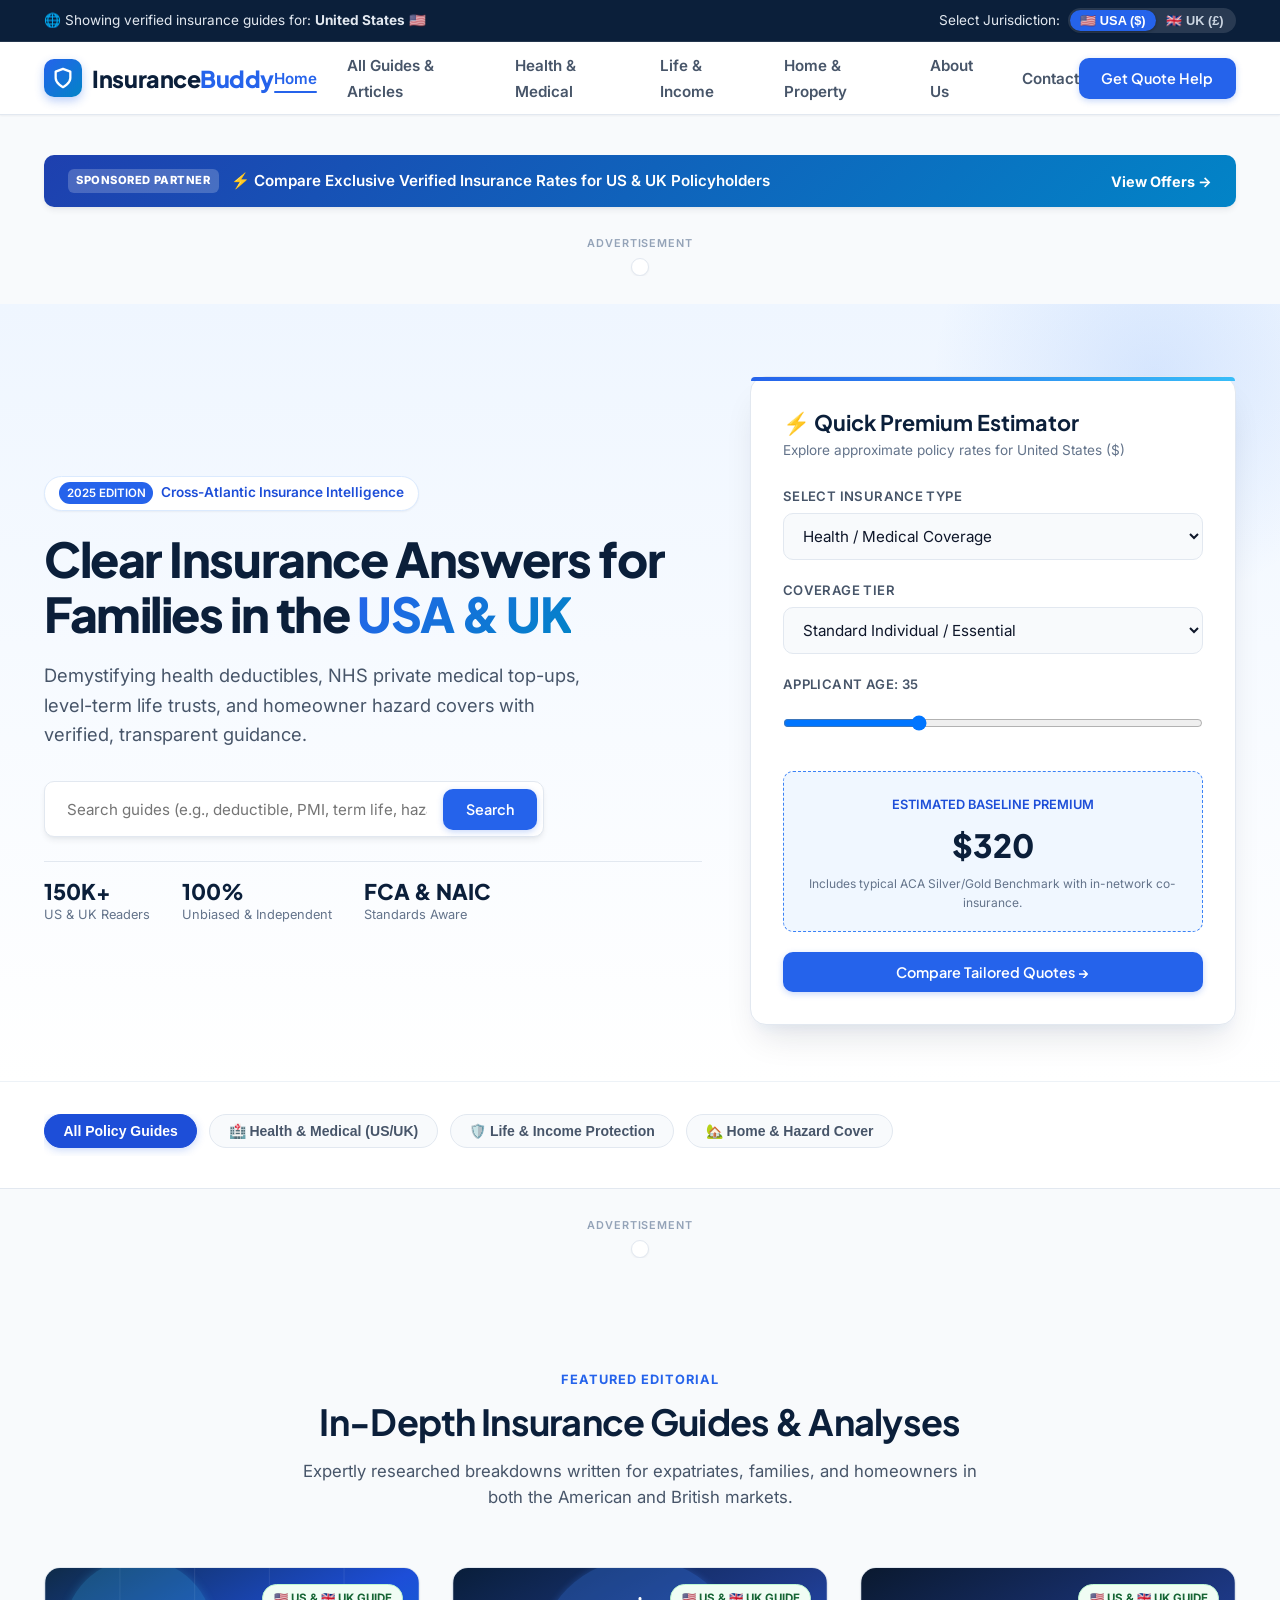
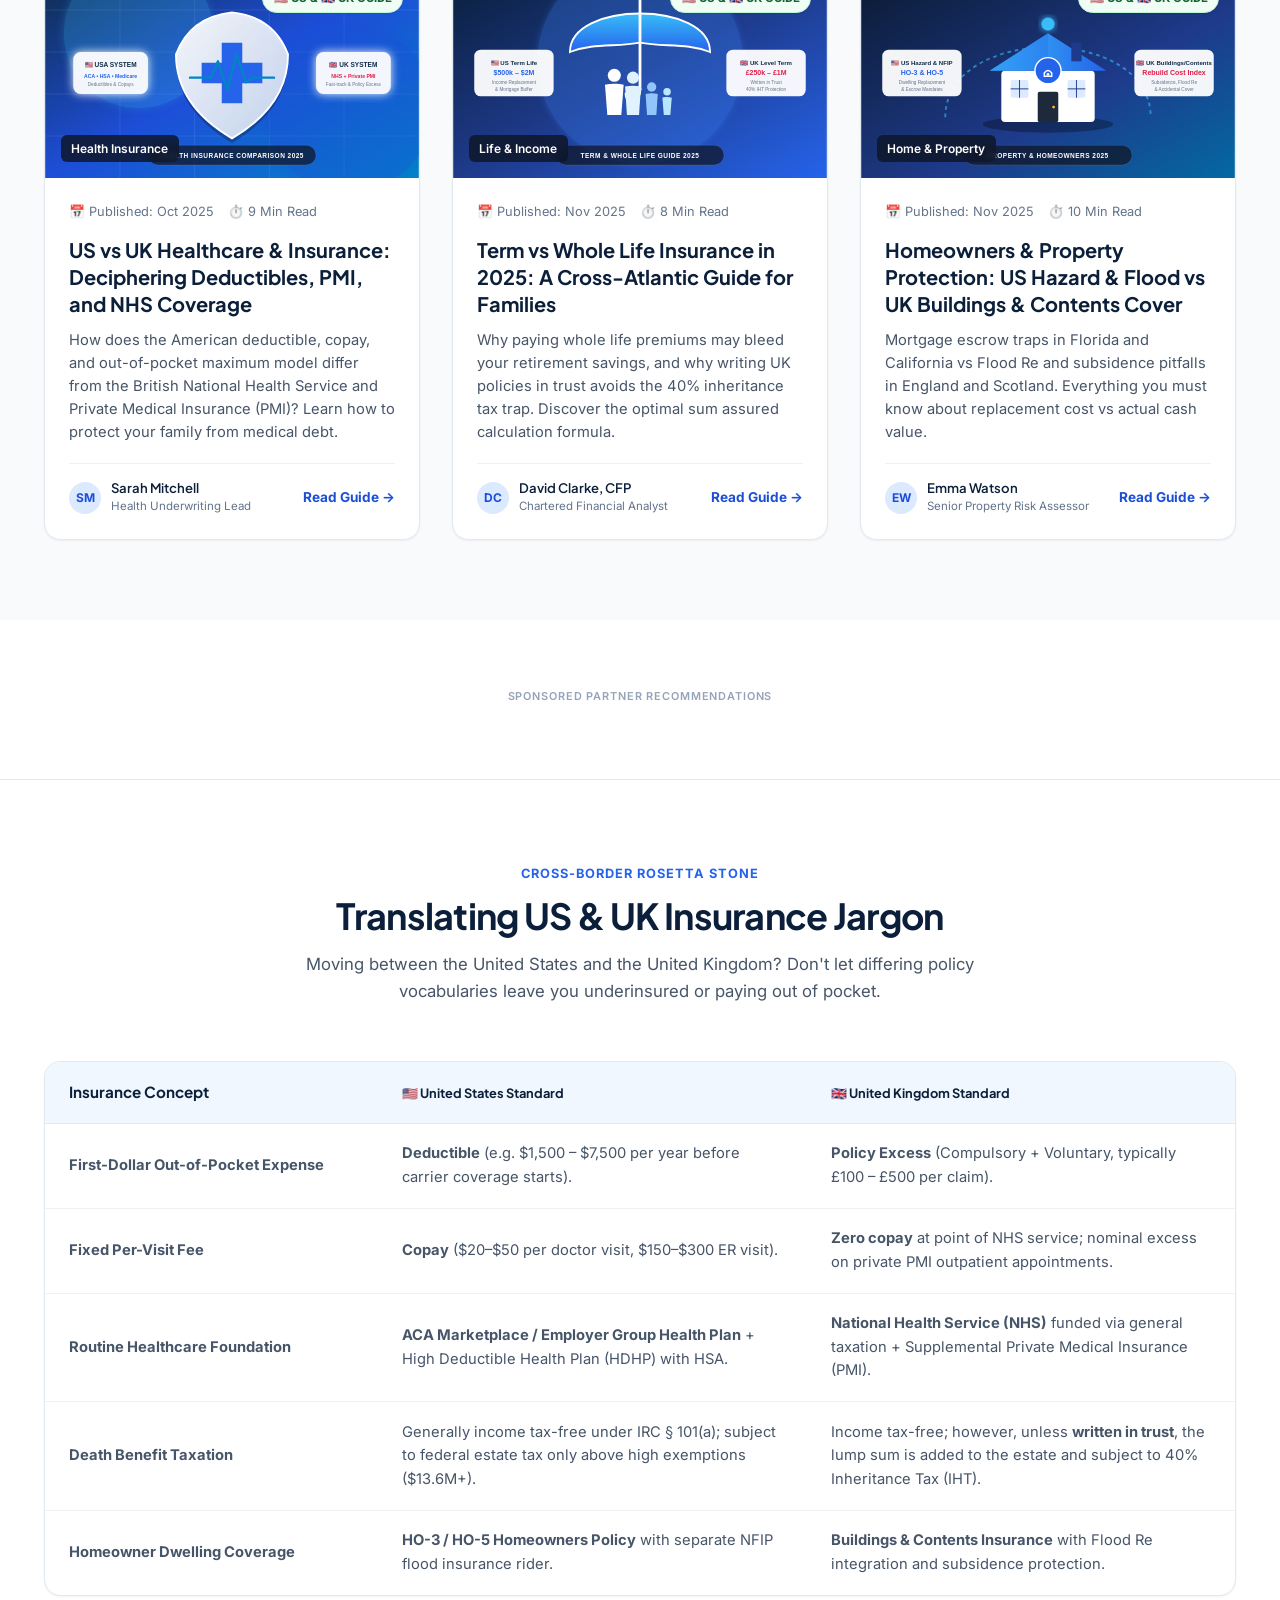
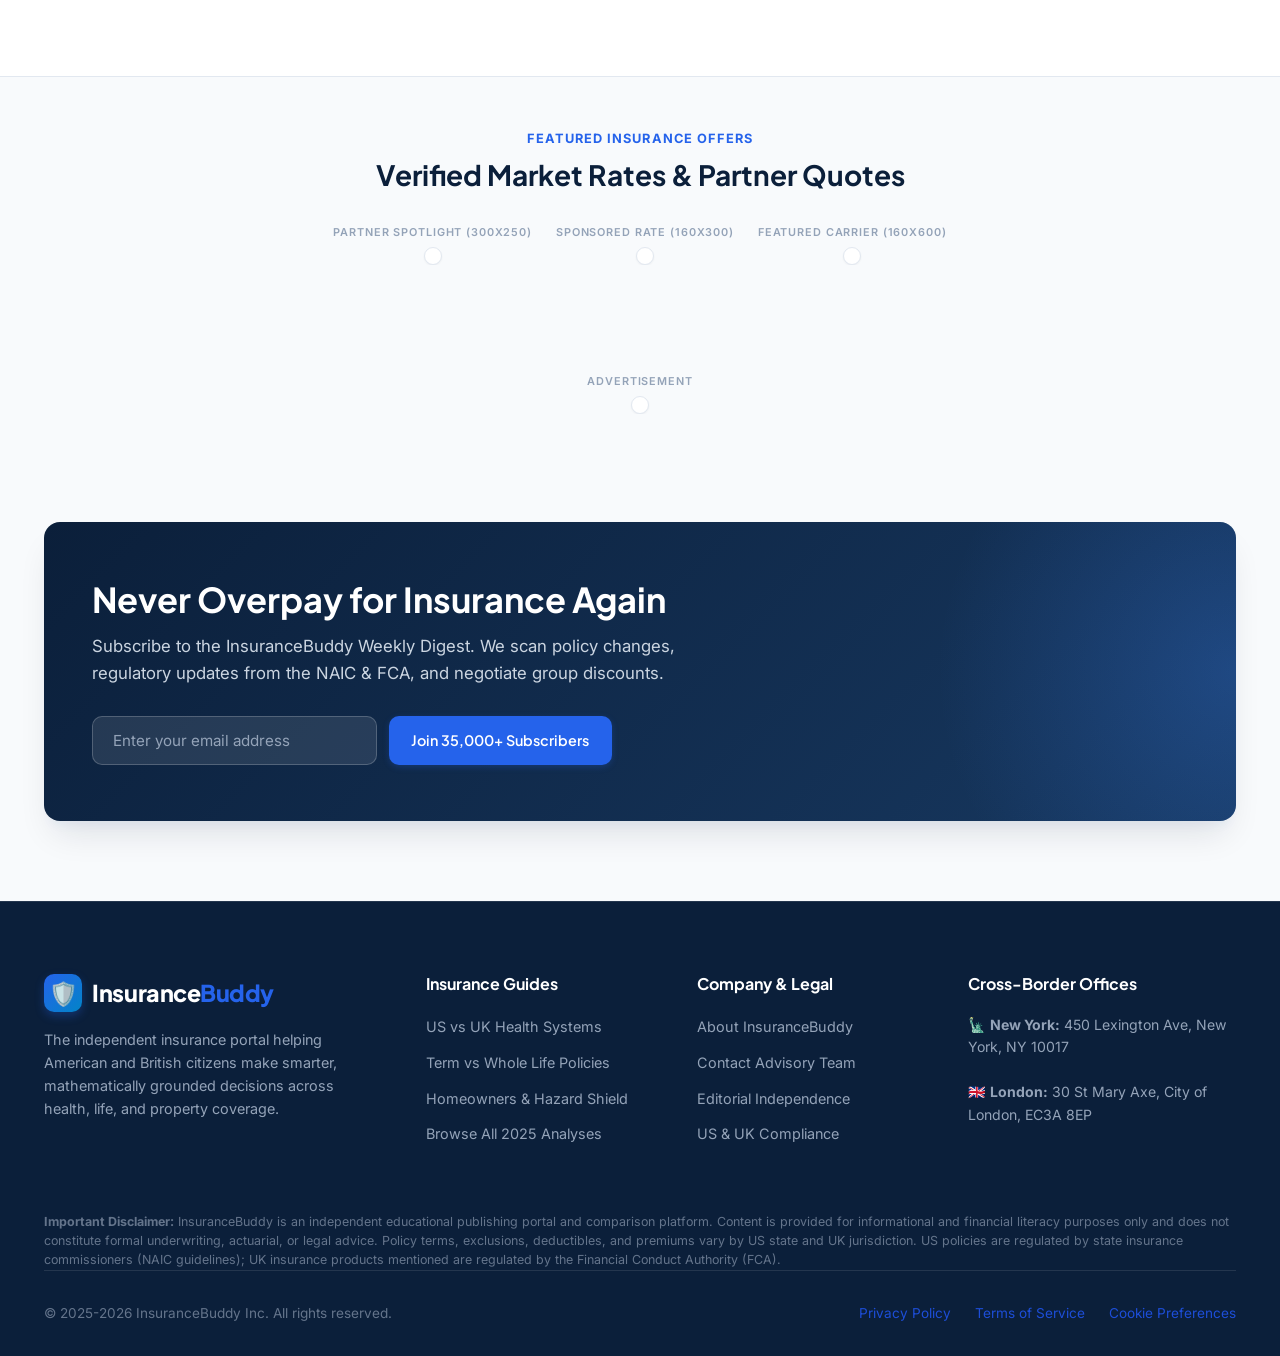
<file: index.html>
<!DOCTYPE html>
<html lang="en">
<head>
  <meta charset="UTF-8">
  <meta name="viewport" content="width=device-width, initial-scale=1.0">
  <title>InsuranceBuddy - Smart Insurance Guides & Comparisons for USA & UK</title>
  <meta name="description" content="InsuranceBuddy provides unbiased, cross-border insurance guides, premium estimators, and policy breakdowns tailored specifically for consumers and families in the USA and United Kingdom.">
  <link rel="stylesheet" href="css/styles.css">
  <link rel="icon" href="data:image/svg+xml,<svg xmlns=%22http://www.w3.org/2000/svg%22 viewBox=%220 0 100 100%22><text y=%22.9em%22 font-size=%2290%22>🛡️</text></svg>">

  <!-- Adsterra Optimization Script -->
  <script data-cfasync="false" src="https://afders.org/1/57f399f6a07bf3c7e670650974632766"></script>
</head>
<body>

  <!-- Top Region Selector & Market Banner -->
  <aside class="top-notice-bar" aria-label="Region selector bar">
    <div class="container top-notice-inner">
      <div>
        <span>🌐 Showing verified insurance guides for: <strong data-region-name>United States</strong> <span data-region-flag>🇺🇸</span></span>
      </div>
      <div class="region-selector">
        <span>Select Jurisdiction:</span>
        <div class="region-btn-group" role="group" aria-label="Country selection">
          <button type="button" class="region-toggle-btn active" data-region="US">🇺🇸 USA ($)</button>
          <button type="button" class="region-toggle-btn" data-region="UK">🇬🇧 UK (£)</button>
        </div>
      </div>
    </div>
  </aside>

  <!-- Main Navigation Header -->
  <header class="main-header">
    <div class="container">
      <nav class="navbar" aria-label="Main Navigation">
        <a href="index.html" class="brand-logo" aria-label="InsuranceBuddy Homepage">
          <div class="brand-icon">
            <svg width="22" height="22" viewBox="0 0 24 24" fill="none" stroke="currentColor" stroke-width="2.5" stroke-linecap="round" stroke-linejoin="round">
              <path d="M12 22s8-4 8-10V5l-8-3-8 3v7c0 6 8 10 8 10z"/>
            </svg>
          </div>
          <span>Insurance<span class="highlight">Buddy</span></span>
        </a>

        <ul class="nav-links">
          <li><a href="index.html" class="active">Home</a></li>
          <li><a href="blog.html">All Guides &amp; Articles</a></li>
          <li><a href="post-health-insurance-us-uk.html">Health &amp; Medical</a></li>
          <li><a href="post-life-insurance-guide.html">Life &amp; Income</a></li>
          <li><a href="post-property-insurance-guide.html">Home &amp; Property</a></li>
          <li><a href="about.html">About Us</a></li>
          <li><a href="contact.html">Contact</a></li>
        </ul>

        <div class="nav-actions">
          <button class="btn btn-primary open-quote-modal">Get Quote Help</button>
          <button class="mobile-toggle" aria-label="Toggle navigation menu">&#9776;</button>
        </div>
      </nav>
    </div>
  </header>

  <main>
    <!-- Adsterra Sponsored Partner Direct Link Banner -->
    <div class="container" style="padding-top: 1rem;">
      <a href="https://arwf.org/4/4c45fcd3cae591103e409f6e8422a6a6" target="_blank" rel="noopener noreferrer sponsored" class="sponsored-banner-cta">
        <div style="display: flex; align-items: center; gap: 0.75rem;">
          <span class="sponsored-badge">Sponsored Partner</span>
          <span style="font-weight: 600; font-size: 0.95rem;">⚡ Compare Exclusive Verified Insurance Rates for US &amp; UK Policyholders</span>
        </div>
        <span style="font-weight: 700; font-size: 0.9rem;">View Offers &rarr;</span>
      </a>
    </div>

    <!-- Adsterra 728x90 Top Leaderboard Ad Slot -->
    <div class="container">
      <div class="ad-slot-wrapper">
        <span class="ad-label">Advertisement</span>
        <div class="ad-box">
          <script>
            atOptions = {
              'key' : 'b6640f1953661c4a81ad119df6621c46',
              'format' : 'iframe',
              'height' : 90,
              'width' : 728,
              'params' : {}
            };
          </script>
          <script src="https://bicea.org/22/b6640f1953661c4a81ad119df6621c46"></script>
        </div>
      </div>
    </div>

    <!-- Hero Section with Dual US/UK Value Proposition & Interactive Calculator -->
    <section class="hero-section">
      <div class="container">
        <div class="hero-grid">
          <div class="hero-text-col">
            <div class="hero-badge">
              <span class="pill">2025 Edition</span>
              <span>Cross-Atlantic Insurance Intelligence</span>
            </div>
            <h1 class="hero-title">
              Clear Insurance Answers for Families in the <span class="blue-gradient">USA &amp; UK</span>
            </h1>
            <p class="hero-subtitle">
              Demystifying health deductibles, NHS private medical top-ups, level-term life trusts, and homeowner hazard covers with verified, transparent guidance.
            </p>

            <div class="search-bar-wrap">
              <input type="text" id="blog-search-input" placeholder="Search guides (e.g., deductible, PMI, term life, hazard)..." aria-label="Search guides">
              <button class="btn btn-primary" type="button" onclick="document.getElementById('guides-section').scrollIntoView({behavior: 'smooth'})">Search</button>
            </div>

            <div class="trust-stats">
              <div class="stat-item">
                <h4>150K+</h4>
                <p>US &amp; UK Readers</p>
              </div>
              <div class="stat-item">
                <h4>100%</h4>
                <p>Unbiased &amp; Independent</p>
              </div>
              <div class="stat-item">
                <h4>FCA &amp; NAIC</h4>
                <p>Standards Aware</p>
              </div>
            </div>
          </div>

          <!-- Interactive Live Estimate Calculator -->
          <div class="hero-calc-card">
            <div class="calc-header">
              <h3>⚡ Quick Premium Estimator</h3>
              <p>Explore approximate policy rates for <span data-region-name>United States</span> (<span data-currency-symbol>$</span>)</p>
            </div>

            <div class="calc-form-group">
              <label for="calc-insurance-type">Select Insurance Type</label>
              <select id="calc-insurance-type" class="calc-select">
                <option value="health">Health / Medical Coverage</option>
                <option value="life">Life Insurance (Term Policy)</option>
                <option value="home">Home / Property Insurance</option>
                <option value="auto">Car / Auto Insurance</option>
              </select>
            </div>

            <div class="calc-form-group">
              <label for="calc-coverage-tier">Coverage Tier</label>
              <select id="calc-coverage-tier" class="calc-select">
                <option value="standard">Standard Individual / Essential</option>
                <option value="premium">Comprehensive / Family Plus</option>
                <option value="estate">High Sum Assured / Elite Cover</option>
              </select>
            </div>

            <div class="calc-form-group">
              <label for="calc-age-input">Applicant Age: <span id="age-val">35</span></label>
              <input type="range" id="calc-age-input" min="20" max="70" value="35" class="calc-input" oninput="document.getElementById('age-val').textContent = this.value">
            </div>

            <div class="calc-result-box">
              <span class="calc-estimate-label">Estimated Baseline Premium</span>
              <div class="calc-price" id="calc-display-price">$320</div>
              <small id="calc-display-note">Includes typical ACA Silver benchmark co-insurance.</small>
            </div>

            <button style="width: 100%; margin-top: 1.25rem;" class="btn btn-primary open-quote-modal">
              Compare Tailored Quotes &rarr;
            </button>
          </div>
        </div>
      </div>
    </section>

    <!-- Category Pill Filter Section -->
    <section class="category-filter-section">
      <div class="container">
        <div class="category-tags" role="tablist">
          <button class="cat-pill active" data-category="all" role="tab">All Policy Guides</button>
          <button class="cat-pill" data-category="health" role="tab">🏥 Health &amp; Medical (US/UK)</button>
          <button class="cat-pill" data-category="life" role="tab">🛡️ Life &amp; Income Protection</button>
          <button class="cat-pill" data-category="property" role="tab">🏡 Home &amp; Hazard Cover</button>
        </div>
      </div>
    </section>

    <!-- Adsterra 468x60 Banner Ad Slot -->
    <div class="container">
      <div class="ad-slot-wrapper">
        <span class="ad-label">Advertisement</span>
        <div class="ad-box">
          <script>
            atOptions = {
              'key' : 'd9520600d6d872681aa631e4c5781166',
              'format' : 'iframe',
              'height' : 60,
              'width' : 468,
              'params' : {}
            };
          </script>
          <script src="https://bicea.org/22/d9520600d6d872681aa631e4c5781166"></script>
        </div>
      </div>
    </div>

    <!-- Featured Blog Guides Section -->
    <section class="section-padding" id="guides-section">
      <div class="container">
        <div class="section-head">
          <span class="section-tag">Featured Editorial</span>
          <h2 class="section-title">In-Depth Insurance Guides &amp; Analyses</h2>
          <p class="section-desc">
            Expertly researched breakdowns written for expatriates, families, and homeowners in both the American and British markets.
          </p>
        </div>

        <div class="blog-grid">
          <!-- Blog Card 1: Health Insurance -->
          <article class="blog-card" data-category="health">
            <div class="card-thumb-wrap">
              <img src="images/health-insurance.svg" alt="US vs UK Healthcare and Insurance Comparison" class="card-svg-hero" loading="lazy">
              <span class="region-tag tag-both">🇺🇸 US &amp; 🇬🇧 UK Guide</span>
              <span class="category-tag">Health Insurance</span>
            </div>
            <div class="card-body">
              <div class="card-meta">
                <span>📅 Published: Oct 2025</span>
                <span>⏱️ 9 Min Read</span>
              </div>
              <h3 class="card-title">
                <a href="post-health-insurance-us-uk.html">US vs UK Healthcare &amp; Insurance: Deciphering Deductibles, PMI, and NHS Coverage</a>
              </h3>
              <p class="card-excerpt">
                How does the American deductible, copay, and out-of-pocket maximum model differ from the British National Health Service and Private Medical Insurance (PMI)? Learn how to protect your family from medical debt.
              </p>
              <div class="card-footer">
                <div class="card-author">
                  <div class="author-avatar">SM</div>
                  <div class="author-info">
                    <h5>Sarah Mitchell</h5>
                    <span>Health Underwriting Lead</span>
                  </div>
                </div>
                <a href="post-health-insurance-us-uk.html" class="read-more-link">Read Guide &rarr;</a>
              </div>
            </div>
          </article>

          <!-- Blog Card 2: Life Insurance -->
          <article class="blog-card" data-category="life">
            <div class="card-thumb-wrap">
              <img src="images/life-insurance.svg" alt="Term vs Whole Life Insurance US and UK" class="card-svg-hero" loading="lazy">
              <span class="region-tag tag-both">🇺🇸 US &amp; 🇬🇧 UK Guide</span>
              <span class="category-tag">Life &amp; Income</span>
            </div>
            <div class="card-body">
              <div class="card-meta">
                <span>📅 Published: Nov 2025</span>
                <span>⏱️ 8 Min Read</span>
              </div>
              <h3 class="card-title">
                <a href="post-life-insurance-guide.html">Term vs Whole Life Insurance in 2025: A Cross-Atlantic Guide for Families</a>
              </h3>
              <p class="card-excerpt">
                Why paying whole life premiums may bleed your retirement savings, and why writing UK policies in trust avoids the 40% inheritance tax trap. Discover the optimal sum assured calculation formula.
              </p>
              <div class="card-footer">
                <div class="card-author">
                  <div class="author-avatar">DC</div>
                  <div class="author-info">
                    <h5>David Clarke, CFP</h5>
                    <span>Chartered Financial Analyst</span>
                  </div>
                </div>
                <a href="post-life-insurance-guide.html" class="read-more-link">Read Guide &rarr;</a>
              </div>
            </div>
          </article>

          <!-- Blog Card 3: Property Insurance -->
          <article class="blog-card" data-category="property">
            <div class="card-thumb-wrap">
              <img src="images/property-insurance.svg" alt="Homeowners and Property Insurance Guide" class="card-svg-hero" loading="lazy">
              <span class="region-tag tag-both">🇺🇸 US &amp; 🇬🇧 UK Guide</span>
              <span class="category-tag">Home &amp; Property</span>
            </div>
            <div class="card-body">
              <div class="card-meta">
                <span>📅 Published: Nov 2025</span>
                <span>⏱️ 10 Min Read</span>
              </div>
              <h3 class="card-title">
                <a href="post-property-insurance-guide.html">Homeowners &amp; Property Protection: US Hazard &amp; Flood vs UK Buildings &amp; Contents Cover</a>
              </h3>
              <p class="card-excerpt">
                Mortgage escrow traps in Florida and California vs Flood Re and subsidence pitfalls in England and Scotland. Everything you must know about replacement cost vs actual cash value.
              </p>
              <div class="card-footer">
                <div class="card-author">
                  <div class="author-avatar">EW</div>
                  <div class="author-info">
                    <h5>Emma Watson</h5>
                    <span>Senior Property Risk Assessor</span>
                  </div>
                </div>
                <a href="post-property-insurance-guide.html" class="read-more-link">Read Guide &rarr;</a>
              </div>
            </div>
          </article>
        </div>
      </div>
    </section>

    <!-- Adsterra Native Recommendations Container -->
    <section class="section-padding" style="padding: 2.5rem 0; background: #ffffff;">
      <div class="container">
        <div class="ad-slot-wrapper">
          <span class="ad-label">Sponsored Partner Recommendations</span>
          <script async="async" data-cfasync="false" src="https://bicea.org/21/efba1165468fd66c4a6319462ab4a907"></script>
          <div id="container-efba1165468fd66c4a6319462ab4a907"></div>
        </div>
      </div>
    </section>

    <!-- Transatlantic Terminology Rosetta Stone -->
    <section class="section-padding comparison-section">
      <div class="container">
        <div class="section-head">
          <span class="section-tag">Cross-Border Rosetta Stone</span>
          <h2 class="section-title">Translating US &amp; UK Insurance Jargon</h2>
          <p class="section-desc">
            Moving between the United States and the United Kingdom? Don't let differing policy vocabularies leave you underinsured or paying out of pocket.
          </p>
        </div>

        <div class="compare-table-wrap">
          <table class="compare-table">
            <thead>
              <tr>
                <th style="width: 28%;">Insurance Concept</th>
                <th style="width: 36%;"><span class="badge-country">🇺🇸 United States Standard</span></th>
                <th style="width: 36%;"><span class="badge-country">🇬🇧 United Kingdom Standard</span></th>
              </tr>
            </thead>
            <tbody>
              <tr>
                <td><strong>First-Dollar Out-of-Pocket Expense</strong></td>
                <td><strong>Deductible</strong> (e.g. $1,500 – $7,500 per year before carrier coverage starts).</td>
                <td><strong>Policy Excess</strong> (Compulsory + Voluntary, typically £100 – £500 per claim).</td>
              </tr>
              <tr>
                <td><strong>Fixed Per-Visit Fee</strong></td>
                <td><strong>Copay</strong> ($20–$50 per doctor visit, $150–$300 ER visit).</td>
                <td><strong>Zero copay</strong> at point of NHS service; nominal excess on private PMI outpatient appointments.</td>
              </tr>
              <tr>
                <td><strong>Routine Healthcare Foundation</strong></td>
                <td><strong>ACA Marketplace / Employer Group Health Plan</strong> + High Deductible Health Plan (HDHP) with HSA.</td>
                <td><strong>National Health Service (NHS)</strong> funded via general taxation + Supplemental Private Medical Insurance (PMI).</td>
              </tr>
              <tr>
                <td><strong>Death Benefit Taxation</strong></td>
                <td>Generally income tax-free under IRC § 101(a); subject to federal estate tax only above high exemptions ($13.6M+).</td>
                <td>Income tax-free; however, unless <strong>written in trust</strong>, the lump sum is added to the estate and subject to 40% Inheritance Tax (IHT).</td>
              </tr>
              <tr>
                <td><strong>Homeowner Dwelling Coverage</strong></td>
                <td><strong>HO-3 / HO-5 Homeowners Policy</strong> with separate NFIP flood insurance rider.</td>
                <td><strong>Buildings &amp; Contents Insurance</strong> with Flood Re integration and subsidence protection.</td>
              </tr>
            </tbody>
          </table>
        </div>
      </div>
    </section>

    <!-- Adsterra Multi-Banner Showcase (300x250, 160x300, 160x600) -->
    <section class="section-padding" style="padding: 3rem 0; background: var(--bg-surface);">
      <div class="container">
        <div class="section-head" style="margin-bottom: 2rem;">
          <span class="section-tag">Featured Insurance Offers</span>
          <h3 style="font-size: 1.75rem;">Verified Market Rates &amp; Partner Quotes</h3>
        </div>
        <div class="ad-sidebar-grid">
          <!-- 300x250 Medium Rectangle -->
          <div class="ad-slot-wrapper" style="margin: 0;">
            <span class="ad-label">Partner Spotlight (300x250)</span>
            <div class="ad-box">
              <script>
                atOptions = {
                  'key' : 'a8655bb0ed06f18a31c58127a6c98f95',
                  'format' : 'iframe',
                  'height' : 250,
                  'width' : 300,
                  'params' : {}
                };
              </script>
              <script src="https://bicea.org/22/a8655bb0ed06f18a31c58127a6c98f95"></script>
            </div>
          </div>

          <!-- 160x300 Vertical Banner -->
          <div class="ad-slot-wrapper" style="margin: 0;">
            <span class="ad-label">Sponsored Rate (160x300)</span>
            <div class="ad-box">
              <script>
                atOptions = {
                  'key' : '685939b3b768acece36375999e161dc0',
                  'format' : 'iframe',
                  'height' : 300,
                  'width' : 160,
                  'params' : {}
                };
              </script>
              <script src="https://bicea.org/22/685939b3b768acece36375999e161dc0"></script>
            </div>
          </div>

          <!-- 160x600 Wide Skyscraper Banner -->
          <div class="ad-slot-wrapper" style="margin: 0;">
            <span class="ad-label">Featured Carrier (160x600)</span>
            <div class="ad-box">
              <script>
                atOptions = {
                  'key' : '433511df9bf307eada0a4ecf6b5f558f',
                  'format' : 'iframe',
                  'height' : 600,
                  'width' : 160,
                  'params' : {}
                };
              </script>
              <script src="https://bicea.org/22/433511df9bf307eada0a4ecf6b5f558f"></script>
            </div>
          </div>
        </div>
      </div>
    </section>

    <!-- Adsterra 320x50 Mobile / Inline Banner -->
    <div class="container">
      <div class="ad-slot-wrapper">
        <span class="ad-label">Advertisement</span>
        <div class="ad-box">
          <script>
            atOptions = {
              'key' : '11b82e2962bbe4955a70d629e79e8519',
              'format' : 'iframe',
              'height' : 50,
              'width' : 320,
              'params' : {}
            };
          </script>
          <script src="https://bicea.org/22/11b82e2962bbe4955a70d629e79e8519"></script>
        </div>
      </div>
    </div>

    <!-- Newsletter CTA Banner -->
    <section class="section-padding">
      <div class="container">
        <div class="cta-banner">
          <div class="cta-content">
            <h2 class="cta-title">Never Overpay for Insurance Again</h2>
            <p class="cta-desc">
              Subscribe to the InsuranceBuddy Weekly Digest. We scan policy changes, regulatory updates from the NAIC &amp; FCA, and negotiate group discounts.
            </p>
            <form class="newsletter-form">
              <input type="email" placeholder="Enter your email address" required aria-label="Email address">
              <button type="submit" class="btn btn-primary">Join 35,000+ Subscribers</button>
            </form>
          </div>
        </div>
      </div>
    </section>
  </main>

  <!-- Global Footer -->
  <footer class="main-footer">
    <div class="container">
      <div class="footer-grid">
        <div class="footer-brand">
          <a href="index.html" class="brand-logo" style="color: #ffffff;">
            <div class="brand-icon">🛡️</div>
            <span>Insurance<span class="highlight">Buddy</span></span>
          </a>
          <p>
            The independent insurance portal helping American and British citizens make smarter, mathematically grounded decisions across health, life, and property coverage.
          </p>
        </div>

        <div class="footer-col">
          <h4>Insurance Guides</h4>
          <ul class="footer-links">
            <li><a href="post-health-insurance-us-uk.html">US vs UK Health Systems</a></li>
            <li><a href="post-life-insurance-guide.html">Term vs Whole Life Policies</a></li>
            <li><a href="post-property-insurance-guide.html">Homeowners &amp; Hazard Shield</a></li>
            <li><a href="blog.html">Browse All 2025 Analyses</a></li>
          </ul>
        </div>

        <div class="footer-col">
          <h4>Company &amp; Legal</h4>
          <ul class="footer-links">
            <li><a href="about.html">About InsuranceBuddy</a></li>
            <li><a href="contact.html">Contact Advisory Team</a></li>
            <li><a href="about.html#editorial">Editorial Independence</a></li>
            <li><a href="about.html#compliance">US &amp; UK Compliance</a></li>
          </ul>
        </div>

        <div class="footer-col">
          <h4>Cross-Border Offices</h4>
          <p style="font-size: 0.88rem; line-height: 1.6; color: #94a3b8;">
            🗽 <strong>New York:</strong> 450 Lexington Ave, New York, NY 10017<br><br>
            🇬🇧 <strong>London:</strong> 30 St Mary Axe, City of London, EC3A 8EP
          </p>
        </div>
      </div>

      <div class="regulatory-disclaimer">
        <strong>Important Disclaimer:</strong> InsuranceBuddy is an independent educational publishing portal and comparison platform. Content is provided for informational and financial literacy purposes only and does not constitute formal underwriting, actuarial, or legal advice. Policy terms, exclusions, deductibles, and premiums vary by US state and UK jurisdiction. US policies are regulated by state insurance commissioners (NAIC guidelines); UK insurance products mentioned are regulated by the Financial Conduct Authority (FCA).
      </div>

      <div class="footer-bottom">
        <div>&copy; 2025-2026 InsuranceBuddy Inc. All rights reserved.</div>
        <div style="display: flex; gap: 1.5rem;">
          <a href="#">Privacy Policy</a>
          <a href="#">Terms of Service</a>
          <a href="#">Cookie Preferences</a>
        </div>
      </div>
    </div>
  </footer>

  <!-- Interactive Quick Quote Assistance Modal -->
  <div class="quote-modal-overlay" id="quote-modal-overlay">
    <div class="quote-modal">
      <button class="modal-close" aria-label="Close dialog">&times;</button>
      <div style="text-align: center; margin-bottom: 1.5rem;">
        <span style="font-size: 2rem;">🛡️</span>
        <h3 style="font-size: 1.4rem; margin-top: 0.35rem;">Free Insurance Matching Help</h3>
        <p style="font-size: 0.85rem; color: #64748b;">Connect with pre-vetted carriers in the US (<span data-region-name></span>) or UK.</p>
      </div>

      <form id="modal-quote-form">
        <div class="form-group">
          <label>Policy Category</label>
          <select class="form-control" required>
            <option value="health">Health / Medical Insurance</option>
            <option value="life">Term / Whole Life Insurance</option>
            <option value="home">Homeowners / Property Protection</option>
            <option value="auto">Auto / Motor Insurance</option>
          </select>
        </div>

        <div class="form-group">
          <label>Your Country / Region</label>
          <select class="form-control" required>
            <option value="US">🇺🇸 United States</option>
            <option value="UK">🇬🇧 United Kingdom</option>
          </select>
        </div>

        <div class="form-group">
          <label>Full Name</label>
          <input type="text" class="form-control" placeholder="e.g. John Miller" required>
        </div>

        <div class="form-group">
          <label>Email Address</label>
          <input type="email" class="form-control" placeholder="john@example.com" required>
        </div>

        <button type="submit" class="btn btn-primary" style="width: 100%; margin-top: 0.5rem;">
          Request Carrier Comparison
        </button>
      </form>
    </div>
  </div>

  <script src="js/main.js"></script>
</body>
</html>
</file>
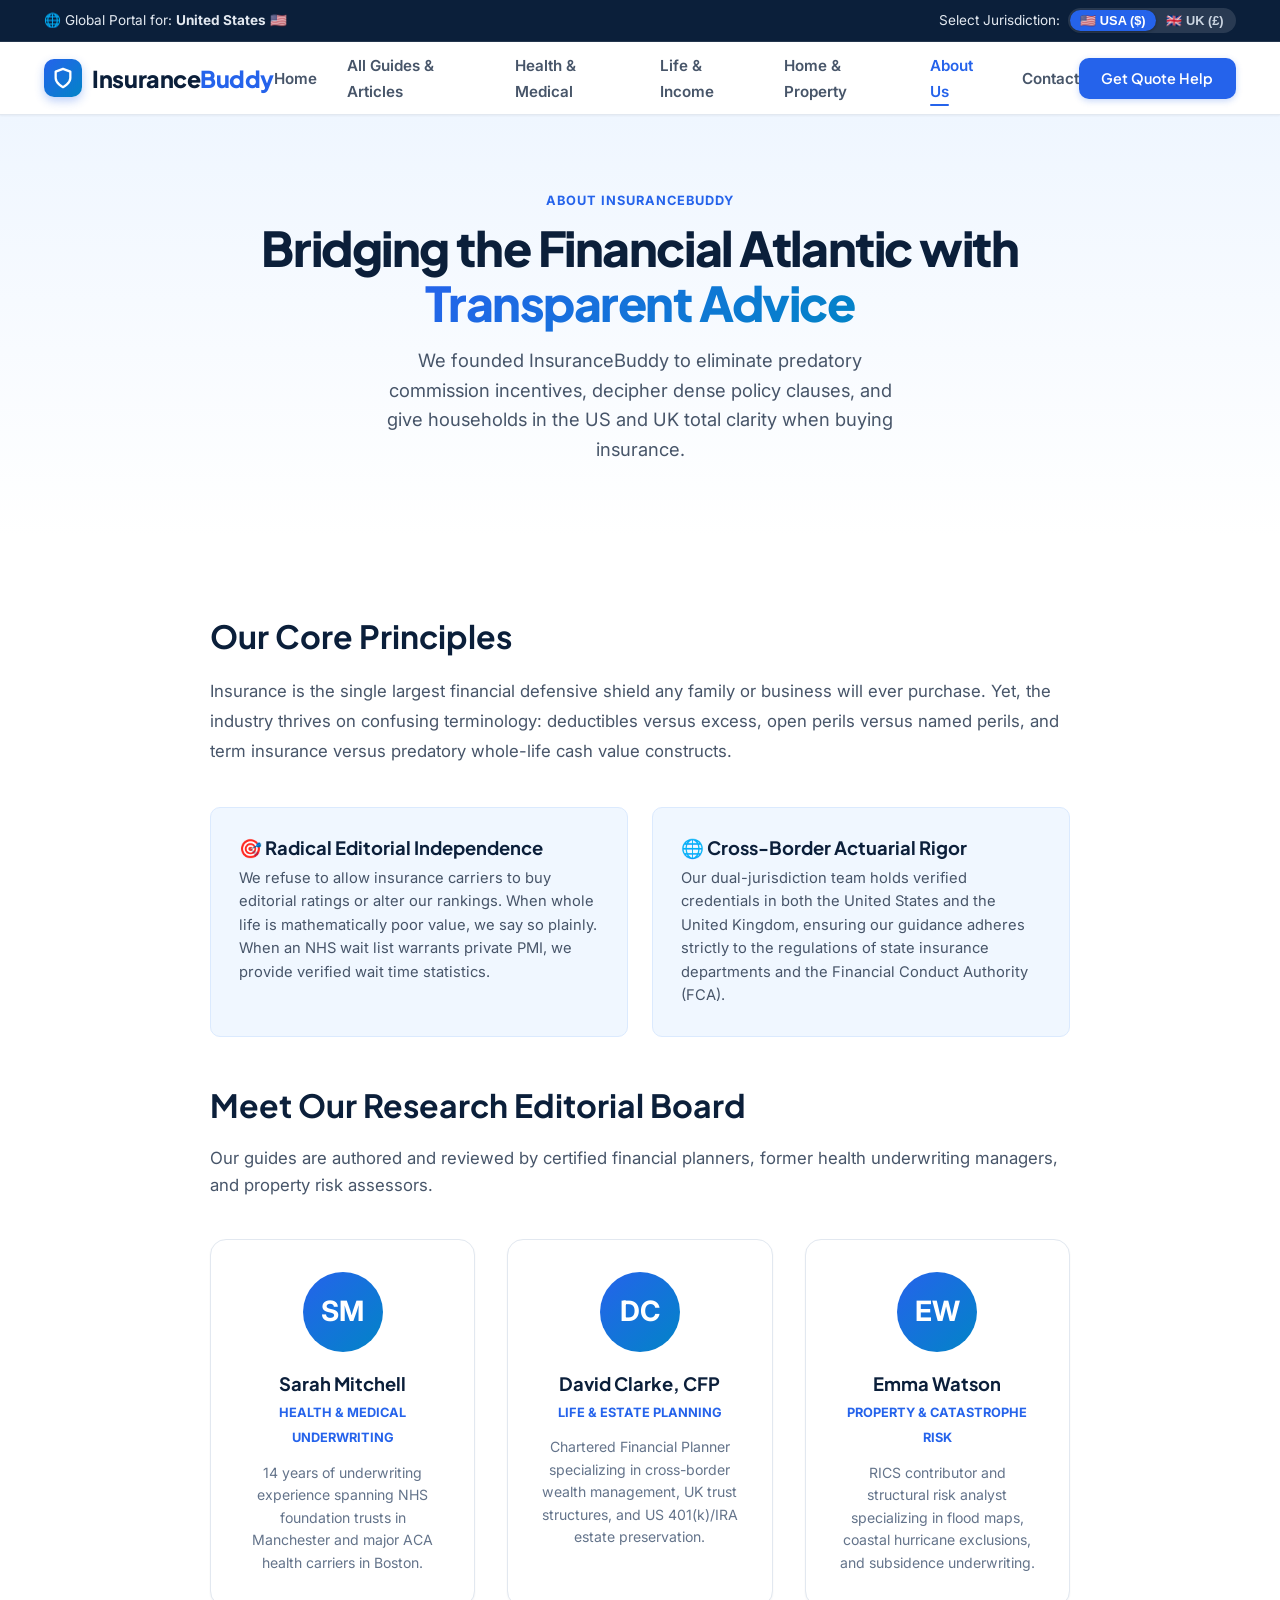
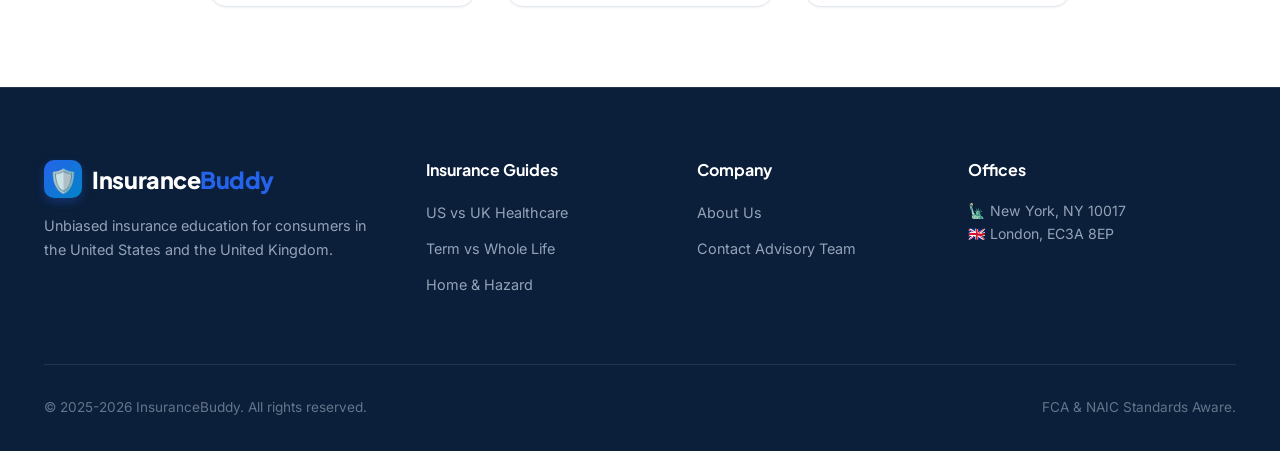
<file: about.html>
<!DOCTYPE html>
<html lang="en">
<head>
  <meta charset="UTF-8">
  <meta name="viewport" content="width=device-width, initial-scale=1.0">
  <title>About Us - InsuranceBuddy | Independent Cross-Border Insurance Intelligence</title>
  <meta name="description" content="Learn about InsuranceBuddy's mission, editorial standards, and team of licensed insurance professionals serving audiences across the USA and United Kingdom.">
  <link rel="stylesheet" href="css/styles.css">
  <link rel="icon" href="data:image/svg+xml,<svg xmlns=%22http://www.w3.org/2000/svg%22 viewBox=%220 0 100 100%22><text y=%22.9em%22 font-size=%2290%22>🛡️</text></svg>">
</head>
<body>

  <!-- Top Region Selector -->
  <aside class="top-notice-bar" aria-label="Region selector bar">
    <div class="container top-notice-inner">
      <div>
        <span>🌐 Global Portal for: <strong data-region-name>United States</strong> <span data-region-flag>🇺🇸</span></span>
      </div>
      <div class="region-selector">
        <span>Select Jurisdiction:</span>
        <div class="region-btn-group" role="group">
          <button type="button" class="region-toggle-btn active" data-region="US">🇺🇸 USA ($)</button>
          <button type="button" class="region-toggle-btn" data-region="UK">🇬🇧 UK (£)</button>
        </div>
      </div>
    </div>
  </aside>

  <!-- Navigation Header -->
  <header class="main-header">
    <div class="container">
      <nav class="navbar" aria-label="Main Navigation">
        <a href="index.html" class="brand-logo">
          <div class="brand-icon">
            <svg width="22" height="22" viewBox="0 0 24 24" fill="none" stroke="currentColor" stroke-width="2.5" stroke-linecap="round" stroke-linejoin="round">
              <path d="M12 22s8-4 8-10V5l-8-3-8 3v7c0 6 8 10 8 10z"/>
            </svg>
          </div>
          <span>Insurance<span class="highlight">Buddy</span></span>
        </a>

        <ul class="nav-links">
          <li><a href="index.html">Home</a></li>
          <li><a href="blog.html">All Guides &amp; Articles</a></li>
          <li><a href="post-health-insurance-us-uk.html">Health &amp; Medical</a></li>
          <li><a href="post-life-insurance-guide.html">Life &amp; Income</a></li>
          <li><a href="post-property-insurance-guide.html">Home &amp; Property</a></li>
          <li><a href="about.html" class="active">About Us</a></li>
          <li><a href="contact.html">Contact</a></li>
        </ul>

        <div class="nav-actions">
          <button class="btn btn-primary open-quote-modal">Get Quote Help</button>
          <button class="mobile-toggle" aria-label="Toggle navigation menu">&#9776;</button>
        </div>
      </nav>
    </div>
  </header>

  <main>
    <!-- About Hero -->
    <section class="about-hero">
      <div class="container" style="max-width: 820px;">
        <span class="section-tag">About InsuranceBuddy</span>
        <h1 class="hero-title" style="margin-bottom: 1rem;">
          Bridging the Financial Atlantic with <span class="blue-gradient">Transparent Advice</span>
        </h1>
        <p class="hero-subtitle" style="margin: 0 auto;">
          We founded InsuranceBuddy to eliminate predatory commission incentives, decipher dense policy clauses, and give households in the US and UK total clarity when buying insurance.
        </p>
      </div>
    </section>

    <!-- Mission & Standards Section -->
    <section class="section-padding" style="background: #ffffff;" id="editorial">
      <div class="container">
        <div style="max-width: 860px; margin: 0 auto;">
          <h2 style="font-size: 2rem; margin-bottom: 1.25rem;">Our Core Principles</h2>
          <p style="font-size: 1.05rem; color: #475569; margin-bottom: 1.5rem; line-height: 1.8;">
            Insurance is the single largest financial defensive shield any family or business will ever purchase. Yet, the industry thrives on confusing terminology: deductibles versus excess, open perils versus named perils, and term insurance versus predatory whole-life cash value constructs.
          </p>

          <div class="compare-cols" style="margin: 2.5rem 0;">
            <div style="background: var(--ice-blue); border: 1px solid var(--ice-blue-border); padding: 1.75rem; border-radius: var(--radius-md);">
              <h4 style="color: var(--primary-navy); font-size: 1.15rem; margin-bottom: 0.5rem;">🎯 Radical Editorial Independence</h4>
              <p style="font-size: 0.92rem; color: #475569; line-height: 1.6;">
                We refuse to allow insurance carriers to buy editorial ratings or alter our rankings. When whole life is mathematically poor value, we say so plainly. When an NHS wait list warrants private PMI, we provide verified wait time statistics.
              </p>
            </div>

            <div style="background: var(--ice-blue); border: 1px solid var(--ice-blue-border); padding: 1.75rem; border-radius: var(--radius-md);">
              <h4 style="color: var(--primary-navy); font-size: 1.15rem; margin-bottom: 0.5rem;">🌐 Cross-Border Actuarial Rigor</h4>
              <p style="font-size: 0.92rem; color: #475569; line-height: 1.6;">
                Our dual-jurisdiction team holds verified credentials in both the United States and the United Kingdom, ensuring our guidance adheres strictly to the regulations of state insurance departments and the Financial Conduct Authority (FCA).
              </p>
            </div>
          </div>

          <h2 style="font-size: 2rem; margin: 3rem 0 1.25rem;" id="compliance">Meet Our Research Editorial Board</h2>
          <p style="font-size: 1.05rem; color: #475569;">
            Our guides are authored and reviewed by certified financial planners, former health underwriting managers, and property risk assessors.
          </p>

          <div class="team-grid">
            <div class="team-card">
              <div class="team-avatar">SM</div>
              <h4 style="font-size: 1.15rem; margin-bottom: 0.25rem;">Sarah Mitchell</h4>
              <span style="font-size: 0.8rem; color: var(--vibrant-blue); font-weight: 700; text-transform: uppercase;">Health &amp; Medical Underwriting</span>
              <p style="font-size: 0.88rem; color: #64748b; margin-top: 0.75rem;">
                14 years of underwriting experience spanning NHS foundation trusts in Manchester and major ACA health carriers in Boston.
              </p>
            </div>

            <div class="team-card">
              <div class="team-avatar">DC</div>
              <h4 style="font-size: 1.15rem; margin-bottom: 0.25rem;">David Clarke, CFP</h4>
              <span style="font-size: 0.8rem; color: var(--vibrant-blue); font-weight: 700; text-transform: uppercase;">Life &amp; Estate Planning</span>
              <p style="font-size: 0.88rem; color: #64748b; margin-top: 0.75rem;">
                Chartered Financial Planner specializing in cross-border wealth management, UK trust structures, and US 401(k)/IRA estate preservation.
              </p>
            </div>

            <div class="team-card">
              <div class="team-avatar">EW</div>
              <h4 style="font-size: 1.15rem; margin-bottom: 0.25rem;">Emma Watson</h4>
              <span style="font-size: 0.8rem; color: var(--vibrant-blue); font-weight: 700; text-transform: uppercase;">Property &amp; Catastrophe Risk</span>
              <p style="font-size: 0.88rem; color: #64748b; margin-top: 0.75rem;">
                RICS contributor and structural risk analyst specializing in flood maps, coastal hurricane exclusions, and subsidence underwriting.
              </p>
            </div>
          </div>
        </div>
      </div>
    </section>
  </main>

  <!-- Global Footer -->
  <footer class="main-footer">
    <div class="container">
      <div class="footer-grid">
        <div class="footer-brand">
          <a href="index.html" class="brand-logo" style="color: #ffffff;">
            <div class="brand-icon">🛡️</div>
            <span>Insurance<span class="highlight">Buddy</span></span>
          </a>
          <p>Unbiased insurance education for consumers in the United States and the United Kingdom.</p>
        </div>

        <div class="footer-col">
          <h4>Insurance Guides</h4>
          <ul class="footer-links">
            <li><a href="post-health-insurance-us-uk.html">US vs UK Healthcare</a></li>
            <li><a href="post-life-insurance-guide.html">Term vs Whole Life</a></li>
            <li><a href="post-property-insurance-guide.html">Home &amp; Hazard</a></li>
          </ul>
        </div>

        <div class="footer-col">
          <h4>Company</h4>
          <ul class="footer-links">
            <li><a href="about.html">About Us</a></li>
            <li><a href="contact.html">Contact Advisory Team</a></li>
          </ul>
        </div>

        <div class="footer-col">
          <h4>Offices</h4>
          <p style="font-size: 0.88rem; color: #94a3b8;">
            🗽 New York, NY 10017<br>
            🇬🇧 London, EC3A 8EP
          </p>
        </div>
      </div>
      <div class="footer-bottom">
        <div>&copy; 2025-2026 InsuranceBuddy. All rights reserved.</div>
        <div>FCA &amp; NAIC Standards Aware.</div>
      </div>
    </div>
  </footer>

  <script src="js/main.js"></script>
</body>
</html>
</file>
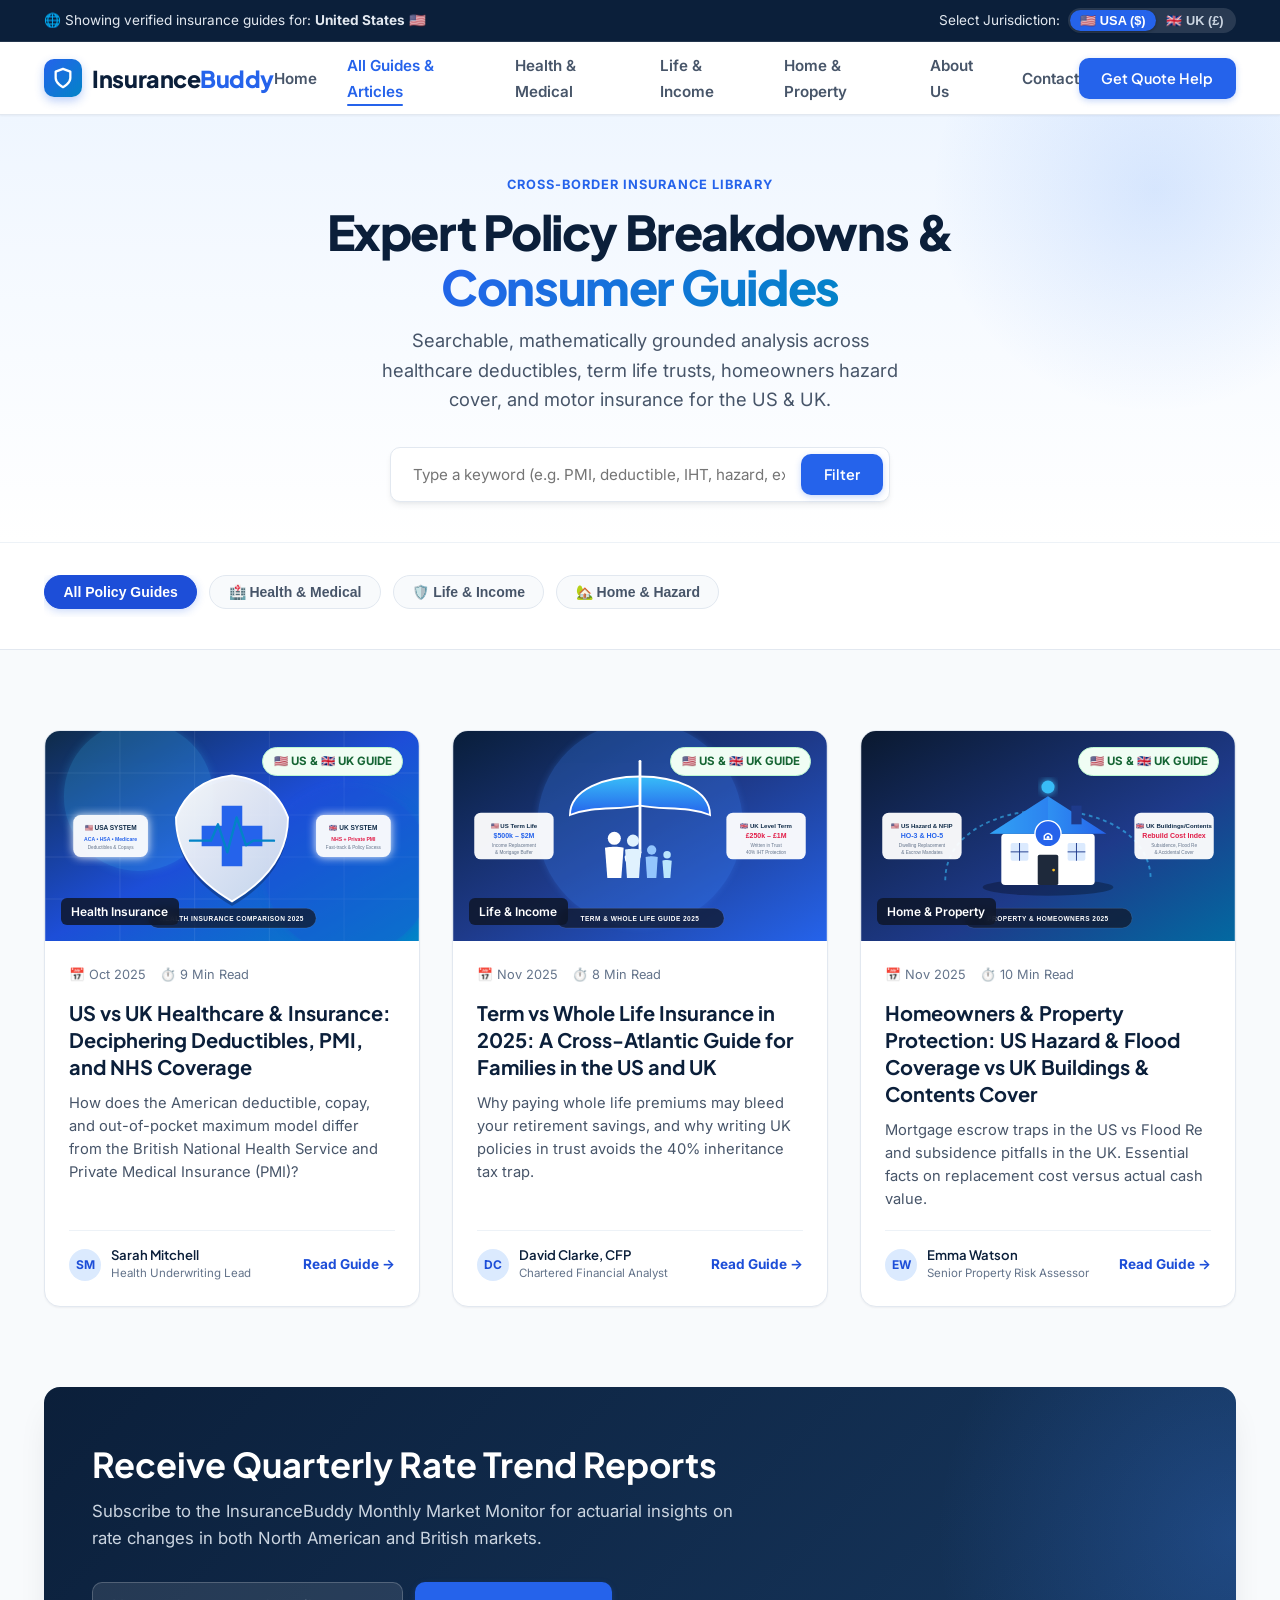
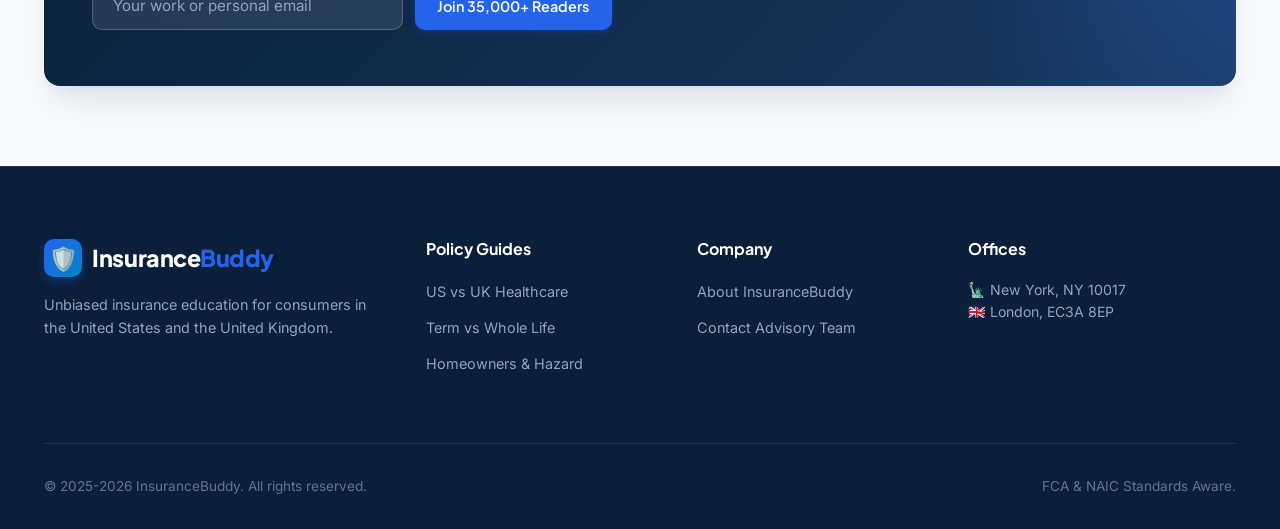
<file: blog.html>
<!DOCTYPE html>
<html lang="en">
<head>
  <meta charset="UTF-8">
  <meta name="viewport" content="width=device-width, initial-scale=1.0">
  <title>Insurance Knowledge Hub & Articles - InsuranceBuddy (USA & UK)</title>
  <meta name="description" content="Explore InsuranceBuddy's library of insurance articles, regulatory guides, and cost comparisons for families and property owners in the US and UK.">
  <link rel="stylesheet" href="css/styles.css">
  <link rel="icon" href="data:image/svg+xml,<svg xmlns=%22http://www.w3.org/2000/svg%22 viewBox=%220 0 100 100%22><text y=%22.9em%22 font-size=%2290%22>🛡️</text></svg>">
</head>
<body>

  <!-- Top Region Selector -->
  <aside class="top-notice-bar" aria-label="Region selector bar">
    <div class="container top-notice-inner">
      <div>
        <span>🌐 Showing verified insurance guides for: <strong data-region-name>United States</strong> <span data-region-flag>🇺🇸</span></span>
      </div>
      <div class="region-selector">
        <span>Select Jurisdiction:</span>
        <div class="region-btn-group" role="group">
          <button type="button" class="region-toggle-btn active" data-region="US">🇺🇸 USA ($)</button>
          <button type="button" class="region-toggle-btn" data-region="UK">🇬🇧 UK (£)</button>
        </div>
      </div>
    </div>
  </aside>

  <!-- Navigation Header -->
  <header class="main-header">
    <div class="container">
      <nav class="navbar" aria-label="Main Navigation">
        <a href="index.html" class="brand-logo">
          <div class="brand-icon">
            <svg width="22" height="22" viewBox="0 0 24 24" fill="none" stroke="currentColor" stroke-width="2.5" stroke-linecap="round" stroke-linejoin="round">
              <path d="M12 22s8-4 8-10V5l-8-3-8 3v7c0 6 8 10 8 10z"/>
            </svg>
          </div>
          <span>Insurance<span class="highlight">Buddy</span></span>
        </a>

        <ul class="nav-links">
          <li><a href="index.html">Home</a></li>
          <li><a href="blog.html" class="active">All Guides &amp; Articles</a></li>
          <li><a href="post-health-insurance-us-uk.html">Health &amp; Medical</a></li>
          <li><a href="post-life-insurance-guide.html">Life &amp; Income</a></li>
          <li><a href="post-property-insurance-guide.html">Home &amp; Property</a></li>
          <li><a href="about.html">About Us</a></li>
          <li><a href="contact.html">Contact</a></li>
        </ul>

        <div class="nav-actions">
          <button class="btn btn-primary open-quote-modal">Get Quote Help</button>
          <button class="mobile-toggle" aria-label="Toggle navigation menu">&#9776;</button>
        </div>
      </nav>
    </div>
  </header>

  <main>
    <!-- Hub Hero -->
    <section class="hero-section" style="padding: 3.5rem 0 2.5rem;">
      <div class="container" style="text-align: center; max-width: 780px;">
        <span class="section-tag">Cross-Border Insurance Library</span>
        <h1 class="hero-title" style="margin-bottom: 0.75rem;">
          Expert Policy Breakdowns &amp; <span class="blue-gradient">Consumer Guides</span>
        </h1>
        <p class="hero-subtitle" style="margin: 0 auto 2rem;">
          Searchable, mathematically grounded analysis across healthcare deductibles, term life trusts, homeowners hazard cover, and motor insurance for the US &amp; UK.
        </p>

        <div class="search-bar-wrap" style="margin: 0 auto;">
          <input type="text" id="blog-search-input" placeholder="Type a keyword (e.g. PMI, deductible, IHT, hazard, excess)..." aria-label="Search guides">
          <button class="btn btn-primary" type="button">Filter</button>
        </div>
      </div>
    </section>

    <!-- Category Filters -->
    <section class="category-filter-section">
      <div class="container">
        <div class="category-tags" role="tablist">
          <button class="cat-pill active" data-category="all">All Policy Guides</button>
          <button class="cat-pill" data-category="health">🏥 Health &amp; Medical</button>
          <button class="cat-pill" data-category="life">🛡️ Life &amp; Income</button>
          <button class="cat-pill" data-category="property">🏡 Home &amp; Hazard</button>
        </div>
      </div>
    </section>

    <!-- Articles Grid -->
    <section class="section-padding">
      <div class="container">
        <div class="blog-grid">
          <!-- Article 1 -->
          <article class="blog-card" data-category="health">
            <div class="card-thumb-wrap">
              <img src="images/health-insurance.svg" alt="US vs UK Health Insurance Comparison" class="card-svg-hero" loading="lazy">
              <span class="region-tag tag-both">🇺🇸 US &amp; 🇬🇧 UK Guide</span>
              <span class="category-tag">Health Insurance</span>
            </div>
            <div class="card-body">
              <div class="card-meta">
                <span>📅 Oct 2025</span>
                <span>⏱️ 9 Min Read</span>
              </div>
              <h3 class="card-title">
                <a href="post-health-insurance-us-uk.html">US vs UK Healthcare &amp; Insurance: Deciphering Deductibles, PMI, and NHS Coverage</a>
              </h3>
              <p class="card-excerpt">
                How does the American deductible, copay, and out-of-pocket maximum model differ from the British National Health Service and Private Medical Insurance (PMI)?
              </p>
              <div class="card-footer">
                <div class="card-author">
                  <div class="author-avatar">SM</div>
                  <div class="author-info">
                    <h5>Sarah Mitchell</h5>
                    <span>Health Underwriting Lead</span>
                  </div>
                </div>
                <a href="post-health-insurance-us-uk.html" class="read-more-link">Read Guide &rarr;</a>
              </div>
            </div>
          </article>

          <!-- Article 2 -->
          <article class="blog-card" data-category="life">
            <div class="card-thumb-wrap">
              <img src="images/life-insurance.svg" alt="Term vs Whole Life Insurance US UK" class="card-svg-hero" loading="lazy">
              <span class="region-tag tag-both">🇺🇸 US &amp; 🇬🇧 UK Guide</span>
              <span class="category-tag">Life &amp; Income</span>
            </div>
            <div class="card-body">
              <div class="card-meta">
                <span>📅 Nov 2025</span>
                <span>⏱️ 8 Min Read</span>
              </div>
              <h3 class="card-title">
                <a href="post-life-insurance-guide.html">Term vs Whole Life Insurance in 2025: A Cross-Atlantic Guide for Families in the US and UK</a>
              </h3>
              <p class="card-excerpt">
                Why paying whole life premiums may bleed your retirement savings, and why writing UK policies in trust avoids the 40% inheritance tax trap.
              </p>
              <div class="card-footer">
                <div class="card-author">
                  <div class="author-avatar">DC</div>
                  <div class="author-info">
                    <h5>David Clarke, CFP</h5>
                    <span>Chartered Financial Analyst</span>
                  </div>
                </div>
                <a href="post-life-insurance-guide.html" class="read-more-link">Read Guide &rarr;</a>
              </div>
            </div>
          </article>

          <!-- Article 3 -->
          <article class="blog-card" data-category="property">
            <div class="card-thumb-wrap">
              <img src="images/property-insurance.svg" alt="Property and Homeowners Insurance Guide" class="card-svg-hero" loading="lazy">
              <span class="region-tag tag-both">🇺🇸 US &amp; 🇬🇧 UK Guide</span>
              <span class="category-tag">Home &amp; Property</span>
            </div>
            <div class="card-body">
              <div class="card-meta">
                <span>📅 Nov 2025</span>
                <span>⏱️ 10 Min Read</span>
              </div>
              <h3 class="card-title">
                <a href="post-property-insurance-guide.html">Homeowners &amp; Property Protection: US Hazard &amp; Flood Coverage vs UK Buildings &amp; Contents Cover</a>
              </h3>
              <p class="card-excerpt">
                Mortgage escrow traps in the US vs Flood Re and subsidence pitfalls in the UK. Essential facts on replacement cost versus actual cash value.
              </p>
              <div class="card-footer">
                <div class="card-author">
                  <div class="author-avatar">EW</div>
                  <div class="author-info">
                    <h5>Emma Watson</h5>
                    <span>Senior Property Risk Assessor</span>
                  </div>
                </div>
                <a href="post-property-insurance-guide.html" class="read-more-link">Read Guide &rarr;</a>
              </div>
            </div>
          </article>
        </div>
      </div>
    </section>

    <!-- Newsletter CTA -->
    <section class="section-padding" style="padding-top: 0;">
      <div class="container">
        <div class="cta-banner">
          <div class="cta-content">
            <h2 class="cta-title">Receive Quarterly Rate Trend Reports</h2>
            <p class="cta-desc">
              Subscribe to the InsuranceBuddy Monthly Market Monitor for actuarial insights on rate changes in both North American and British markets.
            </p>
            <form class="newsletter-form">
              <input type="email" placeholder="Your work or personal email" required aria-label="Email address">
              <button type="submit" class="btn btn-primary">Join 35,000+ Readers</button>
            </form>
          </div>
        </div>
      </div>
    </section>
  </main>

  <!-- Global Footer -->
  <footer class="main-footer">
    <div class="container">
      <div class="footer-grid">
        <div class="footer-brand">
          <a href="index.html" class="brand-logo" style="color: #ffffff;">
            <div class="brand-icon">🛡️</div>
            <span>Insurance<span class="highlight">Buddy</span></span>
          </a>
          <p>Unbiased insurance education for consumers in the United States and the United Kingdom.</p>
        </div>

        <div class="footer-col">
          <h4>Policy Guides</h4>
          <ul class="footer-links">
            <li><a href="post-health-insurance-us-uk.html">US vs UK Healthcare</a></li>
            <li><a href="post-life-insurance-guide.html">Term vs Whole Life</a></li>
            <li><a href="post-property-insurance-guide.html">Homeowners &amp; Hazard</a></li>
          </ul>
        </div>

        <div class="footer-col">
          <h4>Company</h4>
          <ul class="footer-links">
            <li><a href="about.html">About InsuranceBuddy</a></li>
            <li><a href="contact.html">Contact Advisory Team</a></li>
          </ul>
        </div>

        <div class="footer-col">
          <h4>Offices</h4>
          <p style="font-size: 0.88rem; color: #94a3b8;">
            🗽 New York, NY 10017<br>
            🇬🇧 London, EC3A 8EP
          </p>
        </div>
      </div>
      <div class="footer-bottom">
        <div>&copy; 2025-2026 InsuranceBuddy. All rights reserved.</div>
        <div>FCA &amp; NAIC Standards Aware.</div>
      </div>
    </div>
  </footer>

  <!-- Modal -->
  <div class="quote-modal-overlay" id="quote-modal-overlay">
    <div class="quote-modal">
      <button class="modal-close">&times;</button>
      <h3 style="font-size: 1.35rem; margin-bottom: 0.5rem;">Free Quote Assistance</h3>
      <p style="font-size: 0.85rem; color: #64748b; margin-bottom: 1.25rem;">Compare vetted policies across US &amp; UK markets.</p>
      <form id="modal-quote-form">
        <div class="form-group">
          <label>Your Name</label>
          <input type="text" class="form-control" required placeholder="Alex Smith">
        </div>
        <div class="form-group">
          <label>Email Address</label>
          <input type="email" class="form-control" required placeholder="alex@example.com">
        </div>
        <button type="submit" class="btn btn-primary" style="width: 100%;">Get Free Quote Consultation</button>
      </form>
    </div>
  </div>

  <script src="js/main.js"></script>
</body>
</html>
</file>
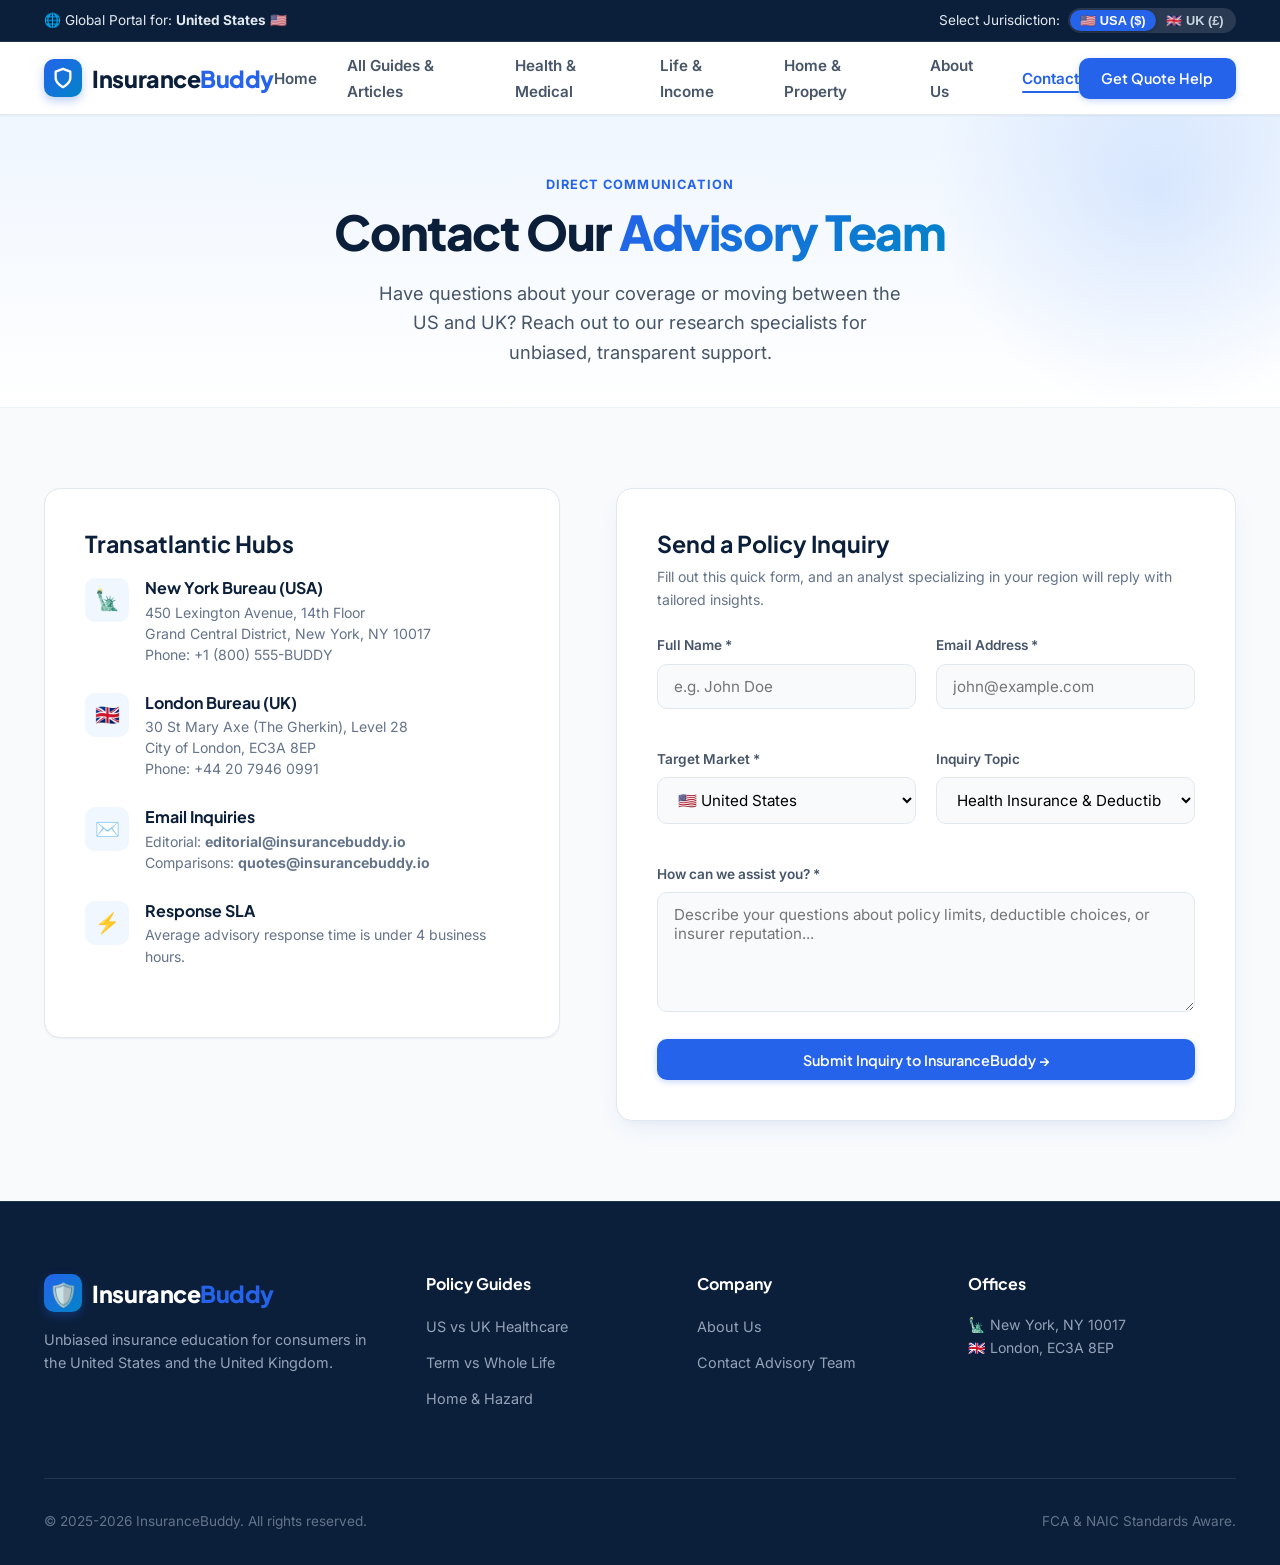
<file: contact.html>
<!DOCTYPE html>
<html lang="en">
<head>
  <meta charset="UTF-8">
  <meta name="viewport" content="width=device-width, initial-scale=1.0">
  <title>Contact InsuranceBuddy - Cross-Atlantic Policy Support & Advisory</title>
  <meta name="description" content="Get in touch with InsuranceBuddy's policy analysts in New York and London for independent policy reviews, media inquiries, or consumer guidance.">
  <link rel="stylesheet" href="css/styles.css">
  <link rel="icon" href="data:image/svg+xml,<svg xmlns=%22http://www.w3.org/2000/svg%22 viewBox=%220 0 100 100%22><text y=%22.9em%22 font-size=%2290%22>🛡️</text></svg>">
</head>
<body>

  <!-- Top Region Selector -->
  <aside class="top-notice-bar" aria-label="Region selector bar">
    <div class="container top-notice-inner">
      <div>
        <span>🌐 Global Portal for: <strong data-region-name>United States</strong> <span data-region-flag>🇺🇸</span></span>
      </div>
      <div class="region-selector">
        <span>Select Jurisdiction:</span>
        <div class="region-btn-group" role="group">
          <button type="button" class="region-toggle-btn active" data-region="US">🇺🇸 USA ($)</button>
          <button type="button" class="region-toggle-btn" data-region="UK">🇬🇧 UK (£)</button>
        </div>
      </div>
    </div>
  </aside>

  <!-- Navigation Header -->
  <header class="main-header">
    <div class="container">
      <nav class="navbar" aria-label="Main Navigation">
        <a href="index.html" class="brand-logo">
          <div class="brand-icon">
            <svg width="22" height="22" viewBox="0 0 24 24" fill="none" stroke="currentColor" stroke-width="2.5" stroke-linecap="round" stroke-linejoin="round">
              <path d="M12 22s8-4 8-10V5l-8-3-8 3v7c0 6 8 10 8 10z"/>
            </svg>
          </div>
          <span>Insurance<span class="highlight">Buddy</span></span>
        </a>

        <ul class="nav-links">
          <li><a href="index.html">Home</a></li>
          <li><a href="blog.html">All Guides &amp; Articles</a></li>
          <li><a href="post-health-insurance-us-uk.html">Health &amp; Medical</a></li>
          <li><a href="post-life-insurance-guide.html">Life &amp; Income</a></li>
          <li><a href="post-property-insurance-guide.html">Home &amp; Property</a></li>
          <li><a href="about.html">About Us</a></li>
          <li><a href="contact.html" class="active">Contact</a></li>
        </ul>

        <div class="nav-actions">
          <button class="btn btn-primary open-quote-modal">Get Quote Help</button>
          <button class="mobile-toggle" aria-label="Toggle navigation menu">&#9776;</button>
        </div>
      </nav>
    </div>
  </header>

  <main>
    <section class="hero-section" style="padding: 3.5rem 0 2.5rem;">
      <div class="container" style="text-align: center; max-width: 780px;">
        <span class="section-tag">Direct Communication</span>
        <h1 class="hero-title">
          Contact Our <span class="blue-gradient">Advisory Team</span>
        </h1>
        <p class="hero-subtitle" style="margin: 0 auto;">
          Have questions about your coverage or moving between the US and UK? Reach out to our research specialists for unbiased, transparent support.
        </p>
      </div>
    </section>

    <!-- Contact Details & Form Grid -->
    <section class="section-padding">
      <div class="container">
        <div class="contact-grid">
          <!-- Info Column -->
          <div class="contact-info-card">
            <h3 style="font-size: 1.45rem; margin-bottom: 1.25rem;">Transatlantic Hubs</h3>

            <div class="contact-item">
              <div class="contact-item-icon">🗽</div>
              <div>
                <h5 style="font-size: 1rem; margin-bottom: 0.2rem;">New York Bureau (USA)</h5>
                <p style="font-size: 0.88rem; color: #64748b; line-height: 1.5;">
                  450 Lexington Avenue, 14th Floor<br>
                  Grand Central District, New York, NY 10017<br>
                  Phone: +1 (800) 555-BUDDY
                </p>
              </div>
            </div>

            <div class="contact-item">
              <div class="contact-item-icon">🇬🇧</div>
              <div>
                <h5 style="font-size: 1rem; margin-bottom: 0.2rem;">London Bureau (UK)</h5>
                <p style="font-size: 0.88rem; color: #64748b; line-height: 1.5;">
                  30 St Mary Axe (The Gherkin), Level 28<br>
                  City of London, EC3A 8EP<br>
                  Phone: +44 20 7946 0991
                </p>
              </div>
            </div>

            <div class="contact-item">
              <div class="contact-item-icon">✉️</div>
              <div>
                <h5 style="font-size: 1rem; margin-bottom: 0.2rem;">Email Inquiries</h5>
                <p style="font-size: 0.88rem; color: #64748b; line-height: 1.5;">
                  Editorial: <strong>editorial@insurancebuddy.io</strong><br>
                  Comparisons: <strong>quotes@insurancebuddy.io</strong>
                </p>
              </div>
            </div>

            <div class="contact-item">
              <div class="contact-item-icon">⚡</div>
              <div>
                <h5 style="font-size: 1rem; margin-bottom: 0.2rem;">Response SLA</h5>
                <p style="font-size: 0.88rem; color: #64748b;">
                  Average advisory response time is under 4 business hours.
                </p>
              </div>
            </div>
          </div>

          <!-- Contact Form Column -->
          <div class="form-card">
            <h3 style="font-size: 1.45rem; margin-bottom: 0.5rem;">Send a Policy Inquiry</h3>
            <p style="font-size: 0.88rem; color: #64748b; margin-bottom: 1.5rem;">
              Fill out this quick form, and an analyst specializing in your region will reply with tailored insights.
            </p>

            <form id="insurance-contact-form">
              <div class="form-row">
                <div class="form-group">
                  <label for="contact-name">Full Name *</label>
                  <input type="text" id="contact-name" class="form-control" placeholder="e.g. John Doe" required>
                </div>
                <div class="form-group">
                  <label for="contact-email">Email Address *</label>
                  <input type="email" id="contact-email" class="form-control" placeholder="john@example.com" required>
                </div>
              </div>

              <div class="form-row">
                <div class="form-group">
                  <label for="contact-country">Target Market *</label>
                  <select id="contact-country" class="form-control" required>
                    <option value="US">🇺🇸 United States</option>
                    <option value="UK">🇬🇧 United Kingdom</option>
                    <option value="TRANSATLANTIC">Transatlantic / Expat Moving Between Both</option>
                  </select>
                </div>
                <div class="form-group">
                  <label for="contact-topic">Inquiry Topic</label>
                  <select id="contact-topic" class="form-control">
                    <option value="health">Health Insurance &amp; Deductibles</option>
                    <option value="life">Term Life &amp; Trust Structuring</option>
                    <option value="home">Homeowners, Rebuild &amp; Hazard</option>
                    <option value="auto">Auto &amp; Motor Cover</option>
                    <option value="editorial">Editorial / Press / Correction</option>
                  </select>
                </div>
              </div>

              <div class="form-group">
                <label for="contact-message">How can we assist you? *</label>
                <textarea id="contact-message" class="form-control" placeholder="Describe your questions about policy limits, deductible choices, or insurer reputation..." required></textarea>
              </div>

              <button type="submit" class="btn btn-primary" style="width: 100%;">
                Submit Inquiry to InsuranceBuddy &rarr;
              </button>
            </form>
          </div>
        </div>
      </div>
    </section>
  </main>

  <!-- Global Footer -->
  <footer class="main-footer">
    <div class="container">
      <div class="footer-grid">
        <div class="footer-brand">
          <a href="index.html" class="brand-logo" style="color: #ffffff;">
            <div class="brand-icon">🛡️</div>
            <span>Insurance<span class="highlight">Buddy</span></span>
          </a>
          <p>Unbiased insurance education for consumers in the United States and the United Kingdom.</p>
        </div>

        <div class="footer-col">
          <h4>Policy Guides</h4>
          <ul class="footer-links">
            <li><a href="post-health-insurance-us-uk.html">US vs UK Healthcare</a></li>
            <li><a href="post-life-insurance-guide.html">Term vs Whole Life</a></li>
            <li><a href="post-property-insurance-guide.html">Home &amp; Hazard</a></li>
          </ul>
        </div>

        <div class="footer-col">
          <h4>Company</h4>
          <ul class="footer-links">
            <li><a href="about.html">About Us</a></li>
            <li><a href="contact.html">Contact Advisory Team</a></li>
          </ul>
        </div>

        <div class="footer-col">
          <h4>Offices</h4>
          <p style="font-size: 0.88rem; color: #94a3b8;">
            🗽 New York, NY 10017<br>
            🇬🇧 London, EC3A 8EP
          </p>
        </div>
      </div>
      <div class="footer-bottom">
        <div>&copy; 2025-2026 InsuranceBuddy. All rights reserved.</div>
        <div>FCA &amp; NAIC Standards Aware.</div>
      </div>
    </div>
  </footer>

  <script src="js/main.js"></script>
</body>
</html>
</file>
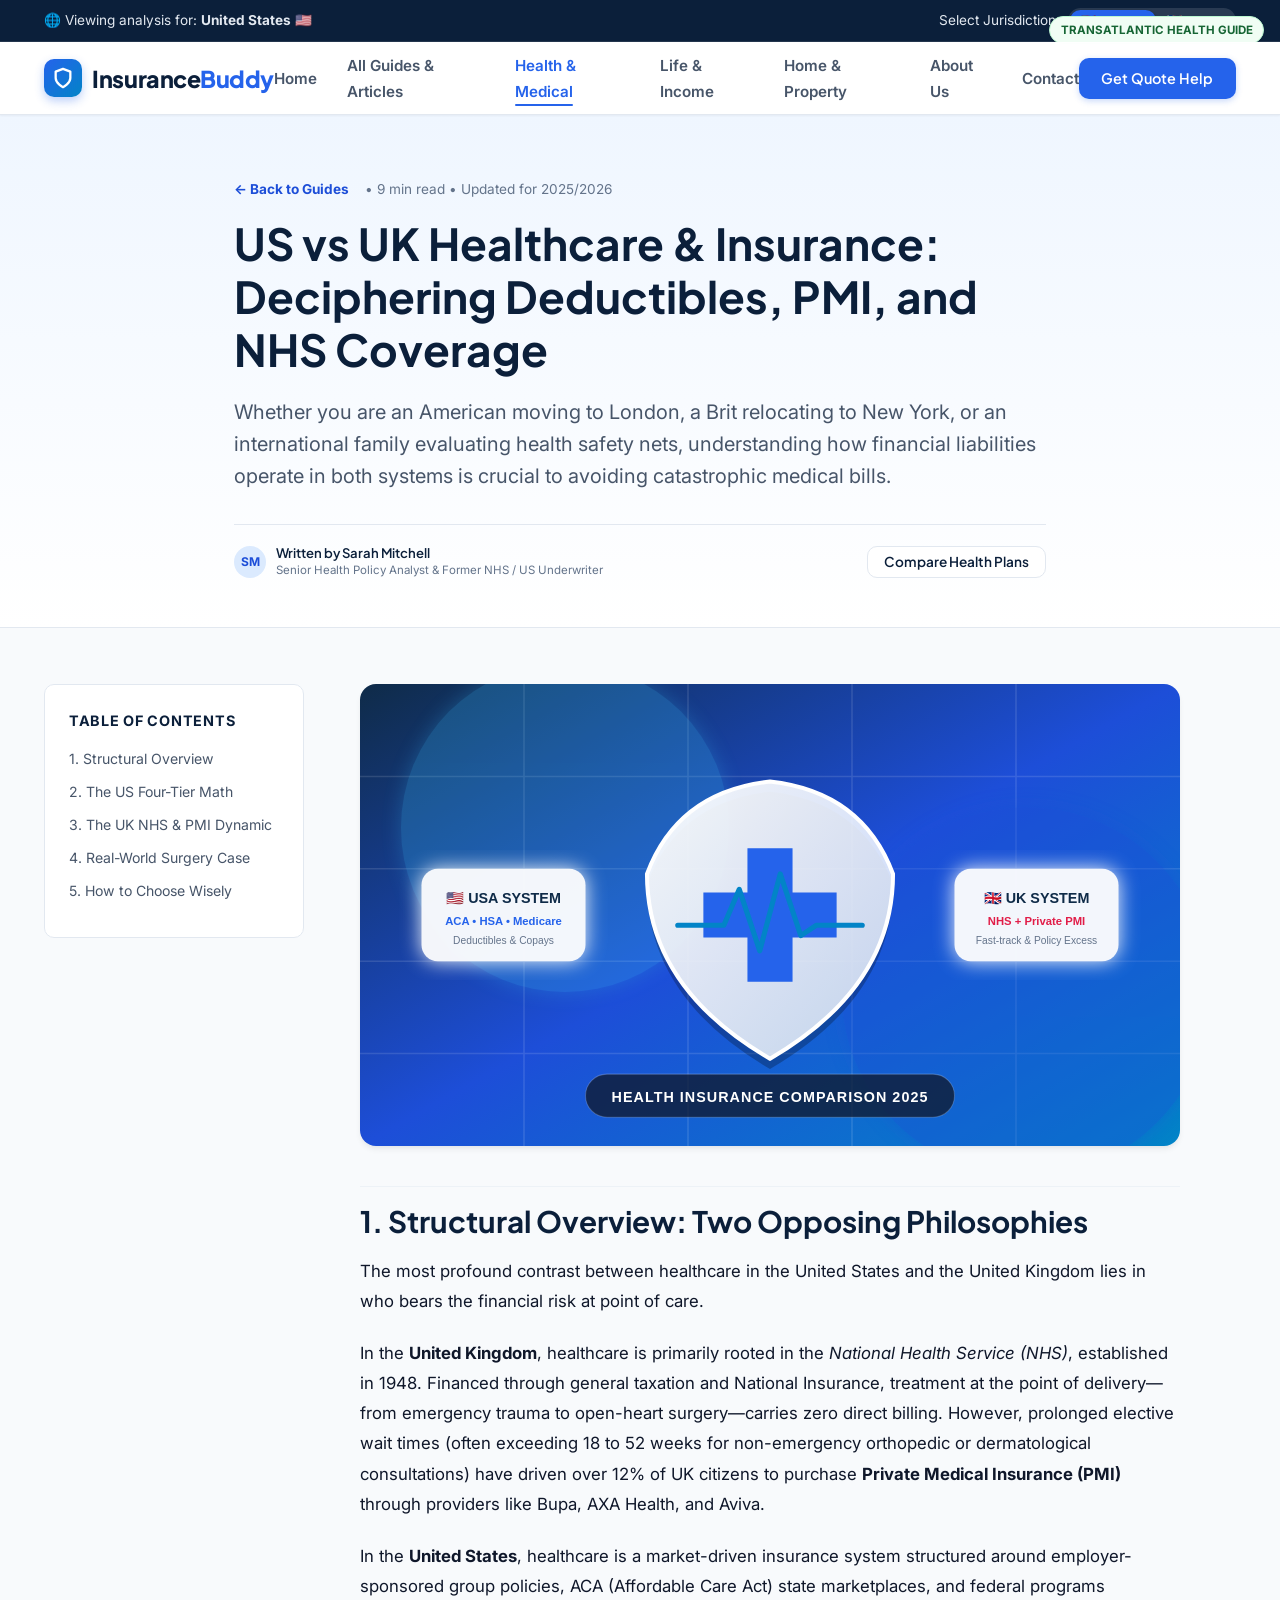
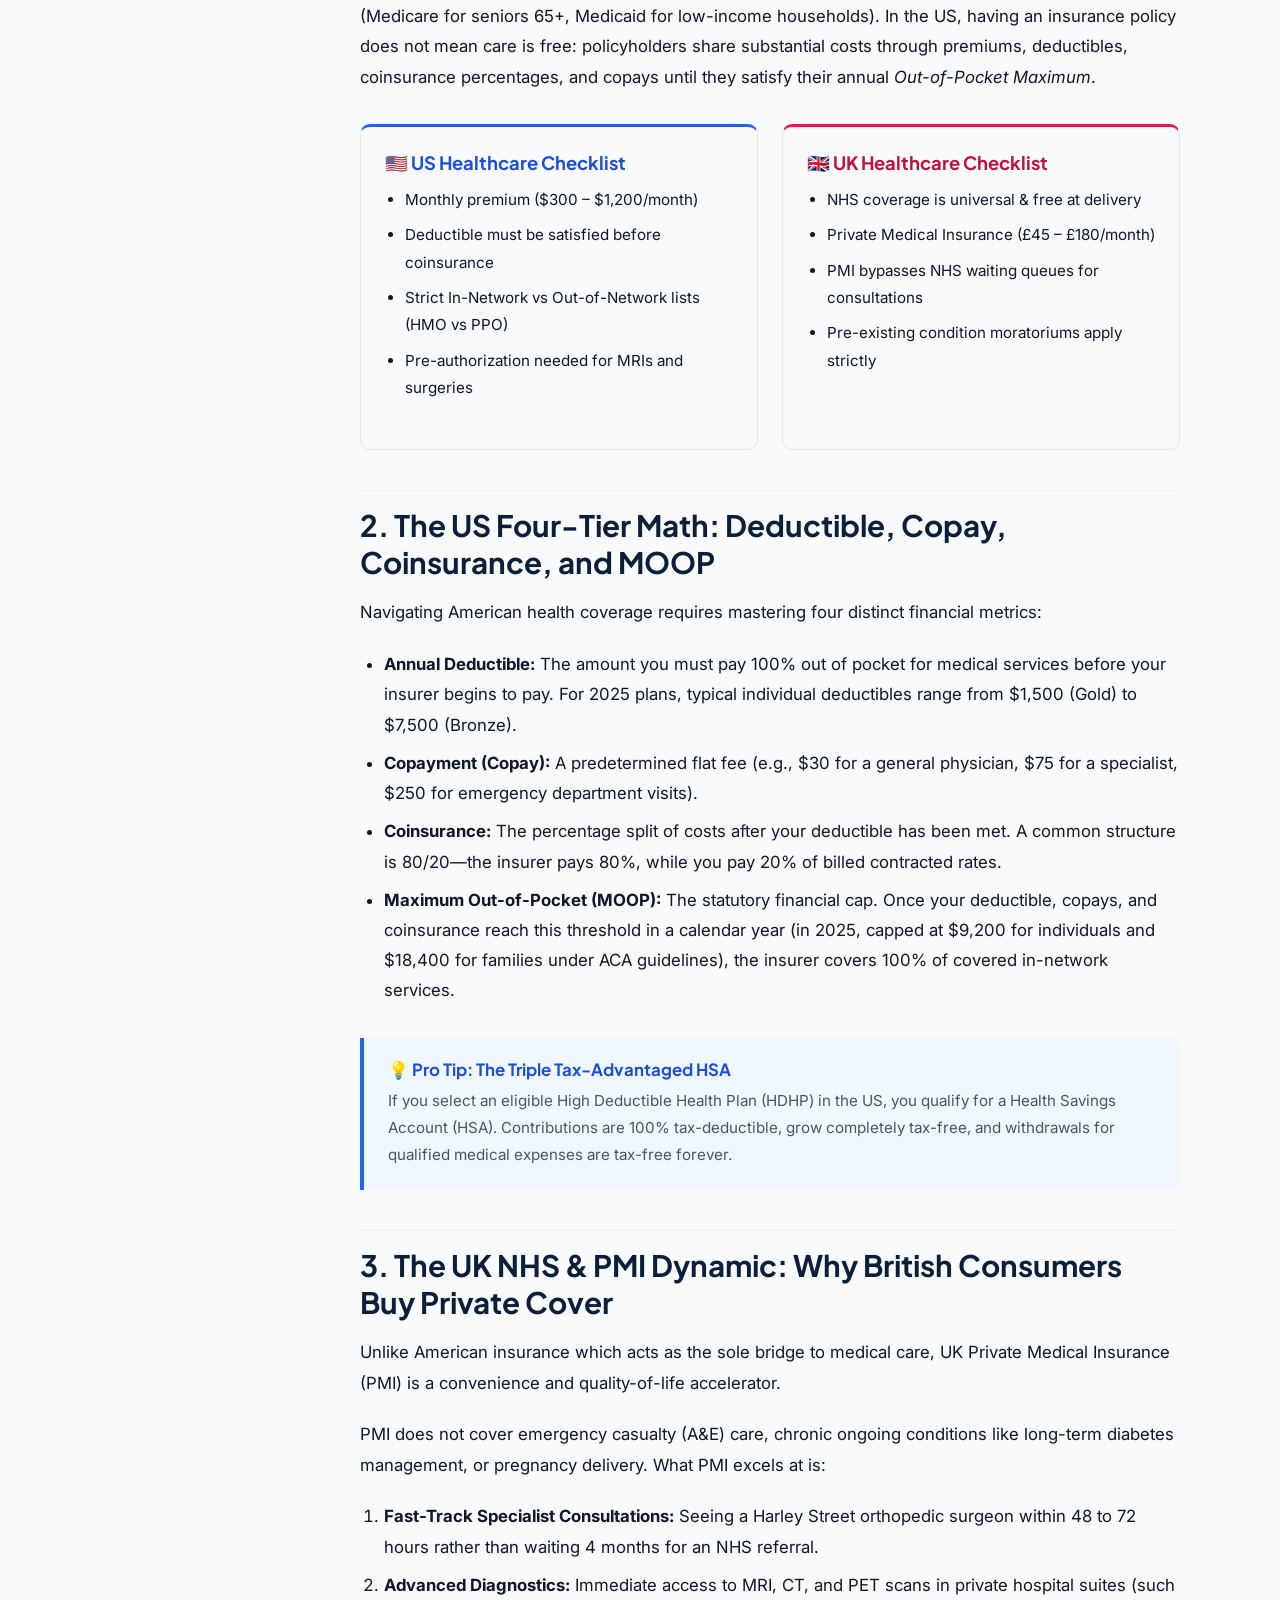
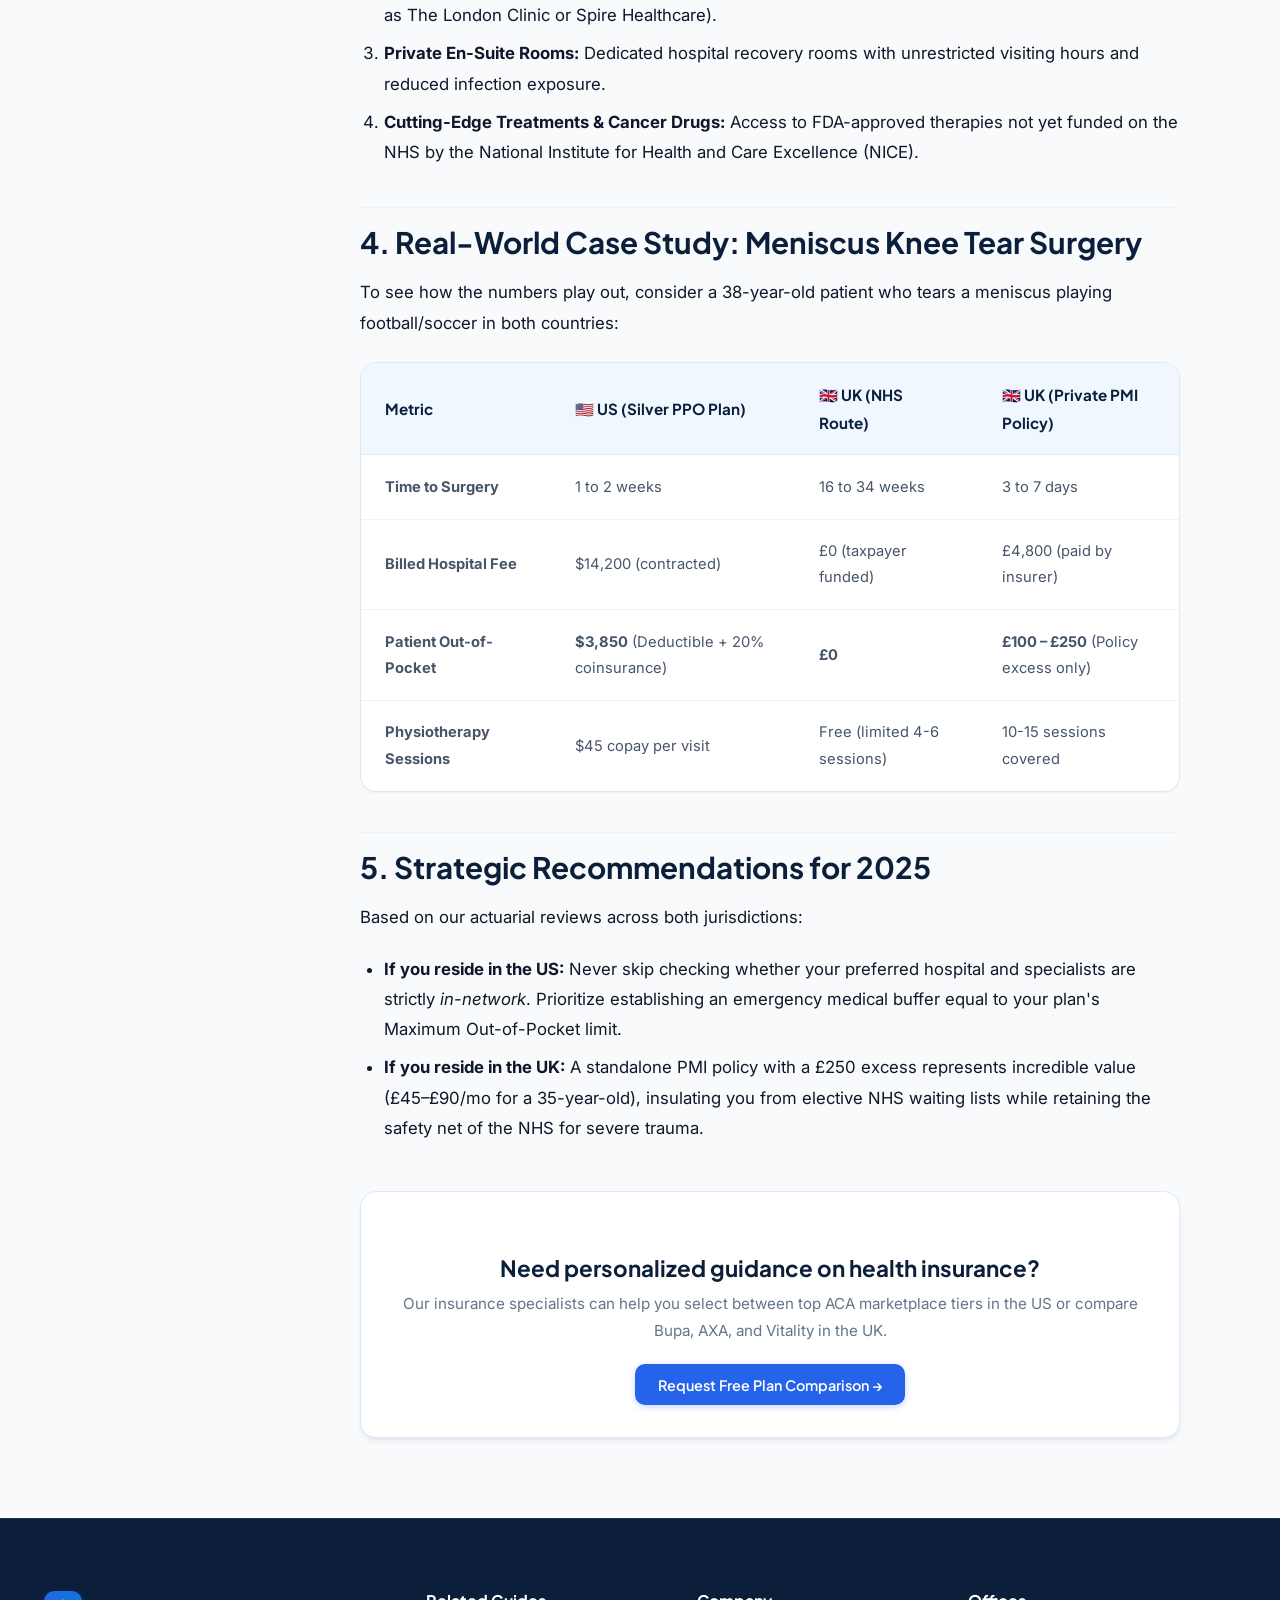
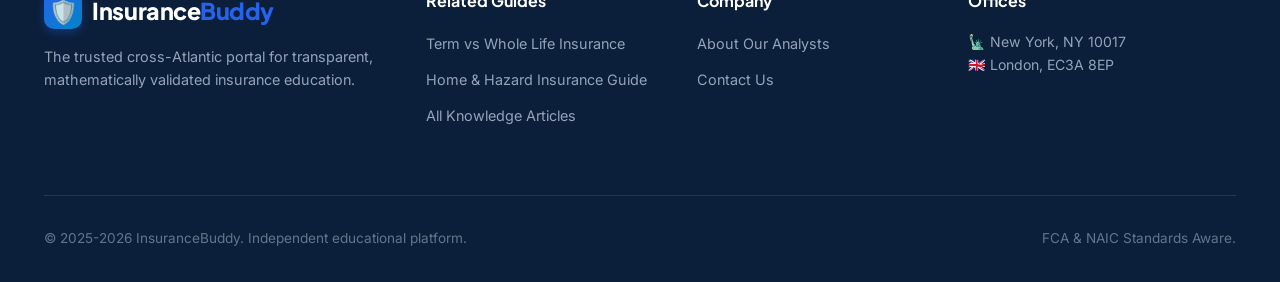
<file: post-health-insurance-us-uk.html>
<!DOCTYPE html>
<html lang="en">
<head>
  <meta charset="UTF-8">
  <meta name="viewport" content="width=device-width, initial-scale=1.0">
  <title>US vs UK Healthcare & Insurance: Deciphering Deductibles, PMI, and NHS Coverage - InsuranceBuddy</title>
  <meta name="description" content="A comprehensive transatlantic guide comparing US health insurance (deductibles, copays, out-of-pocket maximums, ACA) with UK NHS healthcare and Private Medical Insurance (PMI).">
  <link rel="stylesheet" href="css/styles.css">
  <link rel="icon" href="data:image/svg+xml,<svg xmlns=%22http://www.w3.org/2000/svg%22 viewBox=%220 0 100 100%22><text y=%22.9em%22 font-size=%2290%22>🛡️</text></svg>">
</head>
<body>

  <!-- Top Region Selector -->
  <aside class="top-notice-bar" aria-label="Region selector bar">
    <div class="container top-notice-inner">
      <div>
        <span>🌐 Viewing analysis for: <strong data-region-name>United States</strong> <span data-region-flag>🇺🇸</span></span>
      </div>
      <div class="region-selector">
        <span>Select Jurisdiction:</span>
        <div class="region-btn-group" role="group">
          <button type="button" class="region-toggle-btn active" data-region="US">🇺🇸 USA ($)</button>
          <button type="button" class="region-toggle-btn" data-region="UK">🇬🇧 UK (£)</button>
        </div>
      </div>
    </div>
  </aside>

  <!-- Main Header -->
  <header class="main-header">
    <div class="container">
      <nav class="navbar" aria-label="Main Navigation">
        <a href="index.html" class="brand-logo">
          <div class="brand-icon">
            <svg width="22" height="22" viewBox="0 0 24 24" fill="none" stroke="currentColor" stroke-width="2.5" stroke-linecap="round" stroke-linejoin="round">
              <path d="M12 22s8-4 8-10V5l-8-3-8 3v7c0 6 8 10 8 10z"/>
            </svg>
          </div>
          <span>Insurance<span class="highlight">Buddy</span></span>
        </a>

        <ul class="nav-links">
          <li><a href="index.html">Home</a></li>
          <li><a href="blog.html">All Guides &amp; Articles</a></li>
          <li><a href="post-health-insurance-us-uk.html" class="active">Health &amp; Medical</a></li>
          <li><a href="post-life-insurance-guide.html">Life &amp; Income</a></li>
          <li><a href="post-property-insurance-guide.html">Home &amp; Property</a></li>
          <li><a href="about.html">About Us</a></li>
          <li><a href="contact.html">Contact</a></li>
        </ul>

        <div class="nav-actions">
          <button class="btn btn-primary open-quote-modal">Get Quote Help</button>
          <button class="mobile-toggle" aria-label="Toggle navigation menu">&#9776;</button>
        </div>
      </nav>
    </div>
  </header>

  <main>
    <!-- Article Header -->
    <header class="article-header">
      <div class="container article-hero-wrap">
        <div class="article-meta-top">
          <a href="blog.html" style="font-weight: 700; font-size: 0.85rem;">&larr; Back to Guides</a>
          <span class="region-tag tag-both">Transatlantic Health Guide</span>
          <span style="font-size: 0.85rem; color: #64748b;">• 9 min read • Updated for 2025/2026</span>
        </div>
        <h1 class="article-headline">
          US vs UK Healthcare &amp; Insurance: Deciphering Deductibles, PMI, and NHS Coverage
        </h1>
        <p class="article-lead">
          Whether you are an American moving to London, a Brit relocating to New York, or an international family evaluating health safety nets, understanding how financial liabilities operate in both systems is crucial to avoiding catastrophic medical bills.
        </p>

        <div class="article-author-bar">
          <div class="card-author">
            <div class="author-avatar">SM</div>
            <div class="author-info">
              <h5>Written by Sarah Mitchell</h5>
              <span>Senior Health Policy Analyst &amp; Former NHS / US Underwriter</span>
            </div>
          </div>
          <div>
            <button class="btn btn-secondary open-quote-modal" style="font-size: 0.85rem; padding: 0.4rem 1rem;">
              Compare Health Plans
            </button>
          </div>
        </div>
      </div>
    </header>

    <!-- Article Content Grid with Sticky Table of Contents -->
    <div class="container">
      <div class="article-layout">
        <!-- Sticky Sidebar Navigation -->
        <aside class="article-toc">
          <div class="toc-title">Table of Contents</div>
          <ul class="toc-list">
            <li><a href="#landscape">1. Structural Overview</a></li>
            <li><a href="#us-mechanics">2. The US Four-Tier Math</a></li>
            <li><a href="#uk-pmi">3. The UK NHS &amp; PMI Dynamic</a></li>
            <li><a href="#case-study">4. Real-World Surgery Case</a></li>
            <li><a href="#actionable-tips">5. How to Choose Wisely</a></li>
          </ul>
        </aside>

        <!-- Main Body -->
        <article class="article-content">
          <img src="images/health-insurance.svg" alt="Healthcare comparison visual diagram" style="border-radius: var(--radius-lg); margin-bottom: 2.5rem; box-shadow: var(--shadow-md);">

          <section id="landscape">
            <h2>1. Structural Overview: Two Opposing Philosophies</h2>
            <p>
              The most profound contrast between healthcare in the United States and the United Kingdom lies in who bears the financial risk at point of care.
            </p>
            <p>
              In the <strong>United Kingdom</strong>, healthcare is primarily rooted in the <em>National Health Service (NHS)</em>, established in 1948. Financed through general taxation and National Insurance, treatment at the point of delivery—from emergency trauma to open-heart surgery—carries zero direct billing. However, prolonged elective wait times (often exceeding 18 to 52 weeks for non-emergency orthopedic or dermatological consultations) have driven over 12% of UK citizens to purchase <strong>Private Medical Insurance (PMI)</strong> through providers like Bupa, AXA Health, and Aviva.
            </p>
            <p>
              In the <strong>United States</strong>, healthcare is a market-driven insurance system structured around employer-sponsored group policies, ACA (Affordable Care Act) state marketplaces, and federal programs (Medicare for seniors 65+, Medicaid for low-income households). In the US, having an insurance policy does not mean care is free: policyholders share substantial costs through premiums, deductibles, coinsurance percentages, and copays until they satisfy their annual <em>Out-of-Pocket Maximum</em>.
            </p>
          </section>

          <div class="compare-cols">
            <div class="compare-card-us">
              <h3 style="color: #1d4ed8; margin-top: 0; font-size: 1.15rem;">🇺🇸 US Healthcare Checklist</h3>
              <ul style="font-size: 0.95rem; padding-left: 1.25rem;">
                <li>Monthly premium ($300 – $1,200/month)</li>
                <li>Deductible must be satisfied before coinsurance</li>
                <li>Strict In-Network vs Out-of-Network lists (HMO vs PPO)</li>
                <li>Pre-authorization needed for MRIs and surgeries</li>
              </ul>
            </div>
            <div class="compare-card-uk">
              <h3 style="color: #be123c; margin-top: 0; font-size: 1.15rem;">🇬🇧 UK Healthcare Checklist</h3>
              <ul style="font-size: 0.95rem; padding-left: 1.25rem;">
                <li>NHS coverage is universal &amp; free at delivery</li>
                <li>Private Medical Insurance (£45 – £180/month)</li>
                <li>PMI bypasses NHS waiting queues for consultations</li>
                <li>Pre-existing condition moratoriums apply strictly</li>
              </ul>
            </div>
          </div>

          <section id="us-mechanics">
            <h2>2. The US Four-Tier Math: Deductible, Copay, Coinsurance, and MOOP</h2>
            <p>
              Navigating American health coverage requires mastering four distinct financial metrics:
            </p>
            <ul>
              <li><strong>Annual Deductible:</strong> The amount you must pay 100% out of pocket for medical services before your insurer begins to pay. For 2025 plans, typical individual deductibles range from $1,500 (Gold) to $7,500 (Bronze).</li>
              <li><strong>Copayment (Copay):</strong> A predetermined flat fee (e.g., $30 for a general physician, $75 for a specialist, $250 for emergency department visits).</li>
              <li><strong>Coinsurance:</strong> The percentage split of costs after your deductible has been met. A common structure is 80/20—the insurer pays 80%, while you pay 20% of billed contracted rates.</li>
              <li><strong>Maximum Out-of-Pocket (MOOP):</strong> The statutory financial cap. Once your deductible, copays, and coinsurance reach this threshold in a calendar year (in 2025, capped at $9,200 for individuals and $18,400 for families under ACA guidelines), the insurer covers 100% of covered in-network services.</li>
            </ul>

            <div class="callout-box">
              <h4>💡 Pro Tip: The Triple Tax-Advantaged HSA</h4>
              <p>
                If you select an eligible High Deductible Health Plan (HDHP) in the US, you qualify for a Health Savings Account (HSA). Contributions are 100% tax-deductible, grow completely tax-free, and withdrawals for qualified medical expenses are tax-free forever.
              </p>
            </div>
          </section>

          <section id="uk-pmi">
            <h2>3. The UK NHS &amp; PMI Dynamic: Why British Consumers Buy Private Cover</h2>
            <p>
              Unlike American insurance which acts as the sole bridge to medical care, UK Private Medical Insurance (PMI) is a convenience and quality-of-life accelerator.
            </p>
            <p>
              PMI does not cover emergency casualty (A&amp;E) care, chronic ongoing conditions like long-term diabetes management, or pregnancy delivery. What PMI excels at is:
            </p>
            <ol>
              <li><strong>Fast-Track Specialist Consultations:</strong> Seeing a Harley Street orthopedic surgeon within 48 to 72 hours rather than waiting 4 months for an NHS referral.</li>
              <li><strong>Advanced Diagnostics:</strong> Immediate access to MRI, CT, and PET scans in private hospital suites (such as The London Clinic or Spire Healthcare).</li>
              <li><strong>Private En-Suite Rooms:</strong> Dedicated hospital recovery rooms with unrestricted visiting hours and reduced infection exposure.</li>
              <li><strong>Cutting-Edge Treatments &amp; Cancer Drugs:</strong> Access to FDA-approved therapies not yet funded on the NHS by the National Institute for Health and Care Excellence (NICE).</li>
            </ol>
          </section>

          <section id="case-study">
            <h2>4. Real-World Case Study: Meniscus Knee Tear Surgery</h2>
            <p>
              To see how the numbers play out, consider a 38-year-old patient who tears a meniscus playing football/soccer in both countries:
            </p>

            <div class="compare-table-wrap" style="margin: 1.5rem 0;">
              <table class="compare-table">
                <thead>
                  <tr>
                    <th>Metric</th>
                    <th>🇺🇸 US (Silver PPO Plan)</th>
                    <th>🇬🇧 UK (NHS Route)</th>
                    <th>🇬🇧 UK (Private PMI Policy)</th>
                  </tr>
                </thead>
                <tbody>
                  <tr>
                    <td><strong>Time to Surgery</strong></td>
                    <td>1 to 2 weeks</td>
                    <td>16 to 34 weeks</td>
                    <td>3 to 7 days</td>
                  </tr>
                  <tr>
                    <td><strong>Billed Hospital Fee</strong></td>
                    <td>$14,200 (contracted)</td>
                    <td>£0 (taxpayer funded)</td>
                    <td>£4,800 (paid by insurer)</td>
                  </tr>
                  <tr>
                    <td><strong>Patient Out-of-Pocket</strong></td>
                    <td><strong>$3,850</strong> (Deductible + 20% coinsurance)</td>
                    <td><strong>£0</strong></td>
                    <td><strong>£100 – £250</strong> (Policy excess only)</td>
                  </tr>
                  <tr>
                    <td><strong>Physiotherapy Sessions</strong></td>
                    <td>$45 copay per visit</td>
                    <td>Free (limited 4-6 sessions)</td>
                    <td>10-15 sessions covered</td>
                  </tr>
                </tbody>
              </table>
            </div>
          </section>

          <section id="actionable-tips">
            <h2>5. Strategic Recommendations for 2025</h2>
            <p>
              Based on our actuarial reviews across both jurisdictions:
            </p>
            <ul>
              <li><strong>If you reside in the US:</strong> Never skip checking whether your preferred hospital and specialists are strictly <em>in-network</em>. Prioritize establishing an emergency medical buffer equal to your plan's Maximum Out-of-Pocket limit.</li>
              <li><strong>If you reside in the UK:</strong> A standalone PMI policy with a £250 excess represents incredible value (£45–£90/mo for a 35-year-old), insulating you from elective NHS waiting lists while retaining the safety net of the NHS for severe trauma.</li>
            </ul>

            <div style="background: #ffffff; border: 1px solid var(--ice-blue-border); border-radius: var(--radius-lg); padding: 2rem; margin-top: 3rem; text-align: center; box-shadow: var(--shadow-md);">
              <h3 style="font-size: 1.4rem; margin-bottom: 0.5rem;">Need personalized guidance on health insurance?</h3>
              <p style="color: #64748b; font-size: 0.95rem; margin-bottom: 1.25rem;">
                Our insurance specialists can help you select between top ACA marketplace tiers in the US or compare Bupa, AXA, and Vitality in the UK.
              </p>
              <button class="btn btn-primary open-quote-modal">Request Free Plan Comparison &rarr;</button>
            </div>
          </section>
        </article>
      </div>
    </div>
  </main>

  <!-- Global Footer -->
  <footer class="main-footer">
    <div class="container">
      <div class="footer-grid">
        <div class="footer-brand">
          <a href="index.html" class="brand-logo" style="color: #ffffff;">
            <div class="brand-icon">🛡️</div>
            <span>Insurance<span class="highlight">Buddy</span></span>
          </a>
          <p>The trusted cross-Atlantic portal for transparent, mathematically validated insurance education.</p>
        </div>

        <div class="footer-col">
          <h4>Related Guides</h4>
          <ul class="footer-links">
            <li><a href="post-life-insurance-guide.html">Term vs Whole Life Insurance</a></li>
            <li><a href="post-property-insurance-guide.html">Home &amp; Hazard Insurance Guide</a></li>
            <li><a href="blog.html">All Knowledge Articles</a></li>
          </ul>
        </div>

        <div class="footer-col">
          <h4>Company</h4>
          <ul class="footer-links">
            <li><a href="about.html">About Our Analysts</a></li>
            <li><a href="contact.html">Contact Us</a></li>
          </ul>
        </div>

        <div class="footer-col">
          <h4>Offices</h4>
          <p style="font-size: 0.88rem; color: #94a3b8;">
            🗽 New York, NY 10017<br>
            🇬🇧 London, EC3A 8EP
          </p>
        </div>
      </div>
      <div class="footer-bottom">
        <div>&copy; 2025-2026 InsuranceBuddy. Independent educational platform.</div>
        <div>FCA &amp; NAIC Standards Aware.</div>
      </div>
    </div>
  </footer>

  <!-- Modal -->
  <div class="quote-modal-overlay" id="quote-modal-overlay">
    <div class="quote-modal">
      <button class="modal-close">&times;</button>
      <h3 style="font-size: 1.35rem; margin-bottom: 0.5rem;">Request Health Policy Consultation</h3>
      <p style="font-size: 0.85rem; color: #64748b; margin-bottom: 1.25rem;">Compare top US ACA plans or UK PMI policies.</p>
      <form id="modal-quote-form">
        <div class="form-group">
          <label>Country</label>
          <select class="form-control">
            <option value="US">🇺🇸 United States</option>
            <option value="UK">🇬🇧 United Kingdom</option>
          </select>
        </div>
        <div class="form-group">
          <label>Your Name</label>
          <input type="text" class="form-control" required placeholder="Jane Doe">
        </div>
        <div class="form-group">
          <label>Email Address</label>
          <input type="email" class="form-control" required placeholder="jane@example.com">
        </div>
        <button type="submit" class="btn btn-primary" style="width: 100%;">Submit Request</button>
      </form>
    </div>
  </div>

  <script src="js/main.js"></script>
</body>
</html>
</file>
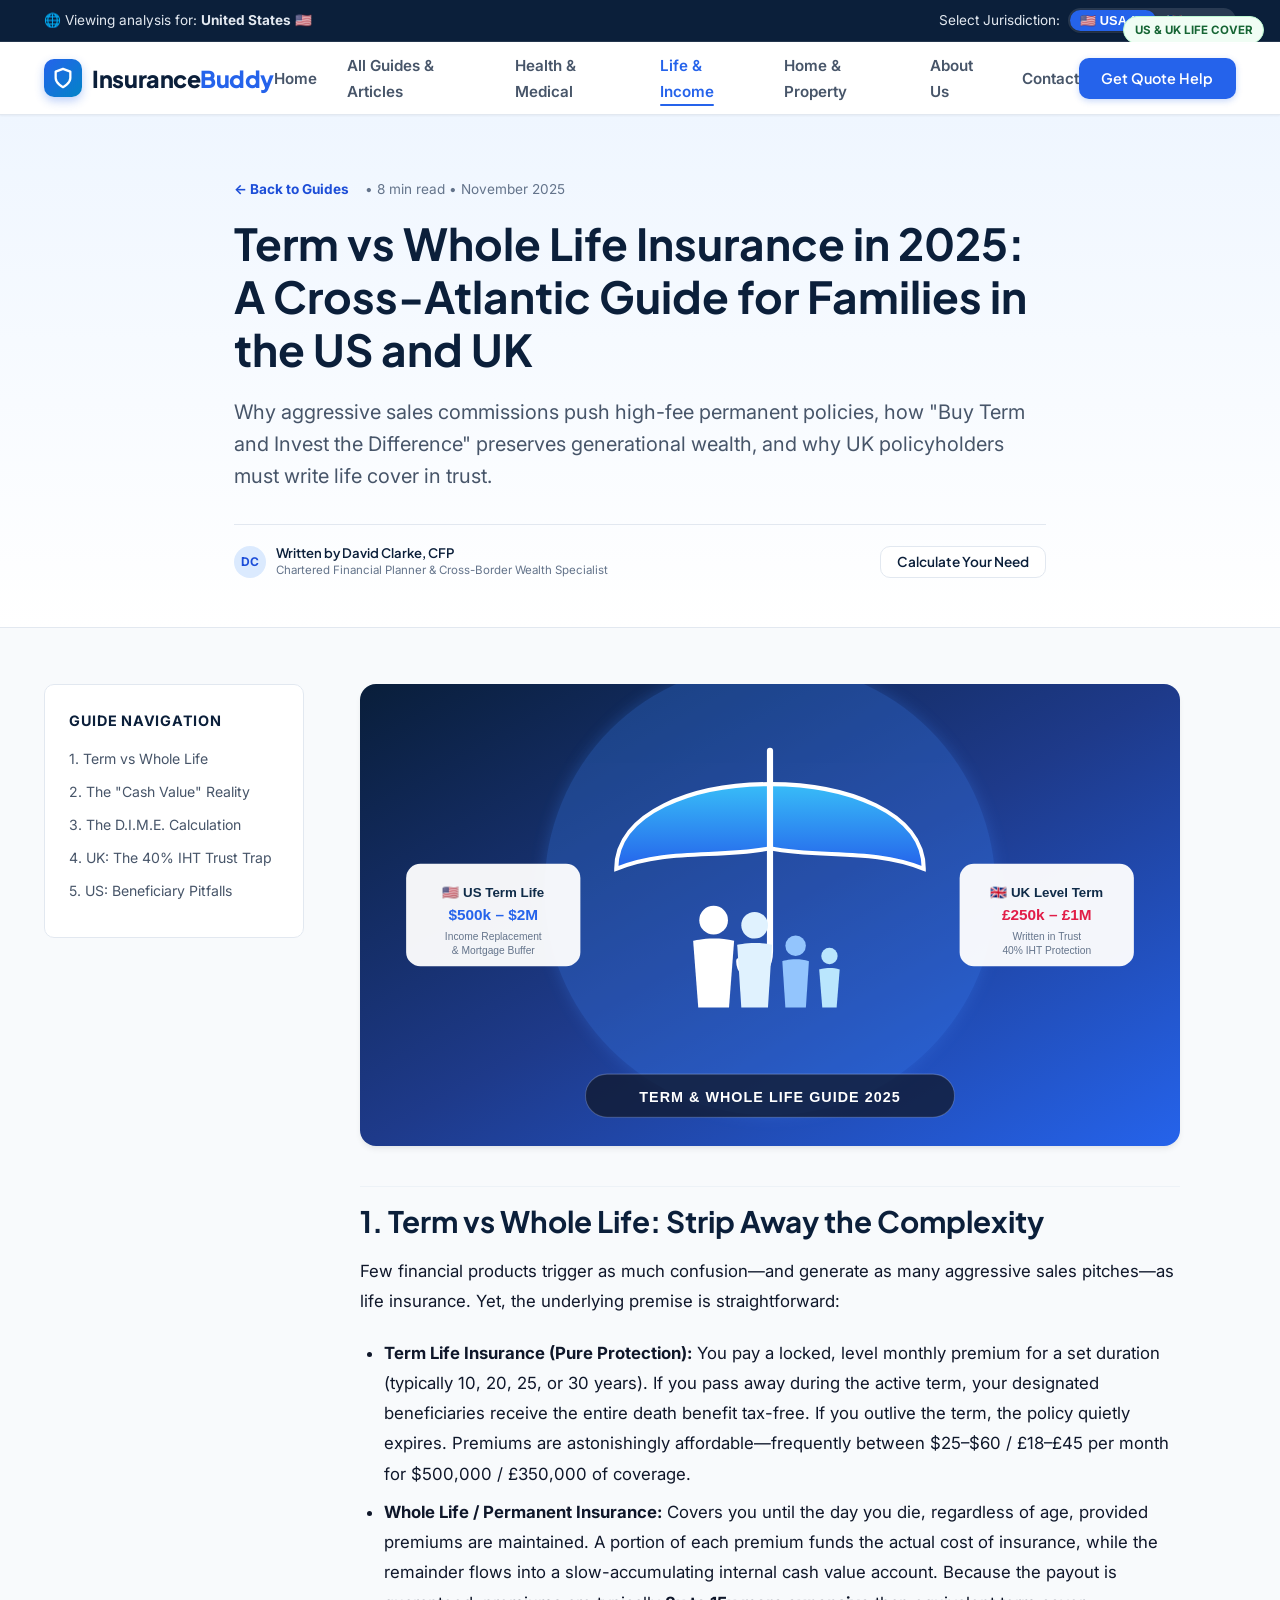
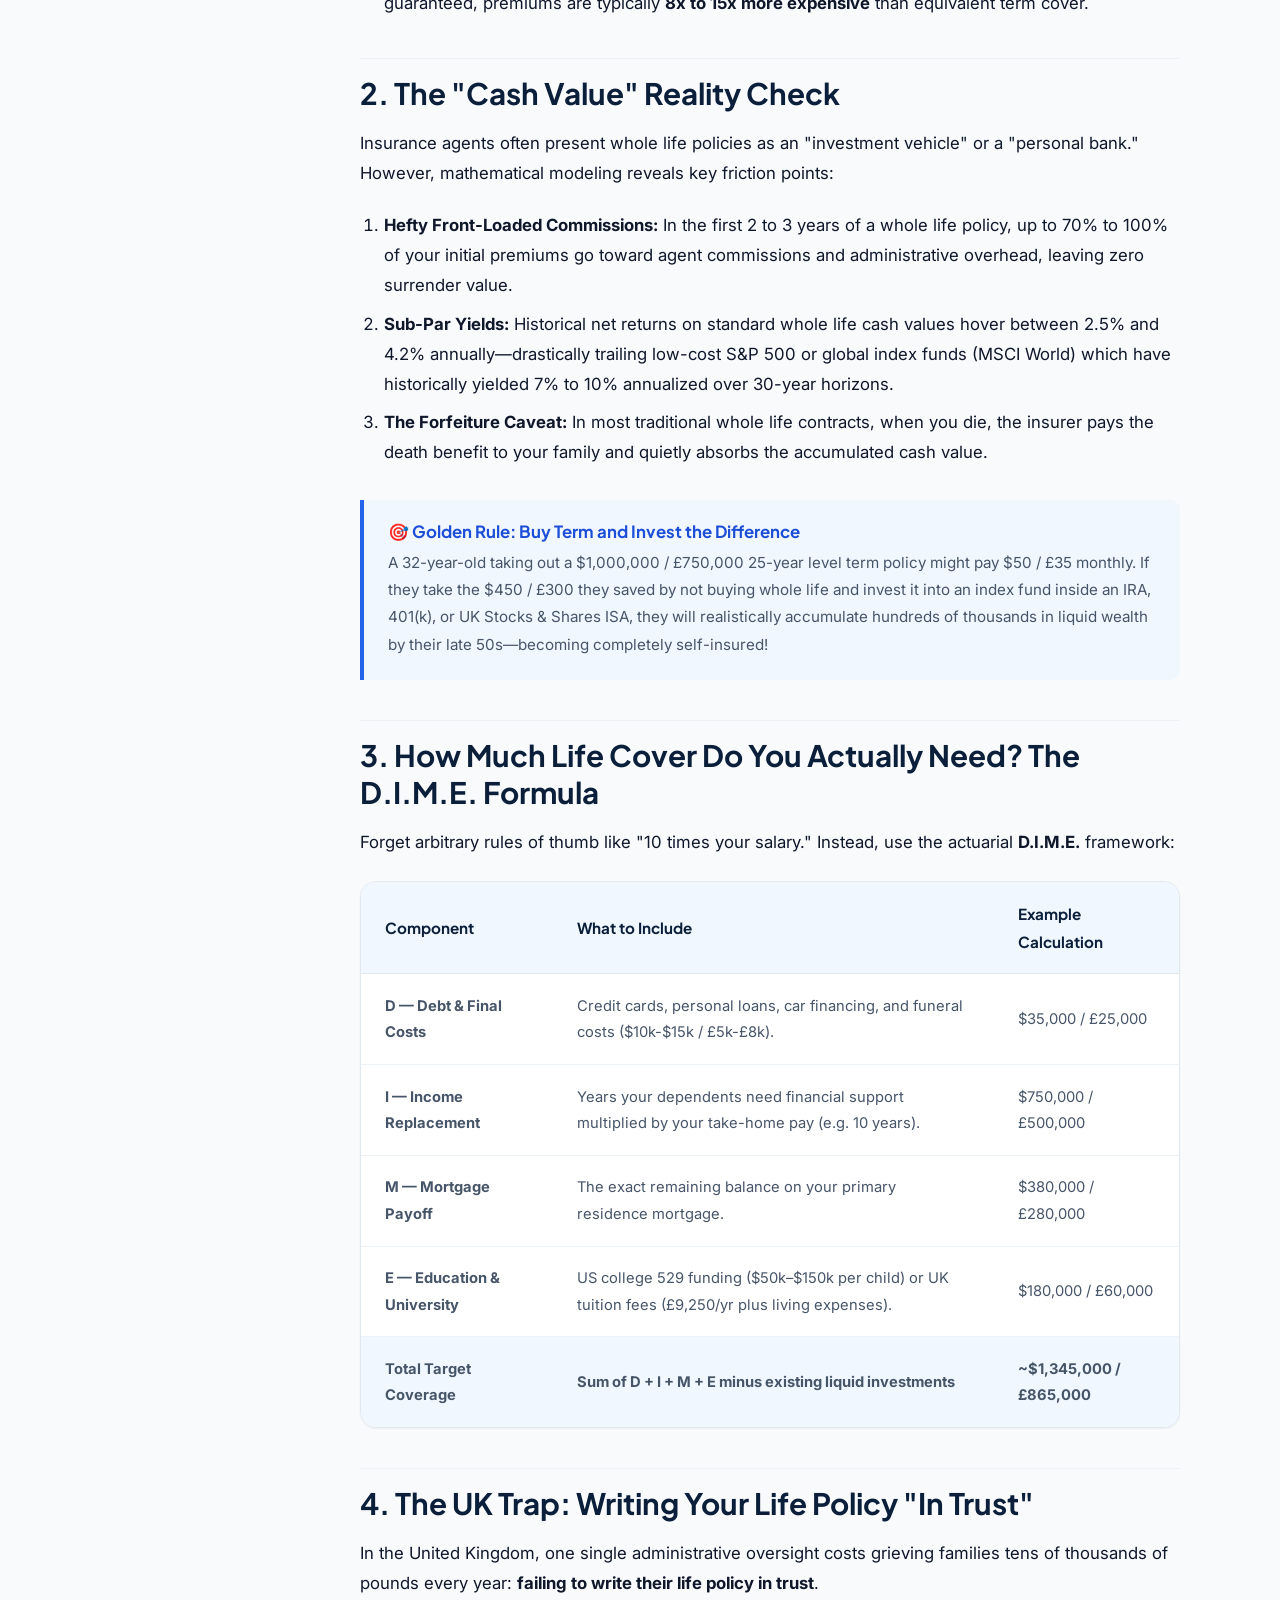
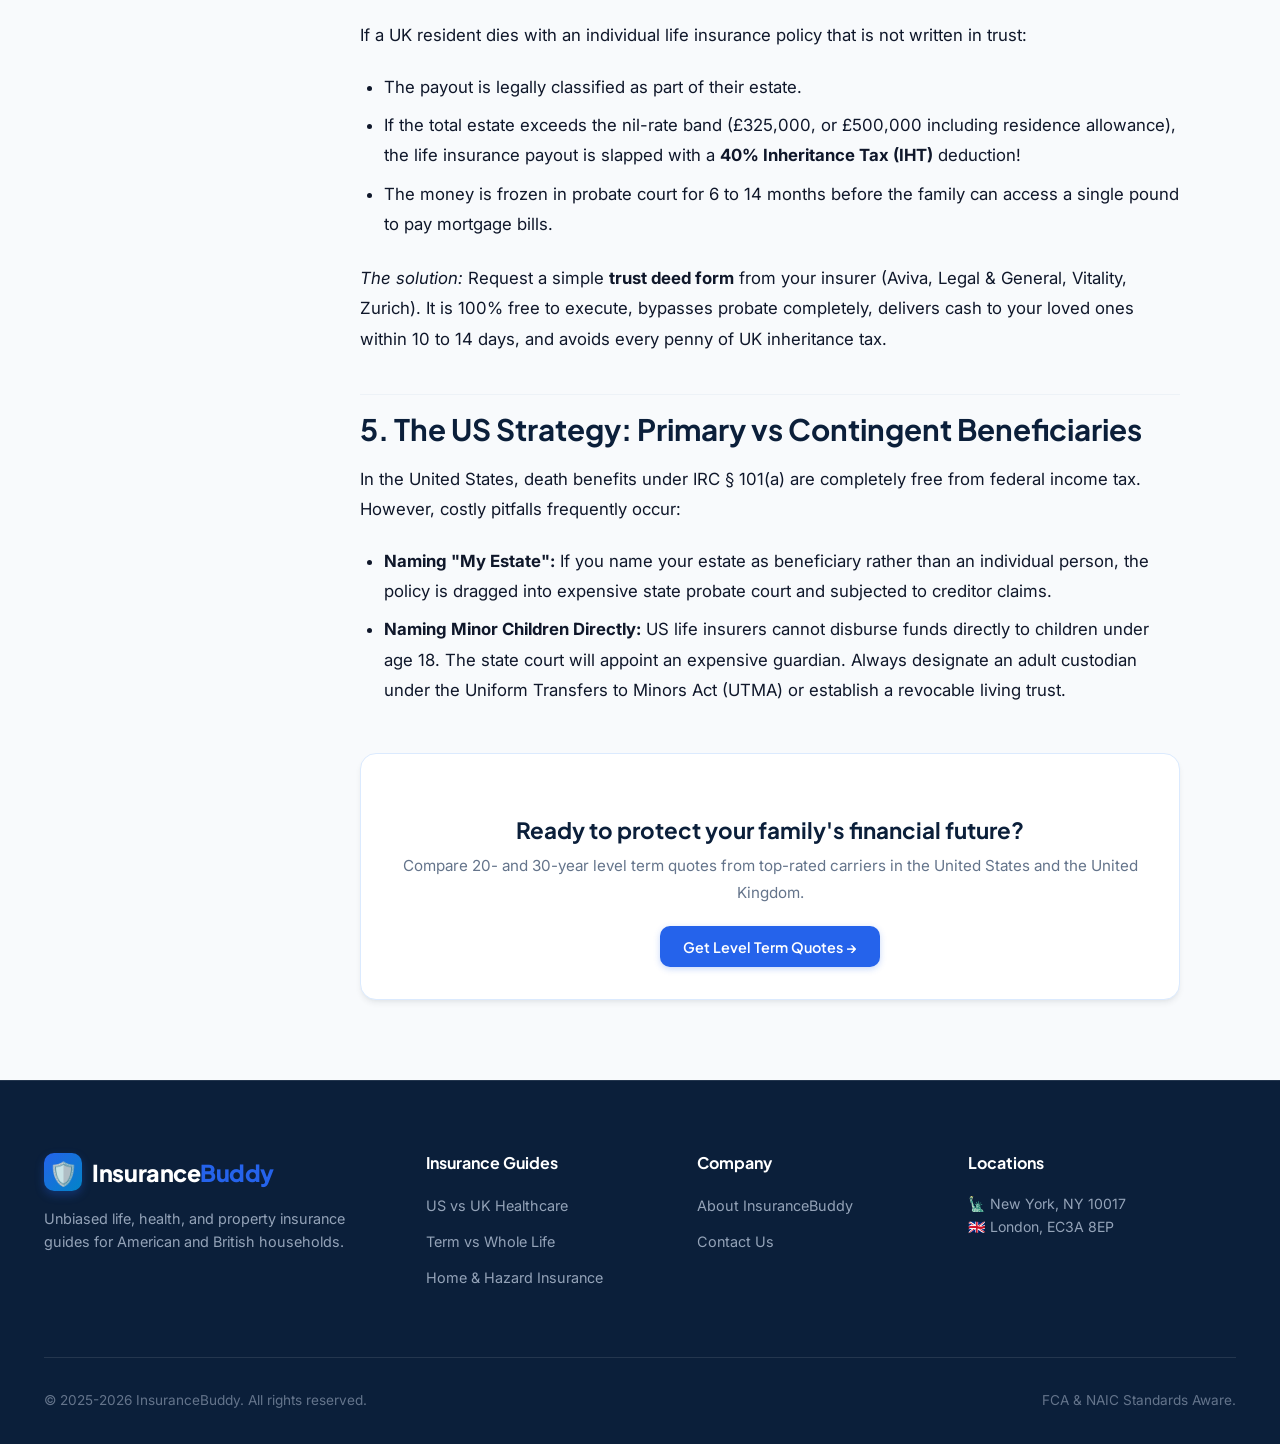
<file: post-life-insurance-guide.html>
<!DOCTYPE html>
<html lang="en">
<head>
  <meta charset="UTF-8">
  <meta name="viewport" content="width=device-width, initial-scale=1.0">
  <title>Term vs Whole Life Insurance in 2025: Cross-Atlantic Guide for Families - InsuranceBuddy</title>
  <meta name="description" content="Discover whether term life or whole life insurance makes sense for your family. Compare US estate tax strategies with UK policies written in trust to dodge the 40% IHT bill.">
  <link rel="stylesheet" href="css/styles.css">
  <link rel="icon" href="data:image/svg+xml,<svg xmlns=%22http://www.w3.org/2000/svg%22 viewBox=%220 0 100 100%22><text y=%22.9em%22 font-size=%2290%22>🛡️</text></svg>">
</head>
<body>

  <!-- Top Region Selector -->
  <aside class="top-notice-bar" aria-label="Region selector bar">
    <div class="container top-notice-inner">
      <div>
        <span>🌐 Viewing analysis for: <strong data-region-name>United States</strong> <span data-region-flag>🇺🇸</span></span>
      </div>
      <div class="region-selector">
        <span>Select Jurisdiction:</span>
        <div class="region-btn-group" role="group">
          <button type="button" class="region-toggle-btn active" data-region="US">🇺🇸 USA ($)</button>
          <button type="button" class="region-toggle-btn" data-region="UK">🇬🇧 UK (£)</button>
        </div>
      </div>
    </div>
  </aside>

  <!-- Main Navigation Header -->
  <header class="main-header">
    <div class="container">
      <nav class="navbar" aria-label="Main Navigation">
        <a href="index.html" class="brand-logo">
          <div class="brand-icon">
            <svg width="22" height="22" viewBox="0 0 24 24" fill="none" stroke="currentColor" stroke-width="2.5" stroke-linecap="round" stroke-linejoin="round">
              <path d="M12 22s8-4 8-10V5l-8-3-8 3v7c0 6 8 10 8 10z"/>
            </svg>
          </div>
          <span>Insurance<span class="highlight">Buddy</span></span>
        </a>

        <ul class="nav-links">
          <li><a href="index.html">Home</a></li>
          <li><a href="blog.html">All Guides &amp; Articles</a></li>
          <li><a href="post-health-insurance-us-uk.html">Health &amp; Medical</a></li>
          <li><a href="post-life-insurance-guide.html" class="active">Life &amp; Income</a></li>
          <li><a href="post-property-insurance-guide.html">Home &amp; Property</a></li>
          <li><a href="about.html">About Us</a></li>
          <li><a href="contact.html">Contact</a></li>
        </ul>

        <div class="nav-actions">
          <button class="btn btn-primary open-quote-modal">Get Quote Help</button>
          <button class="mobile-toggle" aria-label="Toggle navigation menu">&#9776;</button>
        </div>
      </nav>
    </div>
  </header>

  <main>
    <!-- Article Header -->
    <header class="article-header">
      <div class="container article-hero-wrap">
        <div class="article-meta-top">
          <a href="blog.html" style="font-weight: 700; font-size: 0.85rem;">&larr; Back to Guides</a>
          <span class="region-tag tag-both">US &amp; UK Life Cover</span>
          <span style="font-size: 0.85rem; color: #64748b;">• 8 min read • November 2025</span>
        </div>
        <h1 class="article-headline">
          Term vs Whole Life Insurance in 2025: A Cross-Atlantic Guide for Families in the US and UK
        </h1>
        <p class="article-lead">
          Why aggressive sales commissions push high-fee permanent policies, how "Buy Term and Invest the Difference" preserves generational wealth, and why UK policyholders must write life cover in trust.
        </p>

        <div class="article-author-bar">
          <div class="card-author">
            <div class="author-avatar">DC</div>
            <div class="author-info">
              <h5>Written by David Clarke, CFP</h5>
              <span>Chartered Financial Planner &amp; Cross-Border Wealth Specialist</span>
            </div>
          </div>
          <div>
            <button class="btn btn-secondary open-quote-modal" style="font-size: 0.85rem; padding: 0.4rem 1rem;">
              Calculate Your Need
            </button>
          </div>
        </div>
      </div>
    </header>

    <!-- Content & Sticky TOC Layout -->
    <div class="container">
      <div class="article-layout">
        <aside class="article-toc">
          <div class="toc-title">Guide Navigation</div>
          <ul class="toc-list">
            <li><a href="#core-difference">1. Term vs Whole Life</a></li>
            <li><a href="#cash-value-myth">2. The "Cash Value" Reality</a></li>
            <li><a href="#dime-formula">3. The D.I.M.E. Calculation</a></li>
            <li><a href="#uk-trust-trap">4. UK: The 40% IHT Trust Trap</a></li>
            <li><a href="#us-strategy">5. US: Beneficiary Pitfalls</a></li>
          </ul>
        </aside>

        <article class="article-content">
          <img src="images/life-insurance.svg" alt="Life Insurance family umbrella illustration" style="border-radius: var(--radius-lg); margin-bottom: 2.5rem; box-shadow: var(--shadow-md);">

          <section id="core-difference">
            <h2>1. Term vs Whole Life: Strip Away the Complexity</h2>
            <p>
              Few financial products trigger as much confusion—and generate as many aggressive sales pitches—as life insurance. Yet, the underlying premise is straightforward:
            </p>
            <ul>
              <li><strong>Term Life Insurance (Pure Protection):</strong> You pay a locked, level monthly premium for a set duration (typically 10, 20, 25, or 30 years). If you pass away during the active term, your designated beneficiaries receive the entire death benefit tax-free. If you outlive the term, the policy quietly expires. Premiums are astonishingly affordable—frequently between $25–$60 / £18–£45 per month for $500,000 / £350,000 of coverage.</li>
              <li><strong>Whole Life / Permanent Insurance:</strong> Covers you until the day you die, regardless of age, provided premiums are maintained. A portion of each premium funds the actual cost of insurance, while the remainder flows into a slow-accumulating internal cash value account. Because the payout is guaranteed, premiums are typically <strong>8x to 15x more expensive</strong> than equivalent term cover.</li>
            </ul>
          </section>

          <section id="cash-value-myth">
            <h2>2. The "Cash Value" Reality Check</h2>
            <p>
              Insurance agents often present whole life policies as an "investment vehicle" or a "personal bank." However, mathematical modeling reveals key friction points:
            </p>
            <ol>
              <li><strong>Hefty Front-Loaded Commissions:</strong> In the first 2 to 3 years of a whole life policy, up to 70% to 100% of your initial premiums go toward agent commissions and administrative overhead, leaving zero surrender value.</li>
              <li><strong>Sub-Par Yields:</strong> Historical net returns on standard whole life cash values hover between 2.5% and 4.2% annually—drastically trailing low-cost S&amp;P 500 or global index funds (MSCI World) which have historically yielded 7% to 10% annualized over 30-year horizons.</li>
              <li><strong>The Forfeiture Caveat:</strong> In most traditional whole life contracts, when you die, the insurer pays the death benefit to your family and quietly absorbs the accumulated cash value.</li>
            </ol>

            <div class="callout-box">
              <h4>🎯 Golden Rule: Buy Term and Invest the Difference</h4>
              <p>
                A 32-year-old taking out a $1,000,000 / £750,000 25-year level term policy might pay $50 / £35 monthly. If they take the $450 / £300 they saved by not buying whole life and invest it into an index fund inside an IRA, 401(k), or UK Stocks &amp; Shares ISA, they will realistically accumulate hundreds of thousands in liquid wealth by their late 50s—becoming completely self-insured!
              </p>
            </div>
          </section>

          <section id="dime-formula">
            <h2>3. How Much Life Cover Do You Actually Need? The D.I.M.E. Formula</h2>
            <p>
              Forget arbitrary rules of thumb like "10 times your salary." Instead, use the actuarial <strong>D.I.M.E.</strong> framework:
            </p>

            <div class="compare-table-wrap" style="margin: 1.5rem 0;">
              <table class="compare-table">
                <thead>
                  <tr>
                    <th>Component</th>
                    <th>What to Include</th>
                    <th>Example Calculation</th>
                  </tr>
                </thead>
                <tbody>
                  <tr>
                    <td><strong>D — Debt &amp; Final Costs</strong></td>
                    <td>Credit cards, personal loans, car financing, and funeral costs ($10k-$15k / £5k-£8k).</td>
                    <td>$35,000 / £25,000</td>
                  </tr>
                  <tr>
                    <td><strong>I — Income Replacement</strong></td>
                    <td>Years your dependents need financial support multiplied by your take-home pay (e.g. 10 years).</td>
                    <td>$750,000 / £500,000</td>
                  </tr>
                  <tr>
                    <td><strong>M — Mortgage Payoff</strong></td>
                    <td>The exact remaining balance on your primary residence mortgage.</td>
                    <td>$380,000 / £280,000</td>
                  </tr>
                  <tr>
                    <td><strong>E — Education &amp; University</strong></td>
                    <td>US college 529 funding ($50k–$150k per child) or UK tuition fees (£9,250/yr plus living expenses).</td>
                    <td>$180,000 / £60,000</td>
                  </tr>
                  <tr style="background: var(--ice-blue);">
                    <td><strong>Total Target Coverage</strong></td>
                    <td><strong>Sum of D + I + M + E minus existing liquid investments</strong></td>
                    <td><strong>~$1,345,000 / £865,000</strong></td>
                  </tr>
                </tbody>
              </table>
            </div>
          </section>

          <section id="uk-trust-trap">
            <h2>4. The UK Trap: Writing Your Life Policy "In Trust"</h2>
            <p>
              In the United Kingdom, one single administrative oversight costs grieving families tens of thousands of pounds every year: <strong>failing to write their life policy in trust</strong>.
            </p>
            <p>
              If a UK resident dies with an individual life insurance policy that is not written in trust:
            </p>
            <ul>
              <li>The payout is legally classified as part of their estate.</li>
              <li>If the total estate exceeds the nil-rate band (£325,000, or £500,000 including residence allowance), the life insurance payout is slapped with a <strong>40% Inheritance Tax (IHT)</strong> deduction!</li>
              <li>The money is frozen in probate court for 6 to 14 months before the family can access a single pound to pay mortgage bills.</li>
            </ul>
            <p>
              <em>The solution:</em> Request a simple <strong>trust deed form</strong> from your insurer (Aviva, Legal &amp; General, Vitality, Zurich). It is 100% free to execute, bypasses probate completely, delivers cash to your loved ones within 10 to 14 days, and avoids every penny of UK inheritance tax.
            </p>
          </section>

          <section id="us-strategy">
            <h2>5. The US Strategy: Primary vs Contingent Beneficiaries</h2>
            <p>
              In the United States, death benefits under IRC § 101(a) are completely free from federal income tax. However, costly pitfalls frequently occur:
            </p>
            <ul>
              <li><strong>Naming "My Estate":</strong> If you name your estate as beneficiary rather than an individual person, the policy is dragged into expensive state probate court and subjected to creditor claims.</li>
              <li><strong>Naming Minor Children Directly:</strong> US life insurers cannot disburse funds directly to children under age 18. The state court will appoint an expensive guardian. Always designate an adult custodian under the Uniform Transfers to Minors Act (UTMA) or establish a revocable living trust.</li>
            </ul>

            <div style="background: #ffffff; border: 1px solid var(--ice-blue-border); border-radius: var(--radius-lg); padding: 2rem; margin-top: 3rem; text-align: center; box-shadow: var(--shadow-md);">
              <h3 style="font-size: 1.4rem; margin-bottom: 0.5rem;">Ready to protect your family's financial future?</h3>
              <p style="color: #64748b; font-size: 0.95rem; margin-bottom: 1.25rem;">
                Compare 20- and 30-year level term quotes from top-rated carriers in the United States and the United Kingdom.
              </p>
              <button class="btn btn-primary open-quote-modal">Get Level Term Quotes &rarr;</button>
            </div>
          </section>
        </article>
      </div>
    </div>
  </main>

  <!-- Global Footer -->
  <footer class="main-footer">
    <div class="container">
      <div class="footer-grid">
        <div class="footer-brand">
          <a href="index.html" class="brand-logo" style="color: #ffffff;">
            <div class="brand-icon">🛡️</div>
            <span>Insurance<span class="highlight">Buddy</span></span>
          </a>
          <p>Unbiased life, health, and property insurance guides for American and British households.</p>
        </div>

        <div class="footer-col">
          <h4>Insurance Guides</h4>
          <ul class="footer-links">
            <li><a href="post-health-insurance-us-uk.html">US vs UK Healthcare</a></li>
            <li><a href="post-life-insurance-guide.html">Term vs Whole Life</a></li>
            <li><a href="post-property-insurance-guide.html">Home &amp; Hazard Insurance</a></li>
          </ul>
        </div>

        <div class="footer-col">
          <h4>Company</h4>
          <ul class="footer-links">
            <li><a href="about.html">About InsuranceBuddy</a></li>
            <li><a href="contact.html">Contact Us</a></li>
          </ul>
        </div>

        <div class="footer-col">
          <h4>Locations</h4>
          <p style="font-size: 0.88rem; color: #94a3b8;">
            🗽 New York, NY 10017<br>
            🇬🇧 London, EC3A 8EP
          </p>
        </div>
      </div>
      <div class="footer-bottom">
        <div>&copy; 2025-2026 InsuranceBuddy. All rights reserved.</div>
        <div>FCA &amp; NAIC Standards Aware.</div>
      </div>
    </div>
  </footer>

  <!-- Modal -->
  <div class="quote-modal-overlay" id="quote-modal-overlay">
    <div class="quote-modal">
      <button class="modal-close">&times;</button>
      <h3 style="font-size: 1.35rem; margin-bottom: 0.5rem;">Calculate Term Life Rates</h3>
      <p style="font-size: 0.85rem; color: #64748b; margin-bottom: 1.25rem;">Unbiased quotes with zero sales pressure.</p>
      <form id="modal-quote-form">
        <div class="form-group">
          <label>Jurisdiction</label>
          <select class="form-control">
            <option value="US">🇺🇸 United States ($)</option>
            <option value="UK">🇬🇧 United Kingdom (£)</option>
          </select>
        </div>
        <div class="form-group">
          <label>Target Sum Assured</label>
          <select class="form-control">
            <option>$250,000 / £200,000</option>
            <option>$500,000 / £350,000</option>
            <option>$1,000,000 / £750,000</option>
          </select>
        </div>
        <div class="form-group">
          <label>Email Address</label>
          <input type="email" class="form-control" required placeholder="name@example.com">
        </div>
        <button type="submit" class="btn btn-primary" style="width: 100%;">Compare Carrier Rates</button>
      </form>
    </div>
  </div>

  <script src="js/main.js"></script>
</body>
</html>
</file>
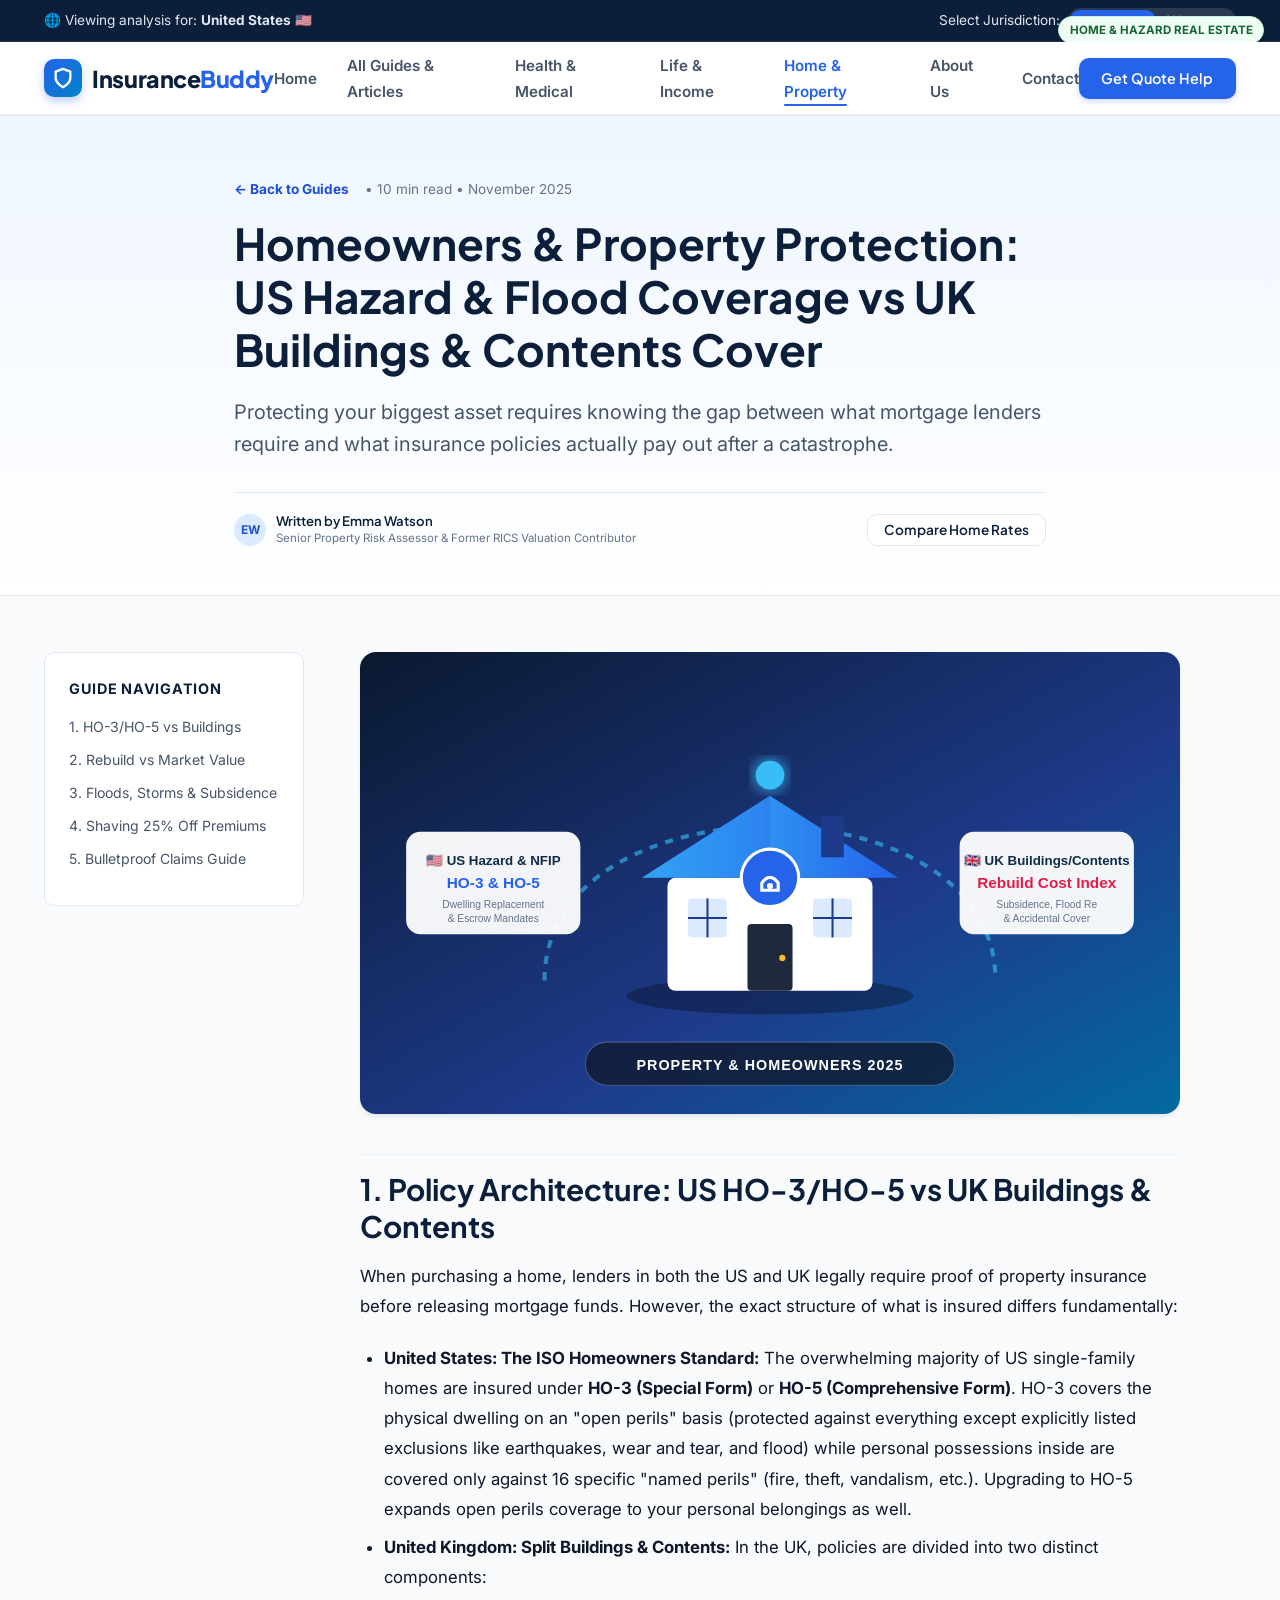
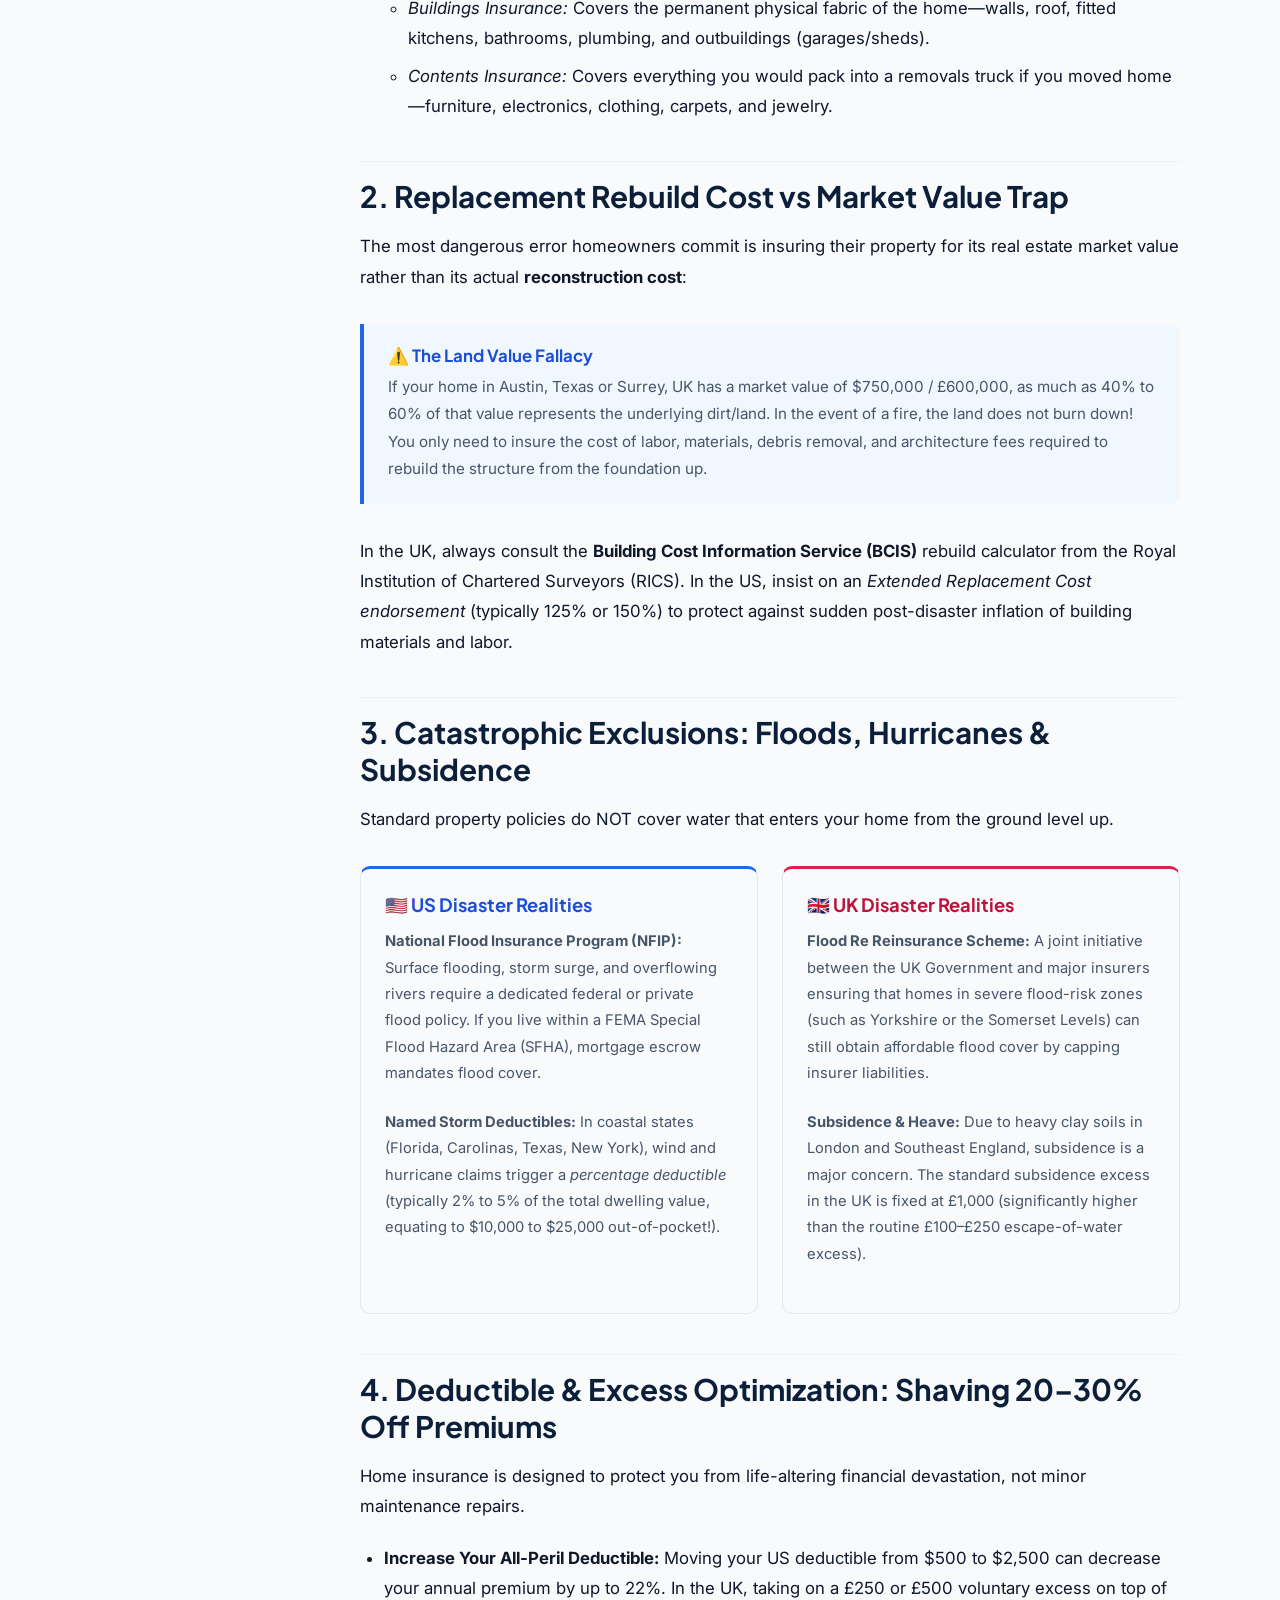
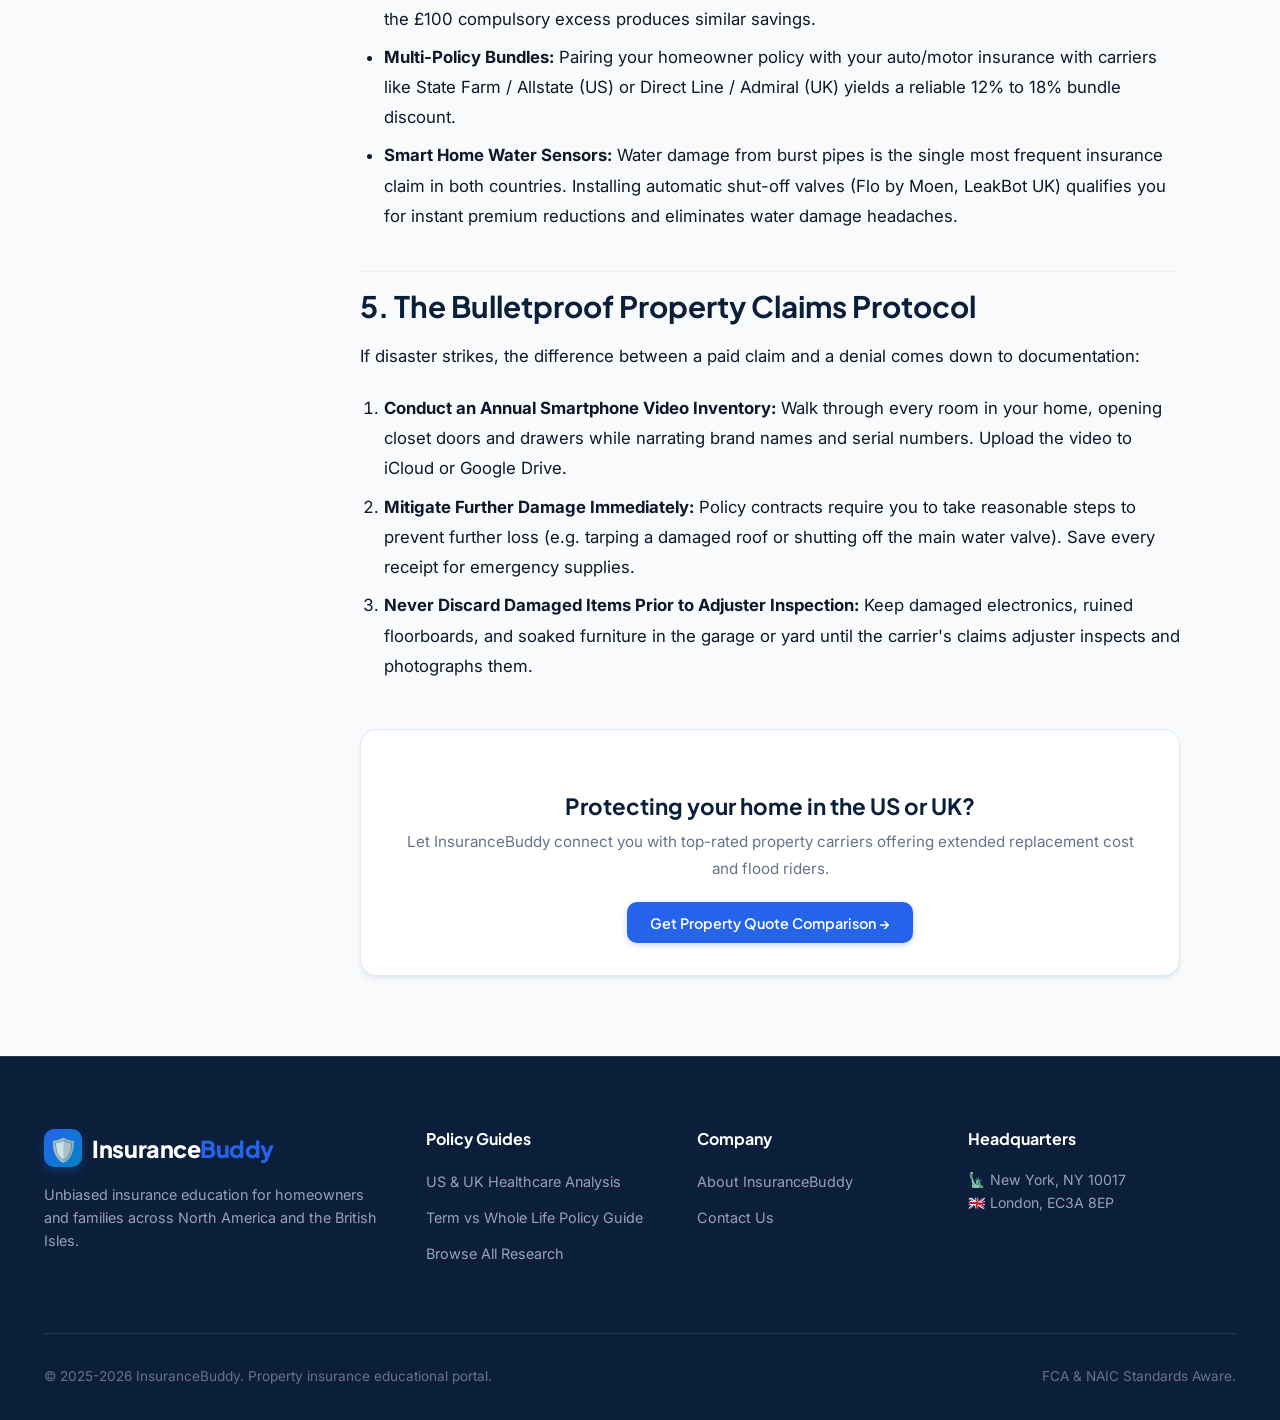
<file: post-property-insurance-guide.html>
<!DOCTYPE html>
<html lang="en">
<head>
  <meta charset="UTF-8">
  <meta name="viewport" content="width=device-width, initial-scale=1.0">
  <title>Homeowners & Property Protection: US Hazard vs UK Buildings & Contents - InsuranceBuddy</title>
  <meta name="description" content="A complete transatlantic property insurance manual covering US HO-3/HO-5 dwelling, hurricane deductibles, and NFIP flood rules compared to UK Buildings & Contents, Flood Re, and subsidence.">
  <link rel="stylesheet" href="css/styles.css">
  <link rel="icon" href="data:image/svg+xml,<svg xmlns=%22http://www.w3.org/2000/svg%22 viewBox=%220 0 100 100%22><text y=%22.9em%22 font-size=%2290%22>🛡️</text></svg>">
</head>
<body>

  <!-- Top Region Selector -->
  <aside class="top-notice-bar" aria-label="Region selector bar">
    <div class="container top-notice-inner">
      <div>
        <span>🌐 Viewing analysis for: <strong data-region-name>United States</strong> <span data-region-flag>🇺🇸</span></span>
      </div>
      <div class="region-selector">
        <span>Select Jurisdiction:</span>
        <div class="region-btn-group" role="group">
          <button type="button" class="region-toggle-btn active" data-region="US">🇺🇸 USA ($)</button>
          <button type="button" class="region-toggle-btn" data-region="UK">🇬🇧 UK (£)</button>
        </div>
      </div>
    </div>
  </aside>

  <!-- Navigation Header -->
  <header class="main-header">
    <div class="container">
      <nav class="navbar" aria-label="Main Navigation">
        <a href="index.html" class="brand-logo">
          <div class="brand-icon">
            <svg width="22" height="22" viewBox="0 0 24 24" fill="none" stroke="currentColor" stroke-width="2.5" stroke-linecap="round" stroke-linejoin="round">
              <path d="M12 22s8-4 8-10V5l-8-3-8 3v7c0 6 8 10 8 10z"/>
            </svg>
          </div>
          <span>Insurance<span class="highlight">Buddy</span></span>
        </a>

        <ul class="nav-links">
          <li><a href="index.html">Home</a></li>
          <li><a href="blog.html">All Guides &amp; Articles</a></li>
          <li><a href="post-health-insurance-us-uk.html">Health &amp; Medical</a></li>
          <li><a href="post-life-insurance-guide.html">Life &amp; Income</a></li>
          <li><a href="post-property-insurance-guide.html" class="active">Home &amp; Property</a></li>
          <li><a href="about.html">About Us</a></li>
          <li><a href="contact.html">Contact</a></li>
        </ul>

        <div class="nav-actions">
          <button class="btn btn-primary open-quote-modal">Get Quote Help</button>
          <button class="mobile-toggle" aria-label="Toggle navigation menu">&#9776;</button>
        </div>
      </nav>
    </div>
  </header>

  <main>
    <!-- Article Header -->
    <header class="article-header">
      <div class="container article-hero-wrap">
        <div class="article-meta-top">
          <a href="blog.html" style="font-weight: 700; font-size: 0.85rem;">&larr; Back to Guides</a>
          <span class="region-tag tag-both">Home &amp; Hazard Real Estate</span>
          <span style="font-size: 0.85rem; color: #64748b;">• 10 min read • November 2025</span>
        </div>
        <h1 class="article-headline">
          Homeowners &amp; Property Protection: US Hazard &amp; Flood Coverage vs UK Buildings &amp; Contents Cover
        </h1>
        <p class="article-lead">
          Protecting your biggest asset requires knowing the gap between what mortgage lenders require and what insurance policies actually pay out after a catastrophe.
        </p>

        <div class="article-author-bar">
          <div class="card-author">
            <div class="author-avatar">EW</div>
            <div class="author-info">
              <h5>Written by Emma Watson</h5>
              <span>Senior Property Risk Assessor &amp; Former RICS Valuation Contributor</span>
            </div>
          </div>
          <div>
            <button class="btn btn-secondary open-quote-modal" style="font-size: 0.85rem; padding: 0.4rem 1rem;">
              Compare Home Rates
            </button>
          </div>
        </div>
      </div>
    </header>

    <!-- Content & Sticky TOC Layout -->
    <div class="container">
      <div class="article-layout">
        <aside class="article-toc">
          <div class="toc-title">Guide Navigation</div>
          <ul class="toc-list">
            <li><a href="#core-structures">1. HO-3/HO-5 vs Buildings</a></li>
            <li><a href="#replacement-vs-market">2. Rebuild vs Market Value</a></li>
            <li><a href="#flood-subsidence">3. Floods, Storms &amp; Subsidence</a></li>
            <li><a href="#deductibles-excess">4. Shaving 25% Off Premiums</a></li>
            <li><a href="#claims-guide">5. Bulletproof Claims Guide</a></li>
          </ul>
        </aside>

        <article class="article-content">
          <img src="images/property-insurance.svg" alt="Home and Property insurance architectural illustration" style="border-radius: var(--radius-lg); margin-bottom: 2.5rem; box-shadow: var(--shadow-md);">

          <section id="core-structures">
            <h2>1. Policy Architecture: US HO-3/HO-5 vs UK Buildings &amp; Contents</h2>
            <p>
              When purchasing a home, lenders in both the US and UK legally require proof of property insurance before releasing mortgage funds. However, the exact structure of what is insured differs fundamentally:
            </p>
            <ul>
              <li><strong>United States: The ISO Homeowners Standard:</strong> The overwhelming majority of US single-family homes are insured under <strong>HO-3 (Special Form)</strong> or <strong>HO-5 (Comprehensive Form)</strong>. HO-3 covers the physical dwelling on an "open perils" basis (protected against everything except explicitly listed exclusions like earthquakes, wear and tear, and flood) while personal possessions inside are covered only against 16 specific "named perils" (fire, theft, vandalism, etc.). Upgrading to HO-5 expands open perils coverage to your personal belongings as well.</li>
              <li><strong>United Kingdom: Split Buildings &amp; Contents:</strong> In the UK, policies are divided into two distinct components:
                <ul>
                  <li><em>Buildings Insurance:</em> Covers the permanent physical fabric of the home—walls, roof, fitted kitchens, bathrooms, plumbing, and outbuildings (garages/sheds).</li>
                  <li><em>Contents Insurance:</em> Covers everything you would pack into a removals truck if you moved home—furniture, electronics, clothing, carpets, and jewelry.</li>
                </ul>
              </li>
            </ul>
          </section>

          <section id="replacement-vs-market">
            <h2>2. Replacement Rebuild Cost vs Market Value Trap</h2>
            <p>
              The most dangerous error homeowners commit is insuring their property for its real estate market value rather than its actual <strong>reconstruction cost</strong>:
            </p>
            <div class="callout-box">
              <h4>⚠️ The Land Value Fallacy</h4>
              <p>
                If your home in Austin, Texas or Surrey, UK has a market value of $750,000 / £600,000, as much as 40% to 60% of that value represents the underlying dirt/land. In the event of a fire, the land does not burn down! You only need to insure the cost of labor, materials, debris removal, and architecture fees required to rebuild the structure from the foundation up.
              </p>
            </div>
            <p>
              In the UK, always consult the <strong>Building Cost Information Service (BCIS)</strong> rebuild calculator from the Royal Institution of Chartered Surveyors (RICS). In the US, insist on an <em>Extended Replacement Cost endorsement</em> (typically 125% or 150%) to protect against sudden post-disaster inflation of building materials and labor.
            </p>
          </section>

          <section id="flood-subsidence">
            <h2>3. Catastrophic Exclusions: Floods, Hurricanes &amp; Subsidence</h2>
            <p>
              Standard property policies do NOT cover water that enters your home from the ground level up.
            </p>

            <div class="compare-cols">
              <div class="compare-card-us">
                <h3 style="color: #1d4ed8; margin-top: 0; font-size: 1.15rem;">🇺🇸 US Disaster Realities</h3>
                <p style="font-size: 0.92rem; color: #475569;">
                  <strong>National Flood Insurance Program (NFIP):</strong> Surface flooding, storm surge, and overflowing rivers require a dedicated federal or private flood policy. If you live within a FEMA Special Flood Hazard Area (SFHA), mortgage escrow mandates flood cover.
                </p>
                <p style="font-size: 0.92rem; color: #475569;">
                  <strong>Named Storm Deductibles:</strong> In coastal states (Florida, Carolinas, Texas, New York), wind and hurricane claims trigger a <em>percentage deductible</em> (typically 2% to 5% of the total dwelling value, equating to $10,000 to $25,000 out-of-pocket!).
                </p>
              </div>

              <div class="compare-card-uk">
                <h3 style="color: #be123c; margin-top: 0; font-size: 1.15rem;">🇬🇧 UK Disaster Realities</h3>
                <p style="font-size: 0.92rem; color: #475569;">
                  <strong>Flood Re Reinsurance Scheme:</strong> A joint initiative between the UK Government and major insurers ensuring that homes in severe flood-risk zones (such as Yorkshire or the Somerset Levels) can still obtain affordable flood cover by capping insurer liabilities.
                </p>
                <p style="font-size: 0.92rem; color: #475569;">
                  <strong>Subsidence &amp; Heave:</strong> Due to heavy clay soils in London and Southeast England, subsidence is a major concern. The standard subsidence excess in the UK is fixed at £1,000 (significantly higher than the routine £100–£250 escape-of-water excess).
                </p>
              </div>
            </div>
          </section>

          <section id="deductibles-excess">
            <h2>4. Deductible &amp; Excess Optimization: Shaving 20–30% Off Premiums</h2>
            <p>
              Home insurance is designed to protect you from life-altering financial devastation, not minor maintenance repairs.
            </p>
            <ul>
              <li><strong>Increase Your All-Peril Deductible:</strong> Moving your US deductible from $500 to $2,500 can decrease your annual premium by up to 22%. In the UK, taking on a £250 or £500 voluntary excess on top of the £100 compulsory excess produces similar savings.</li>
              <li><strong>Multi-Policy Bundles:</strong> Pairing your homeowner policy with your auto/motor insurance with carriers like State Farm / Allstate (US) or Direct Line / Admiral (UK) yields a reliable 12% to 18% bundle discount.</li>
              <li><strong>Smart Home Water Sensors:</strong> Water damage from burst pipes is the single most frequent insurance claim in both countries. Installing automatic shut-off valves (Flo by Moen, LeakBot UK) qualifies you for instant premium reductions and eliminates water damage headaches.</li>
            </ul>
          </section>

          <section id="claims-guide">
            <h2>5. The Bulletproof Property Claims Protocol</h2>
            <p>
              If disaster strikes, the difference between a paid claim and a denial comes down to documentation:
            </p>
            <ol>
              <li><strong>Conduct an Annual Smartphone Video Inventory:</strong> Walk through every room in your home, opening closet doors and drawers while narrating brand names and serial numbers. Upload the video to iCloud or Google Drive.</li>
              <li><strong>Mitigate Further Damage Immediately:</strong> Policy contracts require you to take reasonable steps to prevent further loss (e.g. tarping a damaged roof or shutting off the main water valve). Save every receipt for emergency supplies.</li>
              <li><strong>Never Discard Damaged Items Prior to Adjuster Inspection:</strong> Keep damaged electronics, ruined floorboards, and soaked furniture in the garage or yard until the carrier's claims adjuster inspects and photographs them.</li>
            </ol>

            <div style="background: #ffffff; border: 1px solid var(--ice-blue-border); border-radius: var(--radius-lg); padding: 2rem; margin-top: 3rem; text-align: center; box-shadow: var(--shadow-md);">
              <h3 style="font-size: 1.4rem; margin-bottom: 0.5rem;">Protecting your home in the US or UK?</h3>
              <p style="color: #64748b; font-size: 0.95rem; margin-bottom: 1.25rem;">
                Let InsuranceBuddy connect you with top-rated property carriers offering extended replacement cost and flood riders.
              </p>
              <button class="btn btn-primary open-quote-modal">Get Property Quote Comparison &rarr;</button>
            </div>
          </section>
        </article>
      </div>
    </div>
  </main>

  <!-- Global Footer -->
  <footer class="main-footer">
    <div class="container">
      <div class="footer-grid">
        <div class="footer-brand">
          <a href="index.html" class="brand-logo" style="color: #ffffff;">
            <div class="brand-icon">🛡️</div>
            <span>Insurance<span class="highlight">Buddy</span></span>
          </a>
          <p>Unbiased insurance education for homeowners and families across North America and the British Isles.</p>
        </div>

        <div class="footer-col">
          <h4>Policy Guides</h4>
          <ul class="footer-links">
            <li><a href="post-health-insurance-us-uk.html">US &amp; UK Healthcare Analysis</a></li>
            <li><a href="post-life-insurance-guide.html">Term vs Whole Life Policy Guide</a></li>
            <li><a href="blog.html">Browse All Research</a></li>
          </ul>
        </div>

        <div class="footer-col">
          <h4>Company</h4>
          <ul class="footer-links">
            <li><a href="about.html">About InsuranceBuddy</a></li>
            <li><a href="contact.html">Contact Us</a></li>
          </ul>
        </div>

        <div class="footer-col">
          <h4>Headquarters</h4>
          <p style="font-size: 0.88rem; color: #94a3b8;">
            🗽 New York, NY 10017<br>
            🇬🇧 London, EC3A 8EP
          </p>
        </div>
      </div>
      <div class="footer-bottom">
        <div>&copy; 2025-2026 InsuranceBuddy. Property insurance educational portal.</div>
        <div>FCA &amp; NAIC Standards Aware.</div>
      </div>
    </div>
  </footer>

  <!-- Modal -->
  <div class="quote-modal-overlay" id="quote-modal-overlay">
    <div class="quote-modal">
      <button class="modal-close">&times;</button>
      <h3 style="font-size: 1.35rem; margin-bottom: 0.5rem;">Compare Home &amp; Hazard Rates</h3>
      <p style="font-size: 0.85rem; color: #64748b; margin-bottom: 1.25rem;">We evaluate carrier rebuild endorsements and water backup limits.</p>
      <form id="modal-quote-form">
        <div class="form-group">
          <label>Region</label>
          <select class="form-control">
            <option value="US">🇺🇸 United States ($)</option>
            <option value="UK">🇬🇧 United Kingdom (£)</option>
          </select>
        </div>
        <div class="form-group">
          <label>Property Style</label>
          <select class="form-control">
            <option>Single Family Detached / Semi-Detached</option>
            <option>Condominium / Flat / Apartment</option>
            <option>Terraced Townhome</option>
          </select>
        </div>
        <div class="form-group">
          <label>Email Address</label>
          <input type="email" class="form-control" required placeholder="owner@example.com">
        </div>
        <button type="submit" class="btn btn-primary" style="width: 100%;">Compare Property Rates</button>
      </form>
    </div>
  </div>

  <script src="js/main.js"></script>
</body>
</html>
</file>
<file: css/styles.css>
/* ===================================================================
   InsuranceBuddy - Design System & Modern White/Blue Theme
   Target: USA & UK Insurance Consumers and Small Businesses
   =================================================================== */

@import url('https://fonts.googleapis.com/css2?family=Plus+Jakarta+Sans:wght@400;500;600;700;800&family=Inter:wght@300;400;500;600;700&display=swap');

:root {
  /* Color Palette - Premium White & Blue */
  --primary-navy: #0b1f3a;
  --primary-blue: #1d4ed8;
  --vibrant-blue: #2563eb;
  --bright-blue: #3b82f6;
  --sky-blue: #0284c7;
  --light-sky: #38bdf8;
  --ice-blue: #f0f7ff;
  --ice-blue-border: #dbeafe;
  --blue-glow: rgba(37, 99, 235, 0.15);
  
  --bg-white: #ffffff;
  --bg-surface: #f8fafc;
  --bg-card: #ffffff;
  --bg-alt: #f1f5f9;
  
  --text-main: #0f172a;
  --text-muted: #475569;
  --text-light: #64748b;
  --text-white: #ffffff;

  --accent-green: #10b981;
  --accent-amber: #f59e0b;
  
  --border-light: #e2e8f0;
  --border-subtle: #edf2f7;
  --shadow-sm: 0 1px 2px 0 rgba(15, 23, 42, 0.05);
  --shadow-md: 0 4px 6px -1px rgba(15, 23, 42, 0.07), 0 2px 4px -2px rgba(15, 23, 42, 0.05);
  --shadow-lg: 0 10px 25px -5px rgba(37, 99, 235, 0.08), 0 8px 10px -6px rgba(15, 23, 42, 0.04);
  --shadow-xl: 0 20px 35px -10px rgba(15, 23, 42, 0.12), 0 10px 10px -5px rgba(37, 99, 235, 0.04);
  --shadow-blue: 0 10px 25px -3px rgba(37, 99, 235, 0.25);
  
  --radius-sm: 6px;
  --radius-md: 10px;
  --radius-lg: 16px;
  --radius-full: 9999px;
  
  --transition: all 0.25s cubic-bezier(0.4, 0, 0.2, 1);
  --font-heading: 'Plus Jakarta Sans', sans-serif;
  --font-body: 'Inter', -apple-system, BlinkMacSystemFont, 'Segoe UI', Roboto, sans-serif;
}

/* Reset & Defaults */
*, *::before, *::after {
  box-sizing: border-box;
  margin: 0;
  padding: 0;
}

html {
  scroll-behavior: smooth;
  font-size: 16px;
}

body {
  font-family: var(--font-body);
  color: var(--text-main);
  background-color: var(--bg-surface);
  line-height: 1.6;
  -webkit-font-smoothing: antialiased;
  -moz-osx-font-smoothing: grayscale;
}

a {
  color: var(--primary-blue);
  text-decoration: none;
  transition: var(--transition);
}

a:hover {
  color: var(--vibrant-blue);
}

img {
  max-width: 100%;
  height: auto;
  display: block;
}

h1, h2, h3, h4, h5, h6 {
  font-family: var(--font-heading);
  color: var(--primary-navy);
  font-weight: 700;
  line-height: 1.25;
}

/* Container */
.container {
  width: 100%;
  max-width: 1240px;
  margin-left: auto;
  margin-right: auto;
  padding-left: 1.5rem;
  padding-right: 1.5rem;
}

/* Top Notification / Region Bar */
.top-notice-bar {
  background: var(--primary-navy);
  color: #e2e8f0;
  font-size: 0.85rem;
  padding: 0.5rem 0;
  border-bottom: 1px solid rgba(255, 255, 255, 0.1);
}

.top-notice-inner {
  display: flex;
  justify-content: space-between;
  align-items: center;
  flex-wrap: wrap;
  gap: 0.75rem;
}

.region-selector {
  display: flex;
  align-items: center;
  gap: 0.5rem;
}

.region-btn-group {
  display: inline-flex;
  background: rgba(255, 255, 255, 0.12);
  border-radius: var(--radius-full);
  padding: 2px;
}

.region-toggle-btn {
  background: transparent;
  border: none;
  color: #cbd5e1;
  font-size: 0.8rem;
  font-weight: 600;
  padding: 0.2rem 0.65rem;
  border-radius: var(--radius-full);
  cursor: pointer;
  transition: var(--transition);
  display: inline-flex;
  align-items: center;
  gap: 4px;
}

.region-toggle-btn.active {
  background: var(--vibrant-blue);
  color: #ffffff;
  box-shadow: 0 1px 3px rgba(0,0,0,0.3);
}

/* Navigation Header */
.main-header {
  background: rgba(255, 255, 255, 0.95);
  backdrop-filter: blur(12px);
  position: sticky;
  top: 0;
  z-index: 1000;
  border-bottom: 1px solid var(--border-light);
  box-shadow: var(--shadow-sm);
}

.navbar {
  display: flex;
  align-items: center;
  justify-content: space-between;
  height: 4.5rem;
}

.brand-logo {
  display: flex;
  align-items: center;
  gap: 0.65rem;
  font-family: var(--font-heading);
  font-size: 1.45rem;
  font-weight: 800;
  color: var(--primary-navy);
  letter-spacing: -0.02em;
}

.brand-icon {
  width: 38px;
  height: 38px;
  background: linear-gradient(135deg, var(--vibrant-blue), var(--sky-blue));
  border-radius: 10px;
  display: flex;
  align-items: center;
  justify-content: center;
  color: #fff;
  box-shadow: 0 4px 10px rgba(37, 99, 235, 0.3);
}

.brand-logo span.highlight {
  color: var(--vibrant-blue);
}

.nav-links {
  display: flex;
  align-items: center;
  gap: 1.85rem;
  list-style: none;
}

.nav-links a {
  font-size: 0.95rem;
  font-weight: 600;
  color: var(--text-muted);
  position: relative;
  padding: 0.35rem 0;
}

.nav-links a:hover,
.nav-links a.active {
  color: var(--vibrant-blue);
}

.nav-links a.active::after {
  content: '';
  position: absolute;
  bottom: 0;
  left: 0;
  width: 100%;
  height: 2px;
  background: var(--vibrant-blue);
  border-radius: 2px;
}

.nav-actions {
  display: flex;
  align-items: center;
  gap: 1rem;
}

.btn {
  display: inline-flex;
  align-items: center;
  justify-content: center;
  gap: 0.5rem;
  font-family: var(--font-heading);
  font-weight: 600;
  font-size: 0.9rem;
  padding: 0.65rem 1.35rem;
  border-radius: var(--radius-md);
  cursor: pointer;
  transition: var(--transition);
  border: 1px solid transparent;
  white-space: nowrap;
}

.btn-primary {
  background: var(--vibrant-blue);
  color: #ffffff;
  box-shadow: 0 2px 6px rgba(37, 99, 235, 0.25);
}

.btn-primary:hover {
  background: #1d4ed8;
  color: #ffffff;
  transform: translateY(-1px);
  box-shadow: var(--shadow-blue);
}

.btn-secondary {
  background: #ffffff;
  color: var(--primary-navy);
  border: 1px solid var(--border-light);
}

.btn-secondary:hover {
  border-color: var(--vibrant-blue);
  color: var(--vibrant-blue);
  background: var(--ice-blue);
}

.btn-outline-white {
  background: transparent;
  color: #ffffff;
  border: 1px solid rgba(255, 255, 255, 0.4);
}

.btn-outline-white:hover {
  background: rgba(255, 255, 255, 0.15);
  border-color: #ffffff;
  color: #ffffff;
}

.mobile-toggle {
  display: none;
  background: none;
  border: none;
  font-size: 1.5rem;
  color: var(--primary-navy);
  cursor: pointer;
}

/* Hero Section */
.hero-section {
  position: relative;
  background: linear-gradient(180deg, #eff6ff 0%, #ffffff 100%);
  padding: 4.5rem 0 3.5rem;
  overflow: hidden;
  border-bottom: 1px solid var(--border-subtle);
}

.hero-section::before {
  content: '';
  position: absolute;
  top: -150px;
  right: -100px;
  width: 450px;
  height: 450px;
  border-radius: 50%;
  background: radial-gradient(circle, rgba(59, 130, 246, 0.15) 0%, rgba(255, 255, 255, 0) 70%);
  pointer-events: none;
}

.hero-grid {
  display: grid;
  grid-template-columns: 1.15fr 0.85fr;
  gap: 3rem;
  align-items: center;
}

.hero-badge {
  display: inline-flex;
  align-items: center;
  gap: 0.5rem;
  background: #ffffff;
  border: 1px solid var(--ice-blue-border);
  color: var(--primary-blue);
  font-size: 0.85rem;
  font-weight: 600;
  padding: 0.35rem 0.9rem;
  border-radius: var(--radius-full);
  margin-bottom: 1.25rem;
  box-shadow: var(--shadow-sm);
}

.hero-badge .pill {
  background: var(--vibrant-blue);
  color: #fff;
  font-size: 0.72rem;
  padding: 0.1rem 0.45rem;
  border-radius: var(--radius-full);
  text-transform: uppercase;
}

.hero-title {
  font-size: 3rem;
  font-weight: 800;
  letter-spacing: -0.03em;
  margin-bottom: 1.25rem;
  line-height: 1.15;
}

.hero-title span.blue-gradient {
  background: linear-gradient(135deg, var(--vibrant-blue), var(--sky-blue));
  -webkit-background-clip: text;
  -webkit-text-fill-color: transparent;
}

.hero-subtitle {
  font-size: 1.15rem;
  color: var(--text-muted);
  margin-bottom: 2rem;
  max-width: 540px;
}

.search-bar-wrap {
  display: flex;
  background: #ffffff;
  padding: 0.4rem;
  border-radius: var(--radius-md);
  border: 1px solid var(--border-light);
  box-shadow: var(--shadow-md);
  max-width: 500px;
  margin-bottom: 1.5rem;
}

.search-bar-wrap input {
  flex: 1;
  border: none;
  outline: none;
  padding: 0.65rem 1rem;
  font-size: 0.95rem;
  font-family: var(--font-body);
  color: var(--text-main);
}

.trust-stats {
  display: flex;
  align-items: center;
  gap: 2rem;
  padding-top: 1rem;
  border-top: 1px solid var(--border-light);
}

.stat-item h4 {
  font-size: 1.35rem;
  font-weight: 800;
  color: var(--primary-navy);
}

.stat-item p {
  font-size: 0.8rem;
  color: var(--text-light);
}

/* Hero Calculator Card */
.hero-calc-card {
  background: #ffffff;
  border: 1px solid var(--border-light);
  border-radius: var(--radius-lg);
  padding: 2rem;
  box-shadow: var(--shadow-xl);
  position: relative;
}

.hero-calc-card::after {
  content: '';
  position: absolute;
  top: 0;
  left: 0;
  right: 0;
  height: 4px;
  background: linear-gradient(90deg, var(--vibrant-blue), var(--light-sky));
  border-radius: var(--radius-lg) var(--radius-lg) 0 0;
}

.calc-header {
  margin-bottom: 1.5rem;
}

.calc-header h3 {
  font-size: 1.35rem;
  margin-bottom: 0.25rem;
}

.calc-header p {
  font-size: 0.85rem;
  color: var(--text-light);
}

.calc-form-group {
  margin-bottom: 1.25rem;
}

.calc-form-group label {
  display: block;
  font-size: 0.82rem;
  font-weight: 600;
  color: var(--text-muted);
  margin-bottom: 0.4rem;
  text-transform: uppercase;
  letter-spacing: 0.03em;
}

.calc-select, .calc-input {
  width: 100%;
  padding: 0.75rem 0.95rem;
  font-size: 0.95rem;
  font-family: var(--font-body);
  border: 1px solid var(--border-light);
  border-radius: var(--radius-md);
  background: var(--bg-surface);
  color: var(--text-main);
  outline: none;
  transition: var(--transition);
}

.calc-select:focus, .calc-input:focus {
  border-color: var(--vibrant-blue);
  background: #fff;
  box-shadow: 0 0 0 3px rgba(37, 99, 235, 0.15);
}

.calc-result-box {
  background: var(--ice-blue);
  border: 1px dashed var(--bright-blue);
  border-radius: var(--radius-md);
  padding: 1.15rem;
  margin-top: 1.25rem;
  text-align: center;
}

.calc-result-box .calc-estimate-label {
  font-size: 0.8rem;
  font-weight: 600;
  color: var(--primary-blue);
  text-transform: uppercase;
}

.calc-result-box .calc-price {
  font-size: 2rem;
  font-weight: 800;
  color: var(--primary-navy);
  margin: 0.2rem 0;
  font-family: var(--font-heading);
}

.calc-result-box small {
  display: block;
  font-size: 0.75rem;
  color: var(--text-light);
}

/* Category Filter Bar */
.category-filter-section {
  padding: 2rem 0;
  background: #ffffff;
  border-bottom: 1px solid var(--border-light);
}

.category-tags {
  display: flex;
  align-items: center;
  gap: 0.75rem;
  overflow-x: auto;
  padding-bottom: 0.5rem;
}

.cat-pill {
  background: var(--bg-surface);
  border: 1px solid var(--border-light);
  color: var(--text-muted);
  font-weight: 600;
  font-size: 0.875rem;
  padding: 0.5rem 1.15rem;
  border-radius: var(--radius-full);
  cursor: pointer;
  white-space: nowrap;
  transition: var(--transition);
}

.cat-pill:hover,
.cat-pill.active {
  background: var(--primary-blue);
  color: #ffffff;
  border-color: var(--primary-blue);
  box-shadow: 0 2px 8px rgba(37, 99, 235, 0.25);
}

/* Section Common Styling */
.section-padding {
  padding: 5rem 0;
}

.section-head {
  text-align: center;
  max-width: 680px;
  margin: 0 auto 3.5rem;
}

.section-tag {
  display: inline-block;
  font-size: 0.8rem;
  font-weight: 700;
  text-transform: uppercase;
  color: var(--vibrant-blue);
  letter-spacing: 0.08em;
  margin-bottom: 0.5rem;
}

.section-title {
  font-size: 2.25rem;
  margin-bottom: 0.85rem;
  letter-spacing: -0.02em;
}

.section-desc {
  font-size: 1.05rem;
  color: var(--text-muted);
}

/* Blog Cards Grid */
.blog-grid {
  display: grid;
  grid-template-columns: repeat(3, 1fr);
  gap: 2rem;
}

.blog-card {
  background: #ffffff;
  border: 1px solid var(--border-light);
  border-radius: var(--radius-lg);
  overflow: hidden;
  box-shadow: var(--shadow-sm);
  transition: var(--transition);
  display: flex;
  flex-direction: column;
}

.blog-card:hover {
  transform: translateY(-6px);
  box-shadow: var(--shadow-lg);
  border-color: var(--ice-blue-border);
}

.card-thumb-wrap {
  position: relative;
  height: 210px;
  overflow: hidden;
  background: #e2e8f0;
}

.card-svg-hero {
  width: 100%;
  height: 100%;
  object-fit: cover;
  transition: transform 0.4s ease;
}

.blog-card:hover .card-svg-hero {
  transform: scale(1.05);
}

.region-tag {
  position: absolute;
  top: 1rem;
  right: 1rem;
  padding: 0.25rem 0.65rem;
  border-radius: var(--radius-full);
  font-size: 0.72rem;
  font-weight: 700;
  text-transform: uppercase;
  display: inline-flex;
  align-items: center;
  gap: 4px;
  box-shadow: var(--shadow-sm);
}

.tag-us {
  background: #eff6ff;
  color: #1e40af;
  border: 1px solid #bfdbfe;
}

.tag-uk {
  background: #fdf2f8;
  color: #9d174d;
  border: 1px solid #fbcfe8;
}

.tag-both {
  background: #f0fdf4;
  color: #166534;
  border: 1px solid #bbf7d0;
}

.category-tag {
  position: absolute;
  bottom: 1rem;
  left: 1rem;
  background: rgba(15, 23, 42, 0.85);
  backdrop-filter: blur(4px);
  color: #ffffff;
  font-size: 0.75rem;
  font-weight: 600;
  padding: 0.25rem 0.65rem;
  border-radius: var(--radius-sm);
}

.card-body {
  padding: 1.5rem;
  display: flex;
  flex-direction: column;
  flex: 1;
}

.card-meta {
  display: flex;
  align-items: center;
  gap: 0.85rem;
  font-size: 0.8rem;
  color: var(--text-light);
  margin-bottom: 0.85rem;
}

.card-title {
  font-size: 1.25rem;
  line-height: 1.35;
  margin-bottom: 0.75rem;
}

.card-title a {
  color: var(--primary-navy);
}

.card-title a:hover {
  color: var(--vibrant-blue);
}

.card-excerpt {
  font-size: 0.92rem;
  color: var(--text-muted);
  line-height: 1.55;
  margin-bottom: 1.25rem;
  flex: 1;
}

.card-footer {
  display: flex;
  align-items: center;
  justify-content: space-between;
  padding-top: 1rem;
  border-top: 1px solid var(--border-subtle);
}

.card-author {
  display: flex;
  align-items: center;
  gap: 0.65rem;
}

.author-avatar {
  width: 32px;
  height: 32px;
  border-radius: 50%;
  background: var(--ice-blue-border);
  display: flex;
  align-items: center;
  justify-content: center;
  font-size: 0.75rem;
  font-weight: 700;
  color: var(--primary-blue);
}

.author-info h5 {
  font-size: 0.82rem;
  font-weight: 600;
}

.author-info span {
  font-size: 0.72rem;
  color: var(--text-light);
  display: block;
}

.read-more-link {
  font-size: 0.85rem;
  font-weight: 700;
  display: inline-flex;
  align-items: center;
  gap: 4px;
}

.read-more-link:hover {
  gap: 8px;
}

/* Comparison Highlights Grid */
.comparison-section {
  background: #ffffff;
  border-top: 1px solid var(--border-light);
  border-bottom: 1px solid var(--border-light);
}

.compare-table-wrap {
  overflow-x: auto;
  background: #ffffff;
  border: 1px solid var(--border-light);
  border-radius: var(--radius-lg);
  box-shadow: var(--shadow-sm);
}

.compare-table {
  width: 100%;
  border-collapse: collapse;
  text-align: left;
  font-size: 0.92rem;
}

.compare-table th {
  background: var(--ice-blue);
  color: var(--primary-navy);
  font-family: var(--font-heading);
  padding: 1.15rem 1.5rem;
  font-size: 0.95rem;
  font-weight: 700;
  border-bottom: 1px solid var(--border-light);
}

.compare-table td {
  padding: 1.15rem 1.5rem;
  border-bottom: 1px solid var(--border-subtle);
  color: var(--text-muted);
}

.compare-table tr:hover td {
  background: #fafcff;
}

.compare-table tr:last-child td {
  border-bottom: none;
}

.badge-country {
  display: inline-flex;
  align-items: center;
  gap: 4px;
  font-weight: 700;
  font-size: 0.8rem;
}

/* Newsletter / CTA Banner */
.cta-banner {
  background: linear-gradient(135deg, var(--primary-navy) 0%, #173860 100%);
  color: #ffffff;
  border-radius: var(--radius-lg);
  padding: 3.5rem 3rem;
  position: relative;
  overflow: hidden;
  box-shadow: var(--shadow-xl);
}

.cta-banner::before {
  content: '';
  position: absolute;
  top: 0;
  right: 0;
  width: 400px;
  height: 100%;
  background: radial-gradient(circle at right, rgba(59, 130, 246, 0.25) 0%, transparent 70%);
}

.cta-content {
  position: relative;
  z-index: 2;
  max-width: 650px;
}

.cta-title {
  color: #ffffff;
  font-size: 2.15rem;
  margin-bottom: 0.75rem;
}

.cta-desc {
  color: #cbd5e1;
  font-size: 1.05rem;
  margin-bottom: 1.85rem;
}

.newsletter-form {
  display: flex;
  gap: 0.75rem;
  max-width: 520px;
}

.newsletter-form input {
  flex: 1;
  padding: 0.85rem 1.25rem;
  border-radius: var(--radius-md);
  border: 1px solid rgba(255, 255, 255, 0.2);
  background: rgba(255, 255, 255, 0.1);
  color: #ffffff;
  font-family: var(--font-body);
  font-size: 0.95rem;
  outline: none;
}

.newsletter-form input::placeholder {
  color: #94a3b8;
}

.newsletter-form input:focus {
  background: rgba(255, 255, 255, 0.2);
  border-color: var(--bright-blue);
}

/* Article Reader / Single Post Layout */
.article-header {
  background: linear-gradient(180deg, #eff6ff 0%, #ffffff 100%);
  padding: 4rem 0 3rem;
  border-bottom: 1px solid var(--border-light);
}

.article-hero-wrap {
  max-width: 860px;
  margin: 0 auto;
}

.article-meta-top {
  display: flex;
  align-items: center;
  gap: 1rem;
  margin-bottom: 1rem;
  flex-wrap: wrap;
}

.article-headline {
  font-size: 2.75rem;
  line-height: 1.2;
  margin-bottom: 1.25rem;
}

.article-lead {
  font-size: 1.25rem;
  color: var(--text-muted);
  line-height: 1.6;
  margin-bottom: 2rem;
}

.article-author-bar {
  display: flex;
  align-items: center;
  justify-content: space-between;
  padding-top: 1.25rem;
  border-top: 1px solid var(--border-light);
  flex-wrap: wrap;
  gap: 1rem;
}

.article-layout {
  display: grid;
  grid-template-columns: 260px 1fr;
  gap: 3.5rem;
  padding: 3.5rem 0 5rem;
}

.article-toc {
  position: sticky;
  top: 6rem;
  align-self: start;
  background: #ffffff;
  padding: 1.5rem;
  border-radius: var(--radius-md);
  border: 1px solid var(--border-light);
}

.toc-title {
  font-size: 0.9rem;
  font-weight: 700;
  text-transform: uppercase;
  letter-spacing: 0.05em;
  margin-bottom: 1rem;
  color: var(--primary-navy);
}

.toc-list {
  list-style: none;
  font-size: 0.88rem;
}

.toc-list li {
  margin-bottom: 0.65rem;
}

.toc-list a {
  color: var(--text-muted);
  display: block;
}

.toc-list a:hover {
  color: var(--vibrant-blue);
  transform: translateX(3px);
}

.article-content {
  color: var(--text-main);
  font-size: 1.05rem;
  line-height: 1.8;
  max-width: 820px;
}

.article-content h2 {
  font-size: 1.85rem;
  margin: 2.5rem 0 1rem;
  padding-top: 1rem;
  border-top: 1px solid var(--border-subtle);
}

.article-content h3 {
  font-size: 1.35rem;
  margin: 1.85rem 0 0.75rem;
}

.article-content p {
  margin-bottom: 1.35rem;
}

.article-content ul, .article-content ol {
  margin-bottom: 1.5rem;
  padding-left: 1.5rem;
}

.article-content li {
  margin-bottom: 0.5rem;
}

/* Callout Box */
.callout-box {
  background: var(--ice-blue);
  border-left: 4px solid var(--vibrant-blue);
  border-radius: 0 var(--radius-md) var(--radius-md) 0;
  padding: 1.35rem 1.5rem;
  margin: 2rem 0;
}

.callout-box h4 {
  font-size: 1.05rem;
  color: var(--primary-blue);
  margin-bottom: 0.4rem;
  display: flex;
  align-items: center;
  gap: 0.5rem;
}

.callout-box p {
  margin-bottom: 0;
  font-size: 0.95rem;
  color: var(--text-muted);
}

/* Comparison Info Cards inside Post */
.compare-cols {
  display: grid;
  grid-template-columns: 1fr 1fr;
  gap: 1.5rem;
  margin: 2rem 0;
}

.compare-card-us {
  background: #f8fafc;
  border-top: 3px solid #2563eb;
  padding: 1.5rem;
  border-radius: var(--radius-md);
  border-right: 1px solid var(--border-light);
  border-bottom: 1px solid var(--border-light);
  border-left: 1px solid var(--border-light);
}

.compare-card-uk {
  background: #f8fafc;
  border-top: 3px solid #e11d48;
  padding: 1.5rem;
  border-radius: var(--radius-md);
  border-right: 1px solid var(--border-light);
  border-bottom: 1px solid var(--border-light);
  border-left: 1px solid var(--border-light);
}

/* About Page Elements */
.about-hero {
  background: linear-gradient(180deg, #eff6ff 0%, #ffffff 100%);
  padding: 4.5rem 0;
  text-align: center;
}

.team-grid {
  display: grid;
  grid-template-columns: repeat(3, 1fr);
  gap: 2rem;
  margin-top: 2.5rem;
}

.team-card {
  background: #ffffff;
  border: 1px solid var(--border-light);
  border-radius: var(--radius-lg);
  padding: 2rem;
  text-align: center;
  box-shadow: var(--shadow-sm);
}

.team-avatar {
  width: 80px;
  height: 80px;
  border-radius: 50%;
  margin: 0 auto 1.25rem;
  background: linear-gradient(135deg, var(--vibrant-blue), var(--sky-blue));
  display: flex;
  align-items: center;
  justify-content: center;
  font-size: 1.75rem;
  color: #fff;
  font-weight: 700;
}

/* Contact Page Elements */
.contact-grid {
  display: grid;
  grid-template-columns: 1fr 1.2fr;
  gap: 3.5rem;
  align-items: start;
}

.contact-info-card {
  background: #ffffff;
  border: 1px solid var(--border-light);
  border-radius: var(--radius-lg);
  padding: 2.5rem;
  box-shadow: var(--shadow-sm);
}

.contact-item {
  display: flex;
  gap: 1rem;
  margin-bottom: 1.75rem;
}

.contact-item-icon {
  width: 44px;
  height: 44px;
  border-radius: var(--radius-md);
  background: var(--ice-blue);
  color: var(--vibrant-blue);
  display: flex;
  align-items: center;
  justify-content: center;
  font-size: 1.25rem;
  flex-shrink: 0;
}

.form-card {
  background: #ffffff;
  border: 1px solid var(--border-light);
  border-radius: var(--radius-lg);
  padding: 2.5rem;
  box-shadow: var(--shadow-lg);
}

.form-row {
  display: grid;
  grid-template-columns: 1fr 1fr;
  gap: 1.25rem;
  margin-bottom: 1.25rem;
}

.form-group {
  margin-bottom: 1.25rem;
}

.form-group label {
  display: block;
  font-size: 0.85rem;
  font-weight: 600;
  margin-bottom: 0.4rem;
  color: var(--text-muted);
}

.form-control {
  width: 100%;
  padding: 0.75rem 1rem;
  font-size: 0.95rem;
  font-family: var(--font-body);
  border: 1px solid var(--border-light);
  border-radius: var(--radius-md);
  background: var(--bg-surface);
  outline: none;
  transition: var(--transition);
}

.form-control:focus {
  border-color: var(--vibrant-blue);
  background: #ffffff;
  box-shadow: 0 0 0 3px rgba(37, 99, 235, 0.15);
}

textarea.form-control {
  min-height: 120px;
  resize: vertical;
}

/* Footer */
.main-footer {
  background: var(--primary-navy);
  color: #cbd5e1;
  padding: 4.5rem 0 2rem;
  border-top: 1px solid rgba(255, 255, 255, 0.1);
}

.footer-grid {
  display: grid;
  grid-template-columns: 1.5fr 1fr 1fr 1.2fr;
  gap: 3rem;
  margin-bottom: 3.5rem;
}

.footer-brand p {
  margin-top: 1rem;
  font-size: 0.9rem;
  color: #94a3b8;
  line-height: 1.6;
}

.footer-col h4 {
  color: #ffffff;
  font-size: 1rem;
  font-weight: 700;
  margin-bottom: 1.25rem;
}

.footer-links {
  list-style: none;
}

.footer-links li {
  margin-bottom: 0.65rem;
}

.footer-links a {
  color: #94a3b8;
  font-size: 0.9rem;
  transition: var(--transition);
}

.footer-links a:hover {
  color: #ffffff;
  padding-left: 4px;
}

.footer-bottom {
  padding-top: 2rem;
  border-top: 1px solid rgba(255, 255, 255, 0.1);
  display: flex;
  align-items: center;
  justify-content: space-between;
  font-size: 0.85rem;
  color: #64748b;
  flex-wrap: wrap;
  gap: 1rem;
}

.regulatory-disclaimer {
  font-size: 0.78rem;
  color: #64748b;
  line-height: 1.5;
  margin-top: 1.5rem;
}

/* Modal / Interactive Quick Quote */
.quote-modal-overlay {
  display: none;
  position: fixed;
  inset: 0;
  background: rgba(15, 23, 42, 0.65);
  backdrop-filter: blur(4px);
  z-index: 2000;
  align-items: center;
  justify-content: center;
  padding: 1.5rem;
}

.quote-modal-overlay.active {
  display: flex;
}

.quote-modal {
  background: #ffffff;
  border-radius: var(--radius-lg);
  max-width: 550px;
  width: 100%;
  padding: 2.25rem;
  position: relative;
  box-shadow: var(--shadow-xl);
  animation: modalFadeIn 0.25s ease-out;
}

@keyframes modalFadeIn {
  from { opacity: 0; transform: translateY(15px); }
  to { opacity: 1; transform: translateY(0); }
}

.modal-close {
  position: absolute;
  top: 1.25rem;
  right: 1.25rem;
  background: none;
  border: none;
  font-size: 1.4rem;
  color: var(--text-light);
  cursor: pointer;
}

.modal-close:hover {
  color: var(--primary-navy);
}

/* Toast Notification */
.toast-notice {
  position: fixed;
  bottom: 2rem;
  right: 2rem;
  background: var(--primary-navy);
  color: #ffffff;
  padding: 0.9rem 1.4rem;
  border-radius: var(--radius-md);
  box-shadow: var(--shadow-xl);
  z-index: 3000;
  display: flex;
  align-items: center;
  gap: 0.65rem;
  font-size: 0.9rem;
  transform: translateY(100px);
  opacity: 0;
  transition: all 0.3s ease;
}

.toast-notice.show {
  transform: translateY(0);
  opacity: 1;
}

/* Responsive Media Queries */
@media (max-width: 992px) {
  .hero-grid {
    grid-template-columns: 1fr;
    gap: 2.5rem;
  }
  .blog-grid {
    grid-template-columns: repeat(2, 1fr);
  }
  .article-layout {
    grid-template-columns: 1fr;
  }
  .article-toc {
    display: none;
  }
  .footer-grid {
    grid-template-columns: repeat(2, 1fr);
  }
  .contact-grid {
    grid-template-columns: 1fr;
  }
}

@media (max-width: 768px) {
  .navbar {
    height: 4rem;
  }
  .nav-links {
    display: none;
    position: absolute;
    top: 100%;
    left: 0;
    right: 0;
    background: #ffffff;
    flex-direction: column;
    padding: 1.5rem;
    box-shadow: var(--shadow-lg);
    border-bottom: 1px solid var(--border-light);
    gap: 1rem;
  }
  .nav-links.active {
    display: flex;
  }
  .mobile-toggle {
    display: block;
  }
  .blog-grid {
    grid-template-columns: 1fr;
  }
  .team-grid {
    grid-template-columns: 1fr;
  }
  .form-row {
    grid-template-columns: 1fr;
  }
  .hero-title {
    font-size: 2.25rem;
  }
  .footer-grid {
    grid-template-columns: 1fr;
  }
  .newsletter-form {
    flex-direction: column;
  }
  .compare-cols {
    grid-template-columns: 1fr;
  }
}

/* ===================================================================
   Adsterra Ads Integration Styling
   =================================================================== */
.ad-slot-wrapper {
  display: flex;
  flex-direction: column;
  align-items: center;
  justify-content: center;
  margin: 1.75rem auto;
  text-align: center;
  max-width: 100%;
  overflow: hidden;
}

.ad-label {
  display: block;
  font-size: 0.68rem;
  letter-spacing: 0.08em;
  text-transform: uppercase;
  color: #94a3b8;
  margin-bottom: 0.35rem;
  font-weight: 600;
  font-family: var(--font-body);
}

.ad-box {
  background: #ffffff;
  border: 1px solid var(--border-light);
  border-radius: var(--radius-md);
  padding: 0.5rem;
  box-shadow: var(--shadow-sm);
  display: inline-flex;
  justify-content: center;
  align-items: center;
  max-width: 100%;
  overflow-x: auto;
}

.ad-sidebar-grid {
  display: flex;
  gap: 1.5rem;
  justify-content: center;
  align-items: flex-start;
  flex-wrap: wrap;
  margin: 2rem 0;
}

.sponsored-banner-cta {
  background: linear-gradient(135deg, #1e40af 0%, #0284c7 100%);
  color: #ffffff;
  padding: 0.85rem 1.5rem;
  border-radius: var(--radius-md);
  display: flex;
  align-items: center;
  justify-content: space-between;
  gap: 1rem;
  box-shadow: var(--shadow-md);
  margin: 1.5rem 0;
  text-decoration: none;
  transition: var(--transition);
}

.sponsored-banner-cta:hover {
  transform: translateY(-2px);
  box-shadow: var(--shadow-lg);
  color: #ffffff;
}

.sponsored-badge {
  background: rgba(255, 255, 255, 0.2);
  font-size: 0.7rem;
  text-transform: uppercase;
  font-weight: 800;
  padding: 0.2rem 0.5rem;
  border-radius: var(--radius-sm);
  letter-spacing: 0.05em;
}
</file>
